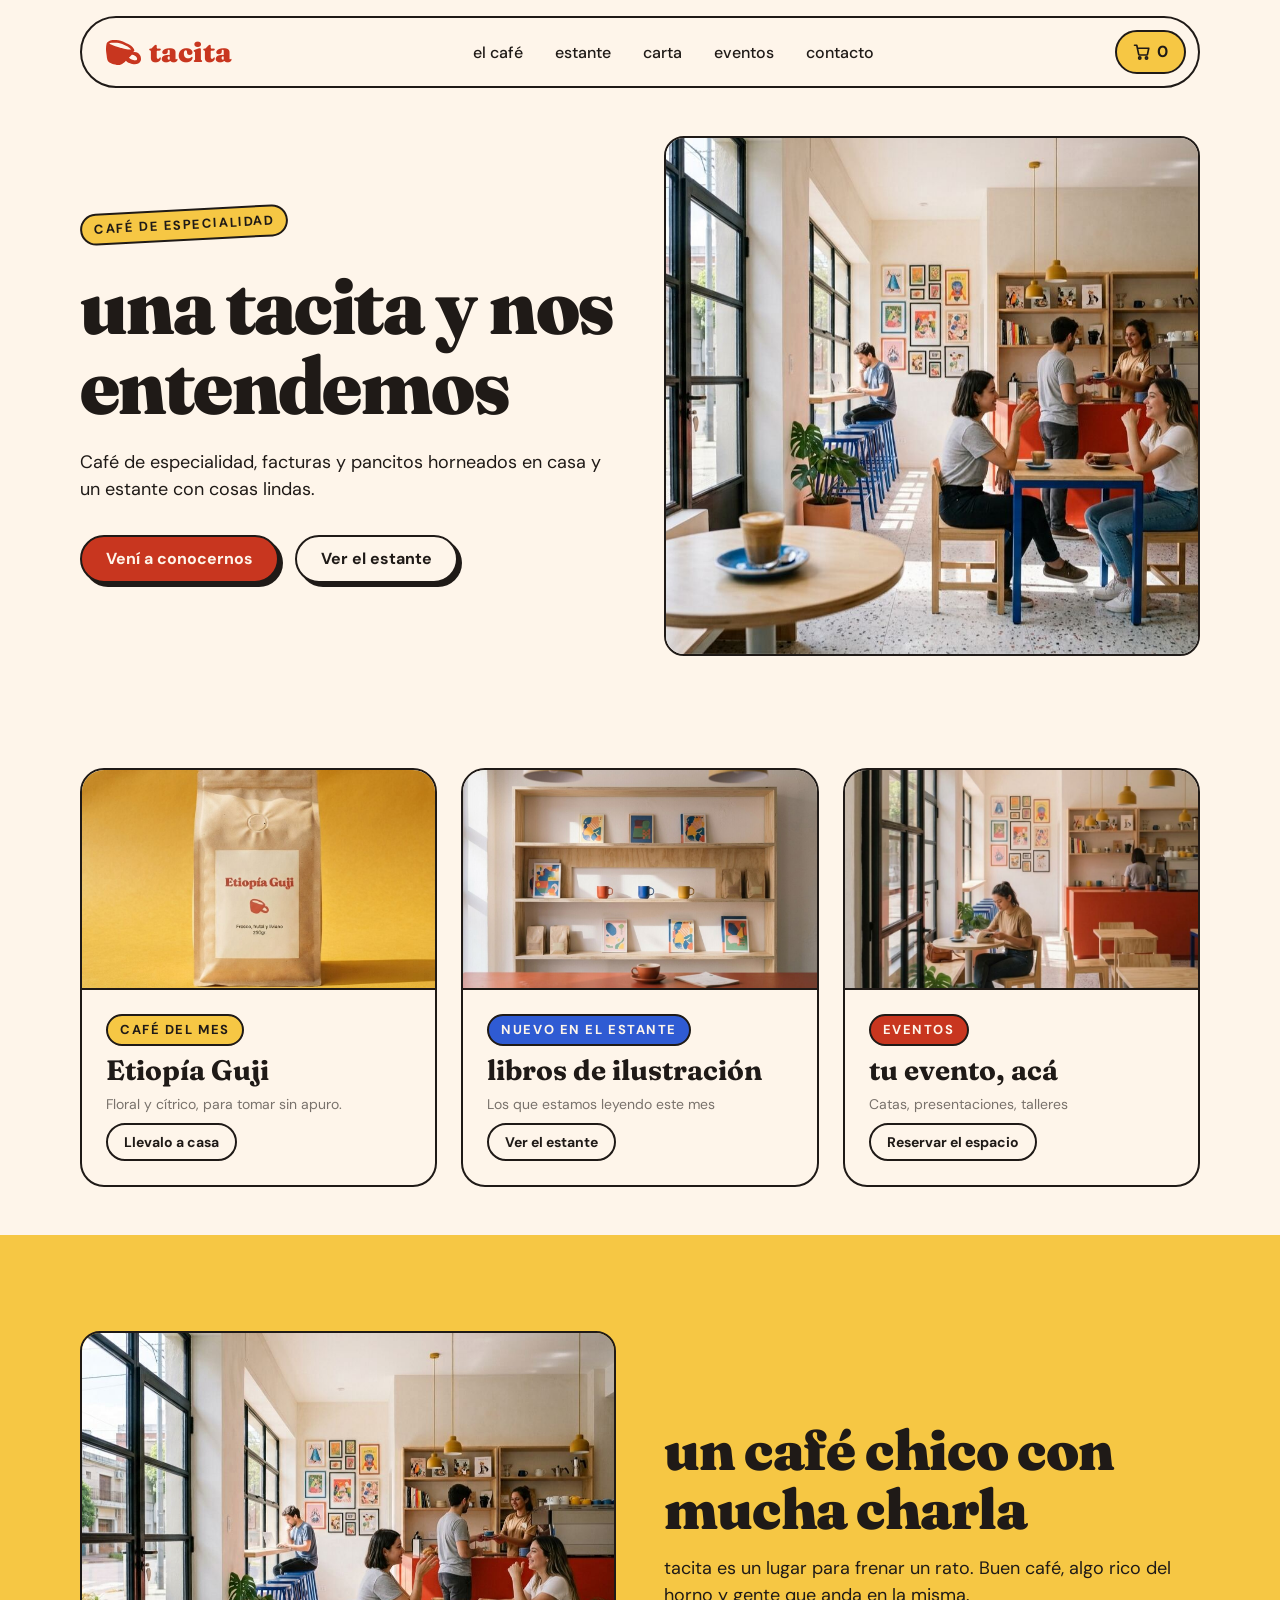
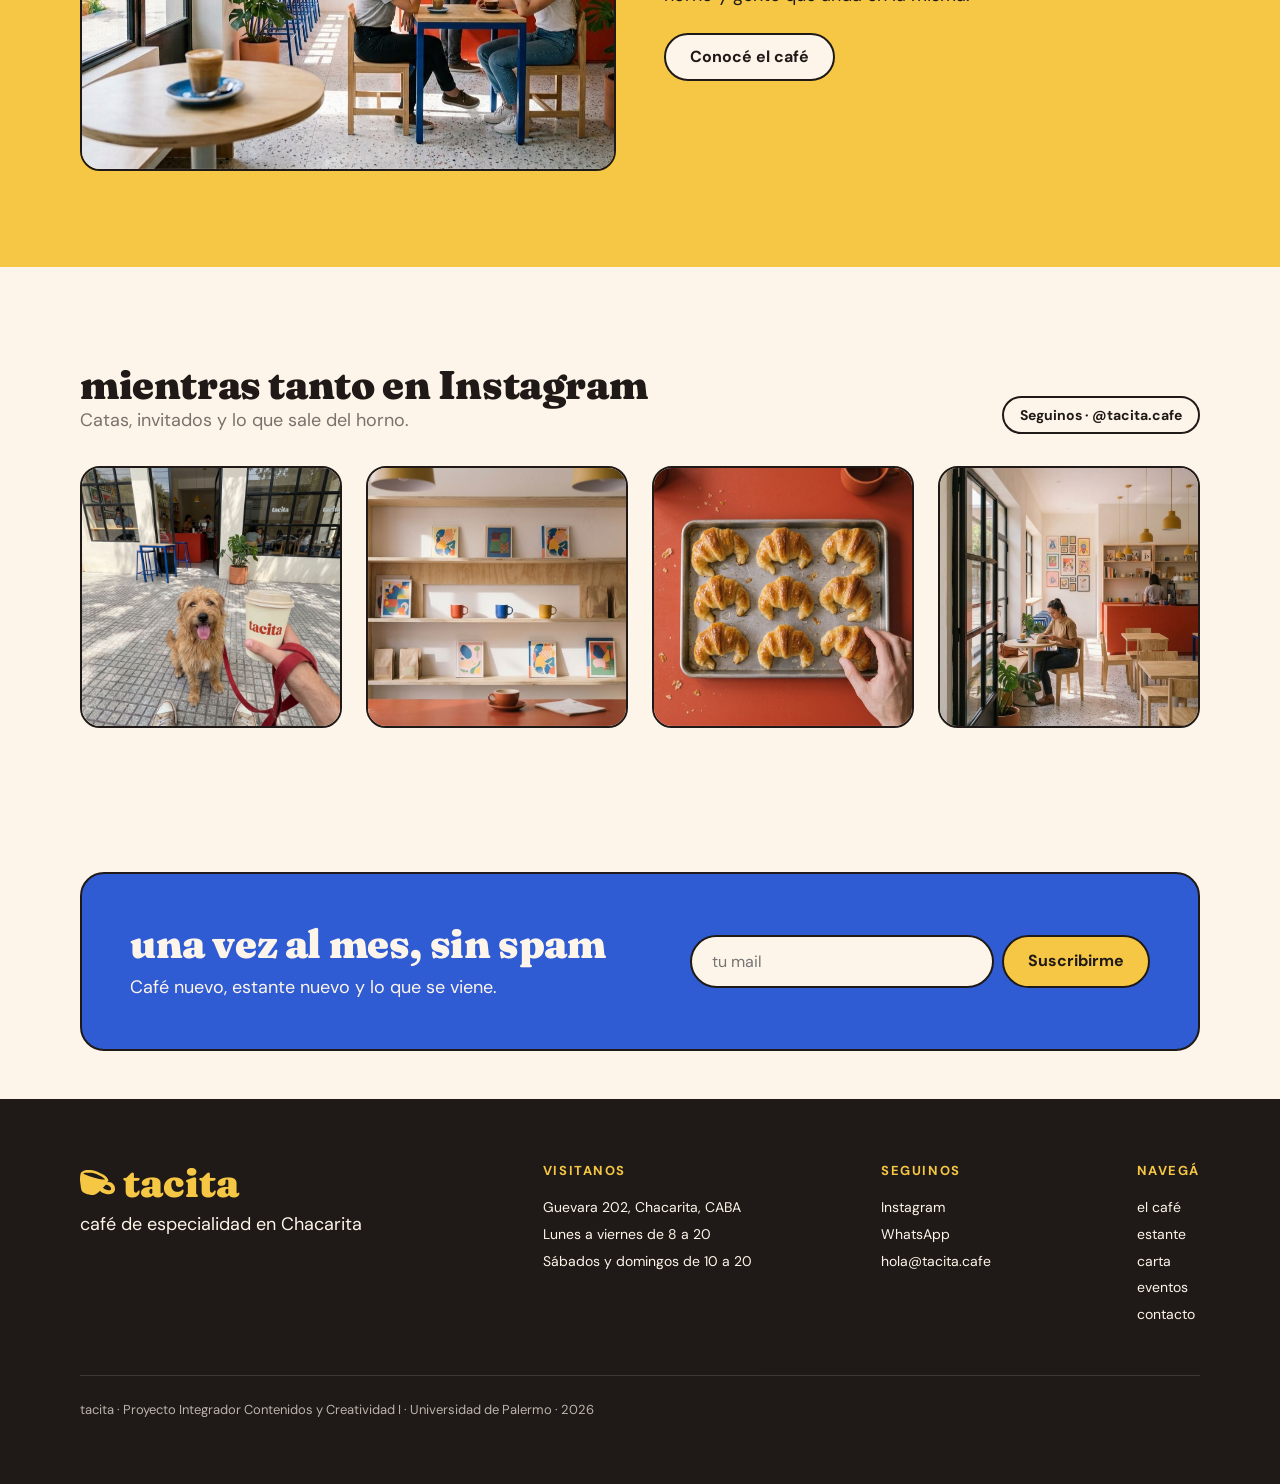
<file: index.html>
<!DOCTYPE html>
<html lang="es">
<head>
  <meta charset="UTF-8">
  <meta name="viewport" content="width=device-width, initial-scale=1">
  <title>tacita · café de especialidad en Chacarita</title>
  <meta name="description" content="Café de especialidad, facturas y pancitos horneados en casa y un estante con cosas lindas. En Chacarita.">
  <link rel="icon" href="img/favicon.svg" type="image/svg+xml">
  <!-- Tipografías de Google Fonts: Fraunces (títulos) y DM Sans (texto) -->
  <link rel="preconnect" href="https://fonts.googleapis.com">
  <link rel="preconnect" href="https://fonts.gstatic.com" crossorigin>
  <link rel="stylesheet" href="https://fonts.googleapis.com/css2?family=DM+Sans:opsz,wght@9..40,400;9..40,500;9..40,700&family=Fraunces:opsz,wght,SOFT,WONK@9..144,100..900,0..100,0..1&display=swap">
  <link rel="stylesheet" href="css/estilos.css">
  <script src="js/main.js" defer></script>
</head>
<body>

  <!-- ===== Header ===== -->
  <header class="header">
    <div class="contenedor">
      <nav class="header__barra" aria-label="Menú principal">
        <a class="logo" href="index.html" aria-label="tacita, ir al inicio">
          <svg viewBox="0 0 35 25" aria-hidden="true"><path fill="currentColor" d="M8.92857 0.00063744C9.40076 -0.00730842 9.76305 0.0595044 10.2169 0.0913501C13.214 0.301594 16.2608 1.18439 18.9986 2.41431C19.9043 2.82958 20.8001 3.26615 21.6852 3.72366C22.8855 4.3319 24.3625 5.09098 25.4076 5.92588C26.262 6.60844 27.6579 8.14975 28.0282 9.19382C28.2357 9.77879 28.6071 10.8828 28.0522 11.3637C27.5719 11.78 27.59 11.5812 27.3223 12.17C27.6931 12.1524 28.0653 12.0654 28.4417 12.0637C30.9757 12.0519 33.6218 13.6663 34.4906 16.0947C35.0092 17.544 35.2569 19.6429 34.6208 21.0901C32.8702 25.0743 27.3327 24.6718 24.0343 23.2404C23.0553 23.0719 21.7762 22.2515 20.9379 21.694C20.633 21.4912 20.2369 21.0804 19.9065 20.834C19.7683 21.0016 19.6251 21.1651 19.477 21.3242C18.6524 22.2038 17.2663 23.3209 16.2007 23.9078C15.8654 24.0924 15.3084 24.2964 14.9441 24.4469C14.1897 24.7529 13.5173 24.9859 12.6888 24.9988C10.3888 25.0346 8.15581 24.2558 5.94913 23.6983C5.64614 23.5861 5.3362 23.4508 5.03801 23.3319C3.9349 22.8919 2.8333 22.2747 2.05559 21.3599C1.4545 20.6528 1.31479 19.6431 1.14722 18.7619C1.07762 18.396 0.970998 18.036 0.907618 17.6687C0.845476 17.2288 0.809534 16.7792 0.755585 16.3395L0.414806 13.7301C0.280936 12.6991 0.0507998 11.3903 0.0196513 10.3708C-0.0499886 8.09062 0.0466647 5.69713 0.616653 3.48033C0.964079 2.12901 3.05834 0.890895 4.32874 0.471914C5.62609 0.0440453 7.56259 0.0236715 8.92857 0.00063744ZM3.24627 3.23828C3.67184 3.74619 4.32341 4.29955 4.91717 4.61032C5.47788 4.90381 6.2113 5.00595 6.79767 5.24735C8.46598 5.93404 10.2184 6.4011 11.9363 6.94425C12.9315 7.28884 13.9111 7.67809 14.9359 7.93189C15.1385 7.98206 15.3519 8.02809 15.5489 8.09178C17.1979 8.62489 18.9066 8.96336 20.6069 9.28611C20.9521 9.35162 21.2342 9.3864 21.5859 9.41736L21.9807 9.45025C23.2498 9.61852 24.0309 9.53454 25.2678 9.52615C23.4249 7.16242 19.9653 5.81809 17.3119 4.52888C17.0495 4.40138 16.5485 4.20702 16.25 4.10769C13.2413 2.63662 10.1754 2.51804 6.79416 2.75078C5.37871 2.84659 4.60734 2.77389 3.24627 3.23828ZM22.804 17.8455C23.3914 18.1534 23.9098 18.5729 24.475 18.8898C25.6895 19.5709 26.8477 20.003 28.2041 20.2931C28.5723 20.4163 29.1188 20.3727 29.5022 20.3678C30.9251 20.3497 31.4754 18.758 30.8242 17.6558C29.9203 16.1259 27.8119 14.6359 25.9923 14.8003C25.9015 14.8151 25.685 14.8434 25.617 14.9043C25.0697 15.3939 24.6373 15.989 24.1486 16.5276C23.733 16.9856 23.2259 17.3767 22.804 17.8455Z"/></svg>
          <span>tacita</span>
        </a>
        <ul class="header__menu" id="menu">
          <li><a href="el-cafe.html">el café</a></li>
          <li><a href="estante.html">estante</a></li>
          <li><a href="carta.html">carta</a></li>
          <li><a href="eventos.html">eventos</a></li>
          <li><a href="contacto.html">contacto</a></li>
        </ul>
        <div class="header__acciones">
          <a class="btn-carrito" href="carrito.html">
            <svg width="18" height="18" viewBox="0 0 24 24" fill="none" stroke="currentColor" stroke-width="2.2" stroke-linecap="round" stroke-linejoin="round" aria-hidden="true"><circle cx="9" cy="20" r="1.5"/><circle cx="18" cy="20" r="1.5"/><path d="M2 3h3l2.6 12.2a1 1 0 0 0 1 .8h9.7a1 1 0 0 0 1-.8L21 7H6"/></svg>
            <span class="solo-lector">Productos en el carrito:</span>
            <span class="carrito-contador" aria-live="polite">0</span>
          </a>
          <button class="btn-menu" type="button" aria-expanded="false" aria-controls="menu" aria-label="Abrir menú">
            <svg width="26" height="26" viewBox="0 0 24 24" fill="none" stroke="currentColor" stroke-width="2.4" stroke-linecap="round" aria-hidden="true"><path d="M4 7h16M4 12h16M4 17h16"/></svg>
          </button>
        </div>
      </nav>
    </div>
  </header>

  <main>

    <!-- ===== Hero ===== -->
    <section class="hero">
      <div class="contenedor dos-columnas">
        <div>
          <span class="sticker etiqueta">café de especialidad</span>
          <h1 class="display">una tacita y nos entendemos</h1>
          <p>Café de especialidad, facturas y pancitos horneados en casa y un estante con cosas lindas.</p>
          <div class="grupo-botones">
            <a class="btn btn--principal" href="el-cafe.html">Vení a conocernos</a>
            <a class="btn" href="estante.html">Ver el estante</a>
          </div>
        </div>
        <!-- Video en loop y sin sonido. Mientras carga (o si no hay video) se ve la foto del poster. -->
        <div class="foto foto--video">
          <video id="video-hero" autoplay muted loop playsinline poster="img/salon.jpg" aria-label="Un rato en tacita: gente charlando en el salón, una clienta leyendo y un perro en la vereda">
            <source src="video/hero.mp4" type="video/mp4">
          </video>
          <button class="btn-video" type="button" id="btn-video" aria-label="Pausar video">Pausa</button>
        </div>
      </div>
    </section>

    <!-- ===== Destacados ===== -->
    <section class="seccion--chica">
      <div class="contenedor grilla-3">
        <article class="card">
          <div class="card__foto"><img src="img/cafe-etiopia.jpg" alt="Bolsa de café Etiopía Guji" loading="lazy"></div>
          <div class="card__cuerpo">
            <span class="sticker etiqueta">café del mes</span>
            <h2 class="titulo-3">Etiopía Guji</h2>
            <p class="texto-chico suave">Floral y cítrico, para tomar sin apuro.</p>
            <a class="btn btn--chico" href="producto.html?id=etiopia">Llevalo a casa</a>
          </div>
        </article>
        <article class="card">
          <div class="card__foto"><img src="img/estante.jpg" alt="Libros ilustrados en el estante" loading="lazy"></div>
          <div class="card__cuerpo">
            <span class="sticker sticker--azul etiqueta">nuevo en el estante</span>
            <h2 class="titulo-3">libros de ilustración</h2>
            <p class="texto-chico suave">Los que estamos leyendo este mes</p>
            <a class="btn btn--chico" href="estante.html">Ver el estante</a>
          </div>
        </article>
        <article class="card">
          <div class="card__foto"><img src="img/salon-puerta.jpg" alt="El salón de tacita" loading="lazy"></div>
          <div class="card__cuerpo">
            <span class="sticker sticker--rojo etiqueta">eventos</span>
            <h2 class="titulo-3">tu evento, acá</h2>
            <p class="texto-chico suave">Catas, presentaciones, talleres</p>
            <a class="btn btn--chico" href="eventos.html">Reservar el espacio</a>
          </div>
        </article>
      </div>
    </section>

    <!-- ===== Sobre nosotros ===== -->
    <section class="seccion banda--amarillo">
      <div class="contenedor dos-columnas bloque-foto">
        <div class="foto">
          <img src="img/salon.jpg" alt="Gente charlando en el salón de tacita" loading="lazy">
        </div>
        <div>
          <h2 class="titulo-1">un café chico con mucha charla</h2>
          <p>tacita es un lugar para frenar un rato. Buen café, algo rico del horno y gente que anda en la misma.</p>
          <a class="btn" href="el-cafe.html">Conocé el café</a>
        </div>
      </div>
    </section>

    <!-- ===== Instagram ===== -->
    <section class="seccion">
      <div class="contenedor">
        <div class="fila-titulo">
          <div>
            <h2 class="titulo-2">mientras tanto en Instagram</h2>
            <p class="suave">Catas, invitados y lo que sale del horno.</p>
          </div>
          <a class="btn btn--chico" href="https://www.instagram.com/" target="_blank" rel="noopener">Seguinos · @tacita.cafe</a>
        </div>
        <div class="instagram">
          <div class="foto"><img src="img/perrito.jpg" alt="Un perro en la vereda de tacita mientras su dueño sostiene un café" loading="lazy"></div>
          <div class="foto"><img src="img/estante.jpg" alt="El estante con libros ilustrados y tazas" loading="lazy"></div>
          <div class="foto"><img src="img/croissants.jpg" alt="Una bandeja de croissants recién horneados" loading="lazy"></div>
          <div class="foto"><img src="img/salon-puerta.jpg" alt="Una clienta leyendo en el salón" loading="lazy"></div>
        </div>
      </div>
    </section>

    <!-- ===== Newsletter ===== -->
    <section class="seccion--chica">
      <div class="contenedor">
        <div class="newsletter">
          <div>
            <h2 class="titulo-2">una vez al mes, sin spam</h2>
            <p>Café nuevo, estante nuevo y lo que se viene.</p>
          </div>
          <div class="newsletter__accion">
            <form data-formulario>
              <label class="solo-lector" for="mail-newsletter">Tu mail</label>
              <input id="mail-newsletter" type="email" placeholder="tu mail" required>
              <button class="btn btn--amarillo" type="submit">Suscribirme</button>
            </form>
            <p class="mensaje-ok" hidden>¡Listo! Te sumamos a la lista.</p>
          </div>
        </div>
      </div>
    </section>

  </main>

  <!-- ===== Footer ===== -->
  <footer class="footer">
    <div class="contenedor">
      <div class="footer__grilla">
        <div class="footer__marca">
          <a class="logo" href="index.html"><svg viewBox="0 0 35 25" aria-hidden="true"><path fill="currentColor" d="M8.92857 0.00063744C9.40076 -0.00730842 9.76305 0.0595044 10.2169 0.0913501C13.214 0.301594 16.2608 1.18439 18.9986 2.41431C19.9043 2.82958 20.8001 3.26615 21.6852 3.72366C22.8855 4.3319 24.3625 5.09098 25.4076 5.92588C26.262 6.60844 27.6579 8.14975 28.0282 9.19382C28.2357 9.77879 28.6071 10.8828 28.0522 11.3637C27.5719 11.78 27.59 11.5812 27.3223 12.17C27.6931 12.1524 28.0653 12.0654 28.4417 12.0637C30.9757 12.0519 33.6218 13.6663 34.4906 16.0947C35.0092 17.544 35.2569 19.6429 34.6208 21.0901C32.8702 25.0743 27.3327 24.6718 24.0343 23.2404C23.0553 23.0719 21.7762 22.2515 20.9379 21.694C20.633 21.4912 20.2369 21.0804 19.9065 20.834C19.7683 21.0016 19.6251 21.1651 19.477 21.3242C18.6524 22.2038 17.2663 23.3209 16.2007 23.9078C15.8654 24.0924 15.3084 24.2964 14.9441 24.4469C14.1897 24.7529 13.5173 24.9859 12.6888 24.9988C10.3888 25.0346 8.15581 24.2558 5.94913 23.6983C5.64614 23.5861 5.3362 23.4508 5.03801 23.3319C3.9349 22.8919 2.8333 22.2747 2.05559 21.3599C1.4545 20.6528 1.31479 19.6431 1.14722 18.7619C1.07762 18.396 0.970998 18.036 0.907618 17.6687C0.845476 17.2288 0.809534 16.7792 0.755585 16.3395L0.414806 13.7301C0.280936 12.6991 0.0507998 11.3903 0.0196513 10.3708C-0.0499886 8.09062 0.0466647 5.69713 0.616653 3.48033C0.964079 2.12901 3.05834 0.890895 4.32874 0.471914C5.62609 0.0440453 7.56259 0.0236715 8.92857 0.00063744ZM3.24627 3.23828C3.67184 3.74619 4.32341 4.29955 4.91717 4.61032C5.47788 4.90381 6.2113 5.00595 6.79767 5.24735C8.46598 5.93404 10.2184 6.4011 11.9363 6.94425C12.9315 7.28884 13.9111 7.67809 14.9359 7.93189C15.1385 7.98206 15.3519 8.02809 15.5489 8.09178C17.1979 8.62489 18.9066 8.96336 20.6069 9.28611C20.9521 9.35162 21.2342 9.3864 21.5859 9.41736L21.9807 9.45025C23.2498 9.61852 24.0309 9.53454 25.2678 9.52615C23.4249 7.16242 19.9653 5.81809 17.3119 4.52888C17.0495 4.40138 16.5485 4.20702 16.25 4.10769C13.2413 2.63662 10.1754 2.51804 6.79416 2.75078C5.37871 2.84659 4.60734 2.77389 3.24627 3.23828ZM22.804 17.8455C23.3914 18.1534 23.9098 18.5729 24.475 18.8898C25.6895 19.5709 26.8477 20.003 28.2041 20.2931C28.5723 20.4163 29.1188 20.3727 29.5022 20.3678C30.9251 20.3497 31.4754 18.758 30.8242 17.6558C29.9203 16.1259 27.8119 14.6359 25.9923 14.8003C25.9015 14.8151 25.685 14.8434 25.617 14.9043C25.0697 15.3939 24.6373 15.989 24.1486 16.5276C23.733 16.9856 23.2259 17.3767 22.804 17.8455Z"/></svg><span>tacita</span></a>
          <p>café de especialidad en Chacarita</p>
        </div>
        <div>
          <span class="etiqueta">visitanos</span>
          <ul>
            <li>Guevara 202, Chacarita, CABA</li>
            <li>Lunes a viernes de 8 a 20</li>
            <li>Sábados y domingos de 10 a 20</li>
          </ul>
        </div>
        <div>
          <span class="etiqueta">seguinos</span>
          <ul>
            <li><a href="https://www.instagram.com/" target="_blank" rel="noopener">Instagram</a></li>
            <li><a href="https://wa.me/?text=Hola%20tacita!" target="_blank" rel="noopener">WhatsApp</a></li>
            <li><a href="mailto:hola@tacita.cafe">hola@tacita.cafe</a></li>
          </ul>
        </div>
        <div>
          <span class="etiqueta">navegá</span>
          <ul>
            <li><a href="el-cafe.html">el café</a></li>
            <li><a href="estante.html">estante</a></li>
            <li><a href="carta.html">carta</a></li>
            <li><a href="eventos.html">eventos</a></li>
            <li><a href="contacto.html">contacto</a></li>
          </ul>
        </div>
      </div>
      <p class="footer__nota">tacita · Proyecto Integrador Contenidos y Creatividad I · Universidad de Palermo · 2026</p>
    </div>
  </footer>

</body>
</html>
</file>
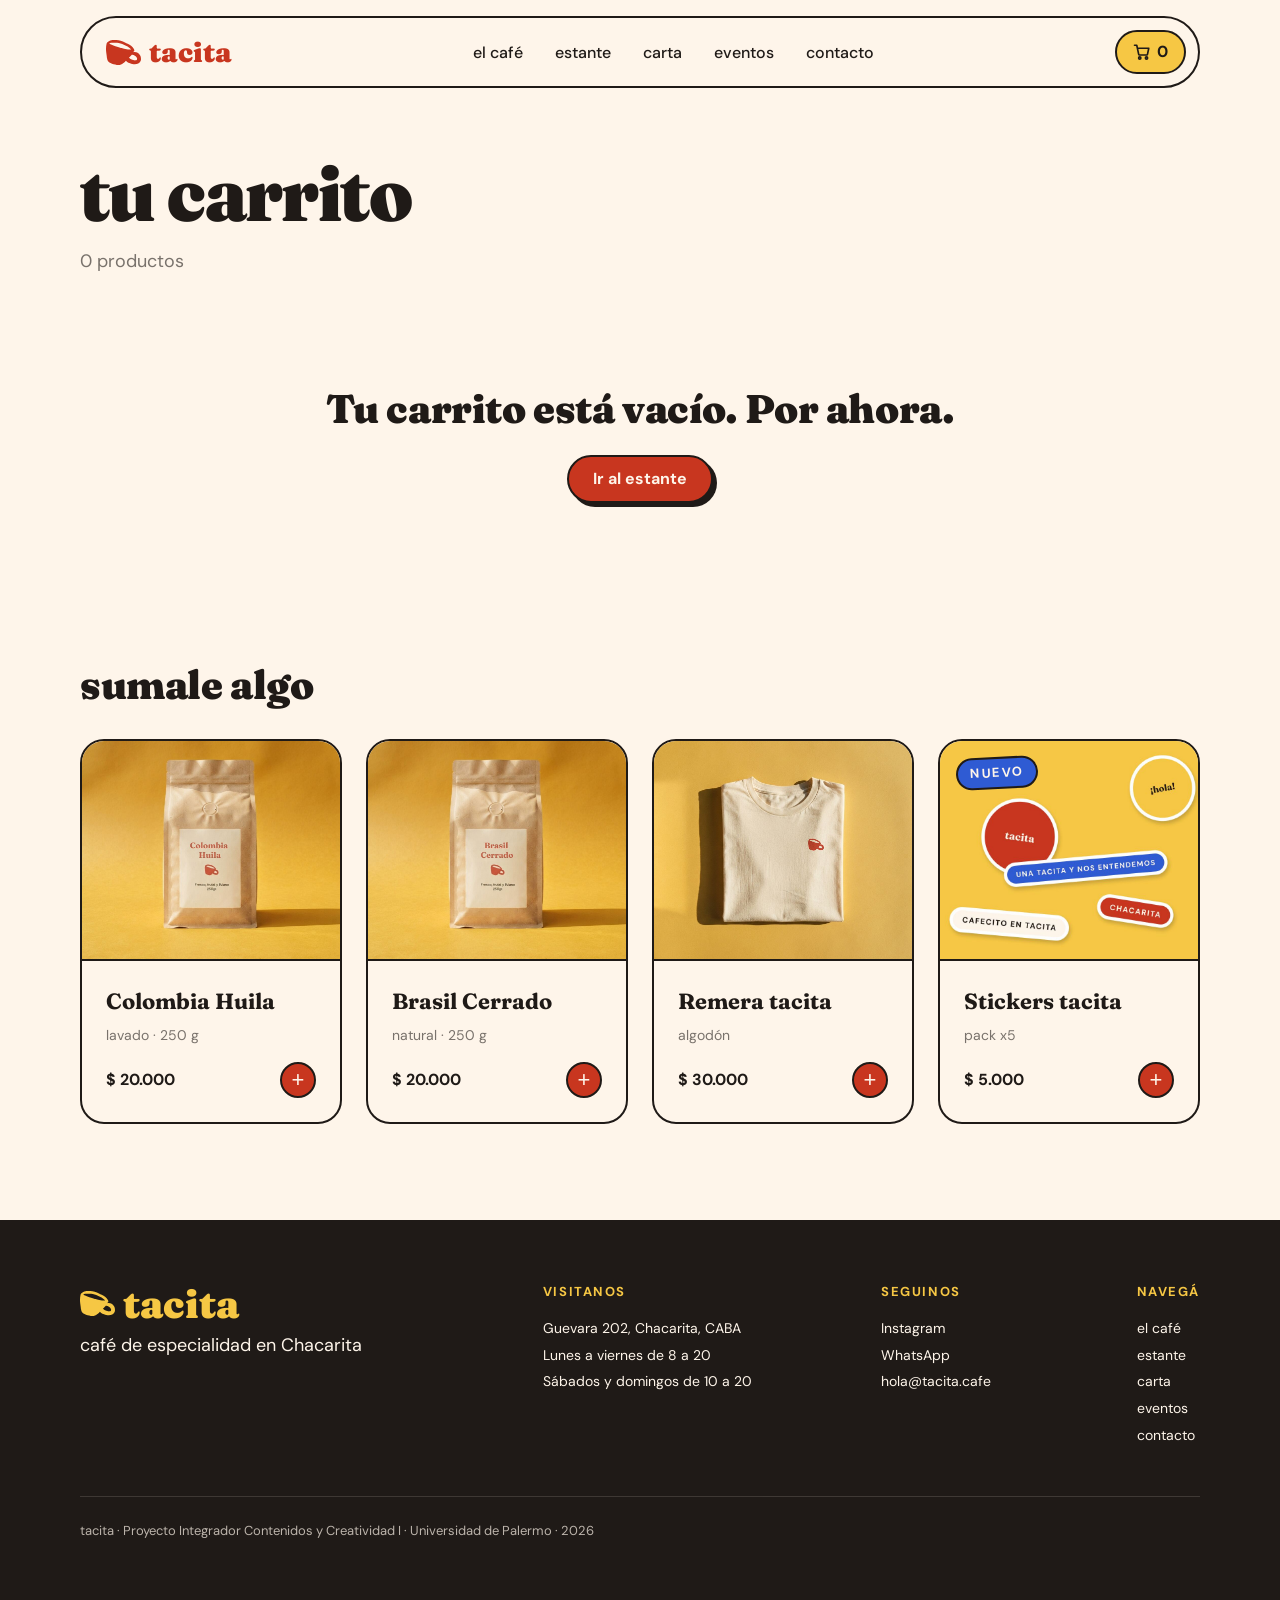
<file: carrito.html>
<!DOCTYPE html>
<html lang="es">
<head>
  <meta charset="UTF-8">
  <meta name="viewport" content="width=device-width, initial-scale=1">
  <title>tu carrito · tacita</title>
  <meta name="description" content="Los productos que elegiste del estante.">
  <link rel="icon" href="img/favicon.svg" type="image/svg+xml">
  <!-- Tipografías de Google Fonts: Fraunces (títulos) y DM Sans (texto) -->
  <link rel="preconnect" href="https://fonts.googleapis.com">
  <link rel="preconnect" href="https://fonts.gstatic.com" crossorigin>
  <link rel="stylesheet" href="https://fonts.googleapis.com/css2?family=DM+Sans:opsz,wght@9..40,400;9..40,500;9..40,700&family=Fraunces:opsz,wght,SOFT,WONK@9..144,100..900,0..100,0..1&display=swap">
  <link rel="stylesheet" href="css/estilos.css">
  <script src="js/main.js" defer></script>
</head>
<body>

  <!-- ===== Header ===== -->
  <header class="header">
    <div class="contenedor">
      <nav class="header__barra" aria-label="Menú principal">
        <a class="logo" href="index.html" aria-label="tacita, ir al inicio">
          <svg viewBox="0 0 35 25" aria-hidden="true"><path fill="currentColor" d="M8.92857 0.00063744C9.40076 -0.00730842 9.76305 0.0595044 10.2169 0.0913501C13.214 0.301594 16.2608 1.18439 18.9986 2.41431C19.9043 2.82958 20.8001 3.26615 21.6852 3.72366C22.8855 4.3319 24.3625 5.09098 25.4076 5.92588C26.262 6.60844 27.6579 8.14975 28.0282 9.19382C28.2357 9.77879 28.6071 10.8828 28.0522 11.3637C27.5719 11.78 27.59 11.5812 27.3223 12.17C27.6931 12.1524 28.0653 12.0654 28.4417 12.0637C30.9757 12.0519 33.6218 13.6663 34.4906 16.0947C35.0092 17.544 35.2569 19.6429 34.6208 21.0901C32.8702 25.0743 27.3327 24.6718 24.0343 23.2404C23.0553 23.0719 21.7762 22.2515 20.9379 21.694C20.633 21.4912 20.2369 21.0804 19.9065 20.834C19.7683 21.0016 19.6251 21.1651 19.477 21.3242C18.6524 22.2038 17.2663 23.3209 16.2007 23.9078C15.8654 24.0924 15.3084 24.2964 14.9441 24.4469C14.1897 24.7529 13.5173 24.9859 12.6888 24.9988C10.3888 25.0346 8.15581 24.2558 5.94913 23.6983C5.64614 23.5861 5.3362 23.4508 5.03801 23.3319C3.9349 22.8919 2.8333 22.2747 2.05559 21.3599C1.4545 20.6528 1.31479 19.6431 1.14722 18.7619C1.07762 18.396 0.970998 18.036 0.907618 17.6687C0.845476 17.2288 0.809534 16.7792 0.755585 16.3395L0.414806 13.7301C0.280936 12.6991 0.0507998 11.3903 0.0196513 10.3708C-0.0499886 8.09062 0.0466647 5.69713 0.616653 3.48033C0.964079 2.12901 3.05834 0.890895 4.32874 0.471914C5.62609 0.0440453 7.56259 0.0236715 8.92857 0.00063744ZM3.24627 3.23828C3.67184 3.74619 4.32341 4.29955 4.91717 4.61032C5.47788 4.90381 6.2113 5.00595 6.79767 5.24735C8.46598 5.93404 10.2184 6.4011 11.9363 6.94425C12.9315 7.28884 13.9111 7.67809 14.9359 7.93189C15.1385 7.98206 15.3519 8.02809 15.5489 8.09178C17.1979 8.62489 18.9066 8.96336 20.6069 9.28611C20.9521 9.35162 21.2342 9.3864 21.5859 9.41736L21.9807 9.45025C23.2498 9.61852 24.0309 9.53454 25.2678 9.52615C23.4249 7.16242 19.9653 5.81809 17.3119 4.52888C17.0495 4.40138 16.5485 4.20702 16.25 4.10769C13.2413 2.63662 10.1754 2.51804 6.79416 2.75078C5.37871 2.84659 4.60734 2.77389 3.24627 3.23828ZM22.804 17.8455C23.3914 18.1534 23.9098 18.5729 24.475 18.8898C25.6895 19.5709 26.8477 20.003 28.2041 20.2931C28.5723 20.4163 29.1188 20.3727 29.5022 20.3678C30.9251 20.3497 31.4754 18.758 30.8242 17.6558C29.9203 16.1259 27.8119 14.6359 25.9923 14.8003C25.9015 14.8151 25.685 14.8434 25.617 14.9043C25.0697 15.3939 24.6373 15.989 24.1486 16.5276C23.733 16.9856 23.2259 17.3767 22.804 17.8455Z"/></svg>
          <span>tacita</span>
        </a>
        <ul class="header__menu" id="menu">
          <li><a href="el-cafe.html">el café</a></li>
          <li><a href="estante.html">estante</a></li>
          <li><a href="carta.html">carta</a></li>
          <li><a href="eventos.html">eventos</a></li>
          <li><a href="contacto.html">contacto</a></li>
        </ul>
        <div class="header__acciones">
          <a class="btn-carrito" href="carrito.html">
            <svg width="18" height="18" viewBox="0 0 24 24" fill="none" stroke="currentColor" stroke-width="2.2" stroke-linecap="round" stroke-linejoin="round" aria-hidden="true"><circle cx="9" cy="20" r="1.5"/><circle cx="18" cy="20" r="1.5"/><path d="M2 3h3l2.6 12.2a1 1 0 0 0 1 .8h9.7a1 1 0 0 0 1-.8L21 7H6"/></svg>
            <span class="solo-lector">Productos en el carrito:</span>
            <span class="carrito-contador" aria-live="polite">0</span>
          </a>
          <button class="btn-menu" type="button" aria-expanded="false" aria-controls="menu" aria-label="Abrir menú">
            <svg width="26" height="26" viewBox="0 0 24 24" fill="none" stroke="currentColor" stroke-width="2.4" stroke-linecap="round" aria-hidden="true"><path d="M4 7h16M4 12h16M4 17h16"/></svg>
          </button>
        </div>
      </nav>
    </div>
  </header>

  <main>

    <section class="encabezado-pagina">
      <div class="contenedor">
        <h1 class="display">tu carrito</h1>
        <p class="suave" id="carrito-cantidad">0 productos</p>
      </div>
    </section>

    <section class="contenedor">
      <!-- La lista la arma JavaScript con lo que hay guardado en el carrito -->
      <div class="compra" id="carrito-contenido" hidden>
        <ul id="lista-carrito"></ul>
        <aside class="resumen">
          <h2 class="titulo-3">resumen</h2>
          <div class="resumen__fila"><span>Subtotal</span><span id="carrito-subtotal">$ 0</span></div>
          <div class="resumen__fila"><span>Envío</span><span class="suave">en el paso siguiente</span></div>
          <div class="resumen__fila resumen__total"><span>Total</span><span id="carrito-total">$ 0</span></div>
          <a class="btn btn--principal btn--ancho" href="checkout.html">Ir a pagar</a>
          <a class="resumen__link" href="estante.html">Seguir mirando el estante</a>
        </aside>
      </div>

      <div class="vacio" id="carrito-vacio">
        <p class="titulo-2 serif">Tu carrito está vacío. Por ahora.</p>
        <a class="btn btn--principal" href="estante.html">Ir al estante</a>
      </div>
    </section>

    <section class="seccion">
      <div class="contenedor">
        <h2 class="titulo-2 subtitulo-seccion">sumale algo</h2>
        <div class="grilla-4">
          <article class="card" data-categoria="café">
            <div class="card__foto">
              <img src="img/cafe-colombia.jpg" alt="Colombia Huila" loading="lazy">
            </div>
            <div class="card__cuerpo">
              <h3 class="producto__nombre serif"><a href="producto.html?id=colombia">Colombia Huila</a></h3>
              <p class="texto-chico suave">lavado · 250 g</p>
              <div class="producto__pie">
                <span class="precio">$ 20.000</span>
                <button class="btn-mas" type="button" data-agregar="colombia" aria-label="Agregar Colombia Huila al carrito">+</button>
              </div>
            </div>
          </article>
          <article class="card" data-categoria="café">
            <div class="card__foto">
              <img src="img/cafe-brasil.jpg" alt="Brasil Cerrado" loading="lazy">
            </div>
            <div class="card__cuerpo">
              <h3 class="producto__nombre serif"><a href="producto.html?id=brasil">Brasil Cerrado</a></h3>
              <p class="texto-chico suave">natural · 250 g</p>
              <div class="producto__pie">
                <span class="precio">$ 20.000</span>
                <button class="btn-mas" type="button" data-agregar="brasil" aria-label="Agregar Brasil Cerrado al carrito">+</button>
              </div>
            </div>
          </article>
          <article class="card" data-categoria="merch">
            <div class="card__foto">
              <img src="img/remera.jpg" alt="Remera tacita" loading="lazy">
            </div>
            <div class="card__cuerpo">
              <h3 class="producto__nombre serif"><a href="producto.html?id=remera">Remera tacita</a></h3>
              <p class="texto-chico suave">algodón</p>
              <div class="producto__pie">
                <span class="precio">$ 30.000</span>
                <button class="btn-mas" type="button" data-agregar="remera" aria-label="Agregar Remera tacita al carrito">+</button>
              </div>
            </div>
          </article>
          <article class="card" data-categoria="merch">
            <div class="card__foto">
              <img src="img/stickers.jpg" alt="Stickers tacita" loading="lazy">
            <span class="sticker etiqueta sticker--azul">nuevo</span>
            </div>
            <div class="card__cuerpo">
              <h3 class="producto__nombre serif"><a href="producto.html?id=stickers">Stickers tacita</a></h3>
              <p class="texto-chico suave">pack x5</p>
              <div class="producto__pie">
                <span class="precio">$ 5.000</span>
                <button class="btn-mas" type="button" data-agregar="stickers" aria-label="Agregar Stickers tacita al carrito">+</button>
              </div>
            </div>
          </article>
        </div>
      </div>
    </section>

  </main>

  <!-- ===== Footer ===== -->
  <footer class="footer">
    <div class="contenedor">
      <div class="footer__grilla">
        <div class="footer__marca">
          <a class="logo" href="index.html"><svg viewBox="0 0 35 25" aria-hidden="true"><path fill="currentColor" d="M8.92857 0.00063744C9.40076 -0.00730842 9.76305 0.0595044 10.2169 0.0913501C13.214 0.301594 16.2608 1.18439 18.9986 2.41431C19.9043 2.82958 20.8001 3.26615 21.6852 3.72366C22.8855 4.3319 24.3625 5.09098 25.4076 5.92588C26.262 6.60844 27.6579 8.14975 28.0282 9.19382C28.2357 9.77879 28.6071 10.8828 28.0522 11.3637C27.5719 11.78 27.59 11.5812 27.3223 12.17C27.6931 12.1524 28.0653 12.0654 28.4417 12.0637C30.9757 12.0519 33.6218 13.6663 34.4906 16.0947C35.0092 17.544 35.2569 19.6429 34.6208 21.0901C32.8702 25.0743 27.3327 24.6718 24.0343 23.2404C23.0553 23.0719 21.7762 22.2515 20.9379 21.694C20.633 21.4912 20.2369 21.0804 19.9065 20.834C19.7683 21.0016 19.6251 21.1651 19.477 21.3242C18.6524 22.2038 17.2663 23.3209 16.2007 23.9078C15.8654 24.0924 15.3084 24.2964 14.9441 24.4469C14.1897 24.7529 13.5173 24.9859 12.6888 24.9988C10.3888 25.0346 8.15581 24.2558 5.94913 23.6983C5.64614 23.5861 5.3362 23.4508 5.03801 23.3319C3.9349 22.8919 2.8333 22.2747 2.05559 21.3599C1.4545 20.6528 1.31479 19.6431 1.14722 18.7619C1.07762 18.396 0.970998 18.036 0.907618 17.6687C0.845476 17.2288 0.809534 16.7792 0.755585 16.3395L0.414806 13.7301C0.280936 12.6991 0.0507998 11.3903 0.0196513 10.3708C-0.0499886 8.09062 0.0466647 5.69713 0.616653 3.48033C0.964079 2.12901 3.05834 0.890895 4.32874 0.471914C5.62609 0.0440453 7.56259 0.0236715 8.92857 0.00063744ZM3.24627 3.23828C3.67184 3.74619 4.32341 4.29955 4.91717 4.61032C5.47788 4.90381 6.2113 5.00595 6.79767 5.24735C8.46598 5.93404 10.2184 6.4011 11.9363 6.94425C12.9315 7.28884 13.9111 7.67809 14.9359 7.93189C15.1385 7.98206 15.3519 8.02809 15.5489 8.09178C17.1979 8.62489 18.9066 8.96336 20.6069 9.28611C20.9521 9.35162 21.2342 9.3864 21.5859 9.41736L21.9807 9.45025C23.2498 9.61852 24.0309 9.53454 25.2678 9.52615C23.4249 7.16242 19.9653 5.81809 17.3119 4.52888C17.0495 4.40138 16.5485 4.20702 16.25 4.10769C13.2413 2.63662 10.1754 2.51804 6.79416 2.75078C5.37871 2.84659 4.60734 2.77389 3.24627 3.23828ZM22.804 17.8455C23.3914 18.1534 23.9098 18.5729 24.475 18.8898C25.6895 19.5709 26.8477 20.003 28.2041 20.2931C28.5723 20.4163 29.1188 20.3727 29.5022 20.3678C30.9251 20.3497 31.4754 18.758 30.8242 17.6558C29.9203 16.1259 27.8119 14.6359 25.9923 14.8003C25.9015 14.8151 25.685 14.8434 25.617 14.9043C25.0697 15.3939 24.6373 15.989 24.1486 16.5276C23.733 16.9856 23.2259 17.3767 22.804 17.8455Z"/></svg><span>tacita</span></a>
          <p>café de especialidad en Chacarita</p>
        </div>
        <div>
          <span class="etiqueta">visitanos</span>
          <ul>
            <li>Guevara 202, Chacarita, CABA</li>
            <li>Lunes a viernes de 8 a 20</li>
            <li>Sábados y domingos de 10 a 20</li>
          </ul>
        </div>
        <div>
          <span class="etiqueta">seguinos</span>
          <ul>
            <li><a href="https://www.instagram.com/" target="_blank" rel="noopener">Instagram</a></li>
            <li><a href="https://wa.me/?text=Hola%20tacita!" target="_blank" rel="noopener">WhatsApp</a></li>
            <li><a href="mailto:hola@tacita.cafe">hola@tacita.cafe</a></li>
          </ul>
        </div>
        <div>
          <span class="etiqueta">navegá</span>
          <ul>
            <li><a href="el-cafe.html">el café</a></li>
            <li><a href="estante.html">estante</a></li>
            <li><a href="carta.html">carta</a></li>
            <li><a href="eventos.html">eventos</a></li>
            <li><a href="contacto.html">contacto</a></li>
          </ul>
        </div>
      </div>
      <p class="footer__nota">tacita · Proyecto Integrador Contenidos y Creatividad I · Universidad de Palermo · 2026</p>
    </div>
  </footer>

</body>
</html>
</file>
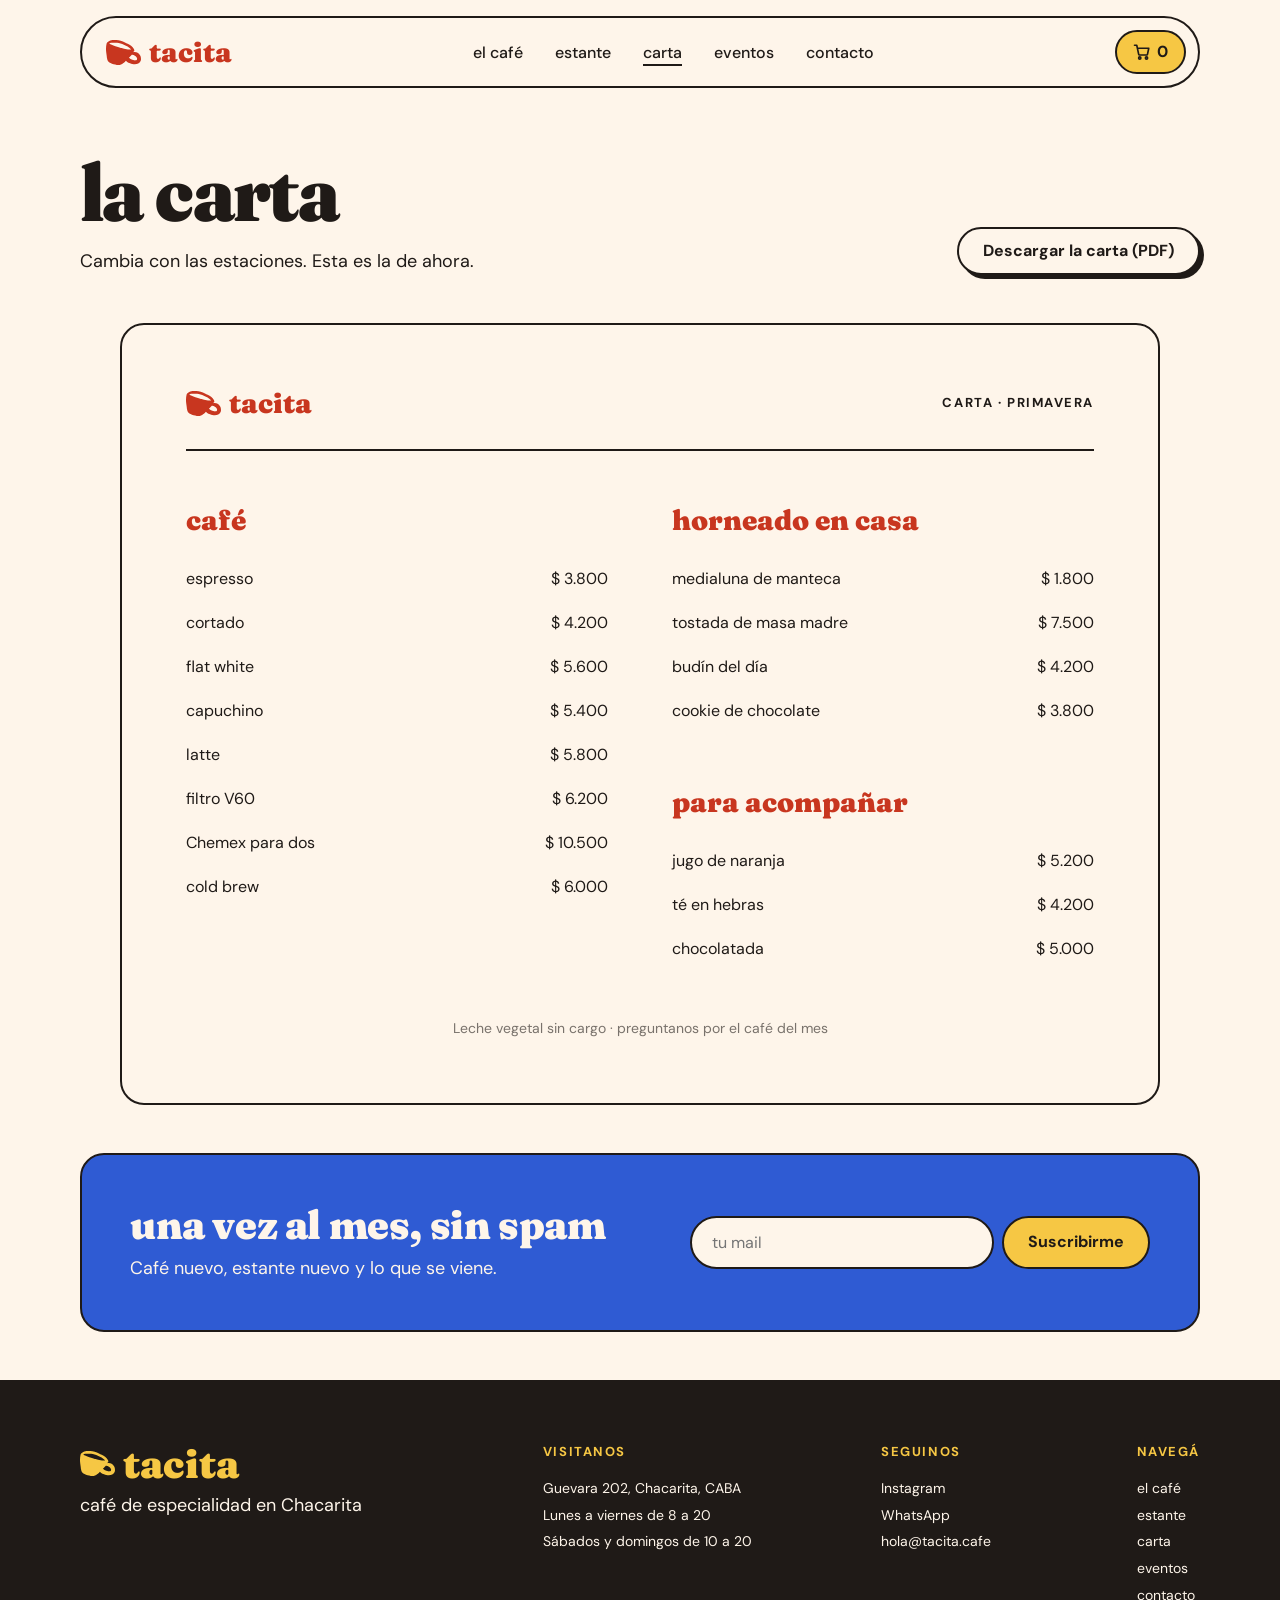
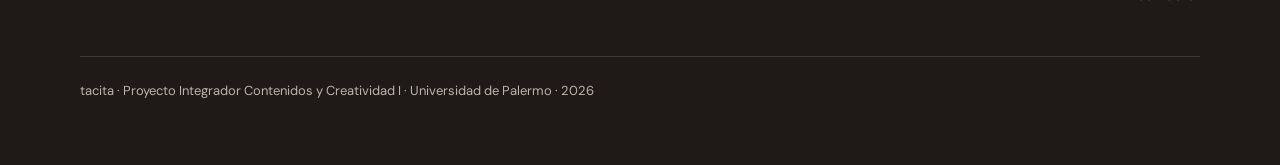
<file: carta.html>
<!DOCTYPE html>
<html lang="es">
<head>
  <meta charset="UTF-8">
  <meta name="viewport" content="width=device-width, initial-scale=1">
  <title>la carta · tacita</title>
  <meta name="description" content="La carta de tacita: café, cosas del horno y para acompañar.">
  <link rel="icon" href="img/favicon.svg" type="image/svg+xml">
  <!-- Tipografías de Google Fonts: Fraunces (títulos) y DM Sans (texto) -->
  <link rel="preconnect" href="https://fonts.googleapis.com">
  <link rel="preconnect" href="https://fonts.gstatic.com" crossorigin>
  <link rel="stylesheet" href="https://fonts.googleapis.com/css2?family=DM+Sans:opsz,wght@9..40,400;9..40,500;9..40,700&family=Fraunces:opsz,wght,SOFT,WONK@9..144,100..900,0..100,0..1&display=swap">
  <link rel="stylesheet" href="css/estilos.css">
  <script src="js/main.js" defer></script>
</head>
<body>

  <!-- ===== Header ===== -->
  <header class="header">
    <div class="contenedor">
      <nav class="header__barra" aria-label="Menú principal">
        <a class="logo" href="index.html" aria-label="tacita, ir al inicio">
          <svg viewBox="0 0 35 25" aria-hidden="true"><path fill="currentColor" d="M8.92857 0.00063744C9.40076 -0.00730842 9.76305 0.0595044 10.2169 0.0913501C13.214 0.301594 16.2608 1.18439 18.9986 2.41431C19.9043 2.82958 20.8001 3.26615 21.6852 3.72366C22.8855 4.3319 24.3625 5.09098 25.4076 5.92588C26.262 6.60844 27.6579 8.14975 28.0282 9.19382C28.2357 9.77879 28.6071 10.8828 28.0522 11.3637C27.5719 11.78 27.59 11.5812 27.3223 12.17C27.6931 12.1524 28.0653 12.0654 28.4417 12.0637C30.9757 12.0519 33.6218 13.6663 34.4906 16.0947C35.0092 17.544 35.2569 19.6429 34.6208 21.0901C32.8702 25.0743 27.3327 24.6718 24.0343 23.2404C23.0553 23.0719 21.7762 22.2515 20.9379 21.694C20.633 21.4912 20.2369 21.0804 19.9065 20.834C19.7683 21.0016 19.6251 21.1651 19.477 21.3242C18.6524 22.2038 17.2663 23.3209 16.2007 23.9078C15.8654 24.0924 15.3084 24.2964 14.9441 24.4469C14.1897 24.7529 13.5173 24.9859 12.6888 24.9988C10.3888 25.0346 8.15581 24.2558 5.94913 23.6983C5.64614 23.5861 5.3362 23.4508 5.03801 23.3319C3.9349 22.8919 2.8333 22.2747 2.05559 21.3599C1.4545 20.6528 1.31479 19.6431 1.14722 18.7619C1.07762 18.396 0.970998 18.036 0.907618 17.6687C0.845476 17.2288 0.809534 16.7792 0.755585 16.3395L0.414806 13.7301C0.280936 12.6991 0.0507998 11.3903 0.0196513 10.3708C-0.0499886 8.09062 0.0466647 5.69713 0.616653 3.48033C0.964079 2.12901 3.05834 0.890895 4.32874 0.471914C5.62609 0.0440453 7.56259 0.0236715 8.92857 0.00063744ZM3.24627 3.23828C3.67184 3.74619 4.32341 4.29955 4.91717 4.61032C5.47788 4.90381 6.2113 5.00595 6.79767 5.24735C8.46598 5.93404 10.2184 6.4011 11.9363 6.94425C12.9315 7.28884 13.9111 7.67809 14.9359 7.93189C15.1385 7.98206 15.3519 8.02809 15.5489 8.09178C17.1979 8.62489 18.9066 8.96336 20.6069 9.28611C20.9521 9.35162 21.2342 9.3864 21.5859 9.41736L21.9807 9.45025C23.2498 9.61852 24.0309 9.53454 25.2678 9.52615C23.4249 7.16242 19.9653 5.81809 17.3119 4.52888C17.0495 4.40138 16.5485 4.20702 16.25 4.10769C13.2413 2.63662 10.1754 2.51804 6.79416 2.75078C5.37871 2.84659 4.60734 2.77389 3.24627 3.23828ZM22.804 17.8455C23.3914 18.1534 23.9098 18.5729 24.475 18.8898C25.6895 19.5709 26.8477 20.003 28.2041 20.2931C28.5723 20.4163 29.1188 20.3727 29.5022 20.3678C30.9251 20.3497 31.4754 18.758 30.8242 17.6558C29.9203 16.1259 27.8119 14.6359 25.9923 14.8003C25.9015 14.8151 25.685 14.8434 25.617 14.9043C25.0697 15.3939 24.6373 15.989 24.1486 16.5276C23.733 16.9856 23.2259 17.3767 22.804 17.8455Z"/></svg>
          <span>tacita</span>
        </a>
        <ul class="header__menu" id="menu">
          <li><a href="el-cafe.html">el café</a></li>
          <li><a href="estante.html">estante</a></li>
          <li><a href="carta.html" aria-current="page">carta</a></li>
          <li><a href="eventos.html">eventos</a></li>
          <li><a href="contacto.html">contacto</a></li>
        </ul>
        <div class="header__acciones">
          <a class="btn-carrito" href="carrito.html">
            <svg width="18" height="18" viewBox="0 0 24 24" fill="none" stroke="currentColor" stroke-width="2.2" stroke-linecap="round" stroke-linejoin="round" aria-hidden="true"><circle cx="9" cy="20" r="1.5"/><circle cx="18" cy="20" r="1.5"/><path d="M2 3h3l2.6 12.2a1 1 0 0 0 1 .8h9.7a1 1 0 0 0 1-.8L21 7H6"/></svg>
            <span class="solo-lector">Productos en el carrito:</span>
            <span class="carrito-contador" aria-live="polite">0</span>
          </a>
          <button class="btn-menu" type="button" aria-expanded="false" aria-controls="menu" aria-label="Abrir menú">
            <svg width="26" height="26" viewBox="0 0 24 24" fill="none" stroke="currentColor" stroke-width="2.4" stroke-linecap="round" aria-hidden="true"><path d="M4 7h16M4 12h16M4 17h16"/></svg>
          </button>
        </div>
      </nav>
    </div>
  </header>

  <main>

    <section class="encabezado-pagina">
      <div class="contenedor fila-titulo">
        <div>
          <h1 class="display">la carta</h1>
          <p>Cambia con las estaciones. Esta es la de ahora.</p>
        </div>
        <!-- Abre la ventana de impresión: desde ahí se guarda como PDF -->
        <button class="btn" type="button" onclick="window.print()">Descargar la carta (PDF)</button>
      </div>
    </section>

    <section class="contenedor">
      <article class="carta">
        <div class="carta__cabecera">
          <span class="logo"><svg viewBox="0 0 35 25" aria-hidden="true"><path fill="currentColor" d="M8.92857 0.00063744C9.40076 -0.00730842 9.76305 0.0595044 10.2169 0.0913501C13.214 0.301594 16.2608 1.18439 18.9986 2.41431C19.9043 2.82958 20.8001 3.26615 21.6852 3.72366C22.8855 4.3319 24.3625 5.09098 25.4076 5.92588C26.262 6.60844 27.6579 8.14975 28.0282 9.19382C28.2357 9.77879 28.6071 10.8828 28.0522 11.3637C27.5719 11.78 27.59 11.5812 27.3223 12.17C27.6931 12.1524 28.0653 12.0654 28.4417 12.0637C30.9757 12.0519 33.6218 13.6663 34.4906 16.0947C35.0092 17.544 35.2569 19.6429 34.6208 21.0901C32.8702 25.0743 27.3327 24.6718 24.0343 23.2404C23.0553 23.0719 21.7762 22.2515 20.9379 21.694C20.633 21.4912 20.2369 21.0804 19.9065 20.834C19.7683 21.0016 19.6251 21.1651 19.477 21.3242C18.6524 22.2038 17.2663 23.3209 16.2007 23.9078C15.8654 24.0924 15.3084 24.2964 14.9441 24.4469C14.1897 24.7529 13.5173 24.9859 12.6888 24.9988C10.3888 25.0346 8.15581 24.2558 5.94913 23.6983C5.64614 23.5861 5.3362 23.4508 5.03801 23.3319C3.9349 22.8919 2.8333 22.2747 2.05559 21.3599C1.4545 20.6528 1.31479 19.6431 1.14722 18.7619C1.07762 18.396 0.970998 18.036 0.907618 17.6687C0.845476 17.2288 0.809534 16.7792 0.755585 16.3395L0.414806 13.7301C0.280936 12.6991 0.0507998 11.3903 0.0196513 10.3708C-0.0499886 8.09062 0.0466647 5.69713 0.616653 3.48033C0.964079 2.12901 3.05834 0.890895 4.32874 0.471914C5.62609 0.0440453 7.56259 0.0236715 8.92857 0.00063744ZM3.24627 3.23828C3.67184 3.74619 4.32341 4.29955 4.91717 4.61032C5.47788 4.90381 6.2113 5.00595 6.79767 5.24735C8.46598 5.93404 10.2184 6.4011 11.9363 6.94425C12.9315 7.28884 13.9111 7.67809 14.9359 7.93189C15.1385 7.98206 15.3519 8.02809 15.5489 8.09178C17.1979 8.62489 18.9066 8.96336 20.6069 9.28611C20.9521 9.35162 21.2342 9.3864 21.5859 9.41736L21.9807 9.45025C23.2498 9.61852 24.0309 9.53454 25.2678 9.52615C23.4249 7.16242 19.9653 5.81809 17.3119 4.52888C17.0495 4.40138 16.5485 4.20702 16.25 4.10769C13.2413 2.63662 10.1754 2.51804 6.79416 2.75078C5.37871 2.84659 4.60734 2.77389 3.24627 3.23828ZM22.804 17.8455C23.3914 18.1534 23.9098 18.5729 24.475 18.8898C25.6895 19.5709 26.8477 20.003 28.2041 20.2931C28.5723 20.4163 29.1188 20.3727 29.5022 20.3678C30.9251 20.3497 31.4754 18.758 30.8242 17.6558C29.9203 16.1259 27.8119 14.6359 25.9923 14.8003C25.9015 14.8151 25.685 14.8434 25.617 14.9043C25.0697 15.3939 24.6373 15.989 24.1486 16.5276C23.733 16.9856 23.2259 17.3767 22.804 17.8455Z"/></svg><span>tacita</span></span>
          <span class="etiqueta">carta · primavera</span>
        </div>
        <div class="carta__columnas">
          <div>
            <h2>café</h2>
            <ul class="carta__lista">
              <li><span>espresso</span><span>$ 3.800</span></li>
              <li><span>cortado</span><span>$ 4.200</span></li>
              <li><span>flat white</span><span>$ 5.600</span></li>
              <li><span>capuchino</span><span>$ 5.400</span></li>
              <li><span>latte</span><span>$ 5.800</span></li>
              <li><span>filtro V60</span><span>$ 6.200</span></li>
              <li><span>Chemex para dos</span><span>$ 10.500</span></li>
              <li><span>cold brew</span><span>$ 6.000</span></li>
            </ul>
          </div>
          <div>
            <h2>horneado en casa</h2>
            <ul class="carta__lista">
              <li><span>medialuna de manteca</span><span>$ 1.800</span></li>
              <li><span>tostada de masa madre</span><span>$ 7.500</span></li>
              <li><span>budín del día</span><span>$ 4.200</span></li>
              <li><span>cookie de chocolate</span><span>$ 3.800</span></li>
            </ul>
            <h2>para acompañar</h2>
            <ul class="carta__lista">
              <li><span>jugo de naranja</span><span>$ 5.200</span></li>
              <li><span>té en hebras</span><span>$ 4.200</span></li>
              <li><span>chocolatada</span><span>$ 5.000</span></li>
            </ul>
          </div>
        </div>
        <p class="carta__nota texto-chico suave">Leche vegetal sin cargo · preguntanos por el café del mes</p>
      </article>
    </section>

    <!-- ===== Newsletter ===== -->
    <section class="seccion--chica">
      <div class="contenedor">
        <div class="newsletter">
          <div>
            <h2 class="titulo-2">una vez al mes, sin spam</h2>
            <p>Café nuevo, estante nuevo y lo que se viene.</p>
          </div>
          <div class="newsletter__accion">
            <form data-formulario>
              <label class="solo-lector" for="mail-newsletter">Tu mail</label>
              <input id="mail-newsletter" type="email" placeholder="tu mail" required>
              <button class="btn btn--amarillo" type="submit">Suscribirme</button>
            </form>
            <p class="mensaje-ok" hidden>¡Listo! Te sumamos a la lista.</p>
          </div>
        </div>
      </div>
    </section>

  </main>

  <!-- ===== Footer ===== -->
  <footer class="footer">
    <div class="contenedor">
      <div class="footer__grilla">
        <div class="footer__marca">
          <a class="logo" href="index.html"><svg viewBox="0 0 35 25" aria-hidden="true"><path fill="currentColor" d="M8.92857 0.00063744C9.40076 -0.00730842 9.76305 0.0595044 10.2169 0.0913501C13.214 0.301594 16.2608 1.18439 18.9986 2.41431C19.9043 2.82958 20.8001 3.26615 21.6852 3.72366C22.8855 4.3319 24.3625 5.09098 25.4076 5.92588C26.262 6.60844 27.6579 8.14975 28.0282 9.19382C28.2357 9.77879 28.6071 10.8828 28.0522 11.3637C27.5719 11.78 27.59 11.5812 27.3223 12.17C27.6931 12.1524 28.0653 12.0654 28.4417 12.0637C30.9757 12.0519 33.6218 13.6663 34.4906 16.0947C35.0092 17.544 35.2569 19.6429 34.6208 21.0901C32.8702 25.0743 27.3327 24.6718 24.0343 23.2404C23.0553 23.0719 21.7762 22.2515 20.9379 21.694C20.633 21.4912 20.2369 21.0804 19.9065 20.834C19.7683 21.0016 19.6251 21.1651 19.477 21.3242C18.6524 22.2038 17.2663 23.3209 16.2007 23.9078C15.8654 24.0924 15.3084 24.2964 14.9441 24.4469C14.1897 24.7529 13.5173 24.9859 12.6888 24.9988C10.3888 25.0346 8.15581 24.2558 5.94913 23.6983C5.64614 23.5861 5.3362 23.4508 5.03801 23.3319C3.9349 22.8919 2.8333 22.2747 2.05559 21.3599C1.4545 20.6528 1.31479 19.6431 1.14722 18.7619C1.07762 18.396 0.970998 18.036 0.907618 17.6687C0.845476 17.2288 0.809534 16.7792 0.755585 16.3395L0.414806 13.7301C0.280936 12.6991 0.0507998 11.3903 0.0196513 10.3708C-0.0499886 8.09062 0.0466647 5.69713 0.616653 3.48033C0.964079 2.12901 3.05834 0.890895 4.32874 0.471914C5.62609 0.0440453 7.56259 0.0236715 8.92857 0.00063744ZM3.24627 3.23828C3.67184 3.74619 4.32341 4.29955 4.91717 4.61032C5.47788 4.90381 6.2113 5.00595 6.79767 5.24735C8.46598 5.93404 10.2184 6.4011 11.9363 6.94425C12.9315 7.28884 13.9111 7.67809 14.9359 7.93189C15.1385 7.98206 15.3519 8.02809 15.5489 8.09178C17.1979 8.62489 18.9066 8.96336 20.6069 9.28611C20.9521 9.35162 21.2342 9.3864 21.5859 9.41736L21.9807 9.45025C23.2498 9.61852 24.0309 9.53454 25.2678 9.52615C23.4249 7.16242 19.9653 5.81809 17.3119 4.52888C17.0495 4.40138 16.5485 4.20702 16.25 4.10769C13.2413 2.63662 10.1754 2.51804 6.79416 2.75078C5.37871 2.84659 4.60734 2.77389 3.24627 3.23828ZM22.804 17.8455C23.3914 18.1534 23.9098 18.5729 24.475 18.8898C25.6895 19.5709 26.8477 20.003 28.2041 20.2931C28.5723 20.4163 29.1188 20.3727 29.5022 20.3678C30.9251 20.3497 31.4754 18.758 30.8242 17.6558C29.9203 16.1259 27.8119 14.6359 25.9923 14.8003C25.9015 14.8151 25.685 14.8434 25.617 14.9043C25.0697 15.3939 24.6373 15.989 24.1486 16.5276C23.733 16.9856 23.2259 17.3767 22.804 17.8455Z"/></svg><span>tacita</span></a>
          <p>café de especialidad en Chacarita</p>
        </div>
        <div>
          <span class="etiqueta">visitanos</span>
          <ul>
            <li>Guevara 202, Chacarita, CABA</li>
            <li>Lunes a viernes de 8 a 20</li>
            <li>Sábados y domingos de 10 a 20</li>
          </ul>
        </div>
        <div>
          <span class="etiqueta">seguinos</span>
          <ul>
            <li><a href="https://www.instagram.com/" target="_blank" rel="noopener">Instagram</a></li>
            <li><a href="https://wa.me/?text=Hola%20tacita!" target="_blank" rel="noopener">WhatsApp</a></li>
            <li><a href="mailto:hola@tacita.cafe">hola@tacita.cafe</a></li>
          </ul>
        </div>
        <div>
          <span class="etiqueta">navegá</span>
          <ul>
            <li><a href="el-cafe.html">el café</a></li>
            <li><a href="estante.html">estante</a></li>
            <li><a href="carta.html">carta</a></li>
            <li><a href="eventos.html">eventos</a></li>
            <li><a href="contacto.html">contacto</a></li>
          </ul>
        </div>
      </div>
      <p class="footer__nota">tacita · Proyecto Integrador Contenidos y Creatividad I · Universidad de Palermo · 2026</p>
    </div>
  </footer>

</body>
</html>
</file>
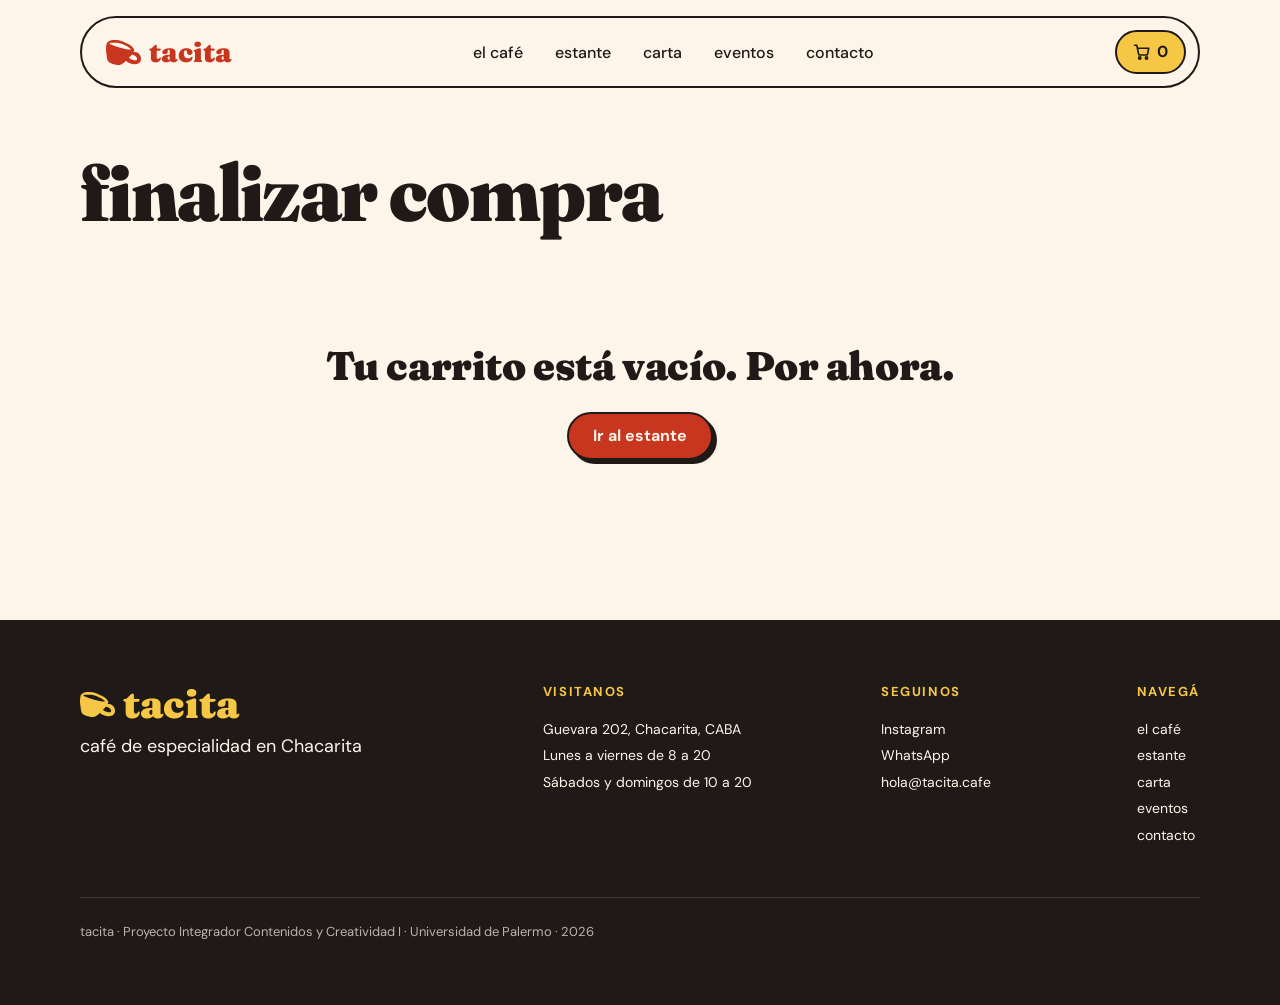
<file: checkout.html>
<!DOCTYPE html>
<html lang="es">
<head>
  <meta charset="UTF-8">
  <meta name="viewport" content="width=device-width, initial-scale=1">
  <title>finalizar compra · tacita</title>
  <meta name="description" content="Datos de entrega y pago.">
  <link rel="icon" href="img/favicon.svg" type="image/svg+xml">
  <!-- Tipografías de Google Fonts: Fraunces (títulos) y DM Sans (texto) -->
  <link rel="preconnect" href="https://fonts.googleapis.com">
  <link rel="preconnect" href="https://fonts.gstatic.com" crossorigin>
  <link rel="stylesheet" href="https://fonts.googleapis.com/css2?family=DM+Sans:opsz,wght@9..40,400;9..40,500;9..40,700&family=Fraunces:opsz,wght,SOFT,WONK@9..144,100..900,0..100,0..1&display=swap">
  <link rel="stylesheet" href="css/estilos.css">
  <script src="js/main.js" defer></script>
</head>
<body>

  <!-- ===== Header ===== -->
  <header class="header">
    <div class="contenedor">
      <nav class="header__barra" aria-label="Menú principal">
        <a class="logo" href="index.html" aria-label="tacita, ir al inicio">
          <svg viewBox="0 0 35 25" aria-hidden="true"><path fill="currentColor" d="M8.92857 0.00063744C9.40076 -0.00730842 9.76305 0.0595044 10.2169 0.0913501C13.214 0.301594 16.2608 1.18439 18.9986 2.41431C19.9043 2.82958 20.8001 3.26615 21.6852 3.72366C22.8855 4.3319 24.3625 5.09098 25.4076 5.92588C26.262 6.60844 27.6579 8.14975 28.0282 9.19382C28.2357 9.77879 28.6071 10.8828 28.0522 11.3637C27.5719 11.78 27.59 11.5812 27.3223 12.17C27.6931 12.1524 28.0653 12.0654 28.4417 12.0637C30.9757 12.0519 33.6218 13.6663 34.4906 16.0947C35.0092 17.544 35.2569 19.6429 34.6208 21.0901C32.8702 25.0743 27.3327 24.6718 24.0343 23.2404C23.0553 23.0719 21.7762 22.2515 20.9379 21.694C20.633 21.4912 20.2369 21.0804 19.9065 20.834C19.7683 21.0016 19.6251 21.1651 19.477 21.3242C18.6524 22.2038 17.2663 23.3209 16.2007 23.9078C15.8654 24.0924 15.3084 24.2964 14.9441 24.4469C14.1897 24.7529 13.5173 24.9859 12.6888 24.9988C10.3888 25.0346 8.15581 24.2558 5.94913 23.6983C5.64614 23.5861 5.3362 23.4508 5.03801 23.3319C3.9349 22.8919 2.8333 22.2747 2.05559 21.3599C1.4545 20.6528 1.31479 19.6431 1.14722 18.7619C1.07762 18.396 0.970998 18.036 0.907618 17.6687C0.845476 17.2288 0.809534 16.7792 0.755585 16.3395L0.414806 13.7301C0.280936 12.6991 0.0507998 11.3903 0.0196513 10.3708C-0.0499886 8.09062 0.0466647 5.69713 0.616653 3.48033C0.964079 2.12901 3.05834 0.890895 4.32874 0.471914C5.62609 0.0440453 7.56259 0.0236715 8.92857 0.00063744ZM3.24627 3.23828C3.67184 3.74619 4.32341 4.29955 4.91717 4.61032C5.47788 4.90381 6.2113 5.00595 6.79767 5.24735C8.46598 5.93404 10.2184 6.4011 11.9363 6.94425C12.9315 7.28884 13.9111 7.67809 14.9359 7.93189C15.1385 7.98206 15.3519 8.02809 15.5489 8.09178C17.1979 8.62489 18.9066 8.96336 20.6069 9.28611C20.9521 9.35162 21.2342 9.3864 21.5859 9.41736L21.9807 9.45025C23.2498 9.61852 24.0309 9.53454 25.2678 9.52615C23.4249 7.16242 19.9653 5.81809 17.3119 4.52888C17.0495 4.40138 16.5485 4.20702 16.25 4.10769C13.2413 2.63662 10.1754 2.51804 6.79416 2.75078C5.37871 2.84659 4.60734 2.77389 3.24627 3.23828ZM22.804 17.8455C23.3914 18.1534 23.9098 18.5729 24.475 18.8898C25.6895 19.5709 26.8477 20.003 28.2041 20.2931C28.5723 20.4163 29.1188 20.3727 29.5022 20.3678C30.9251 20.3497 31.4754 18.758 30.8242 17.6558C29.9203 16.1259 27.8119 14.6359 25.9923 14.8003C25.9015 14.8151 25.685 14.8434 25.617 14.9043C25.0697 15.3939 24.6373 15.989 24.1486 16.5276C23.733 16.9856 23.2259 17.3767 22.804 17.8455Z"/></svg>
          <span>tacita</span>
        </a>
        <ul class="header__menu" id="menu">
          <li><a href="el-cafe.html">el café</a></li>
          <li><a href="estante.html">estante</a></li>
          <li><a href="carta.html">carta</a></li>
          <li><a href="eventos.html">eventos</a></li>
          <li><a href="contacto.html">contacto</a></li>
        </ul>
        <div class="header__acciones">
          <a class="btn-carrito" href="carrito.html">
            <svg width="18" height="18" viewBox="0 0 24 24" fill="none" stroke="currentColor" stroke-width="2.2" stroke-linecap="round" stroke-linejoin="round" aria-hidden="true"><circle cx="9" cy="20" r="1.5"/><circle cx="18" cy="20" r="1.5"/><path d="M2 3h3l2.6 12.2a1 1 0 0 0 1 .8h9.7a1 1 0 0 0 1-.8L21 7H6"/></svg>
            <span class="solo-lector">Productos en el carrito:</span>
            <span class="carrito-contador" aria-live="polite">0</span>
          </a>
          <button class="btn-menu" type="button" aria-expanded="false" aria-controls="menu" aria-label="Abrir menú">
            <svg width="26" height="26" viewBox="0 0 24 24" fill="none" stroke="currentColor" stroke-width="2.4" stroke-linecap="round" aria-hidden="true"><path d="M4 7h16M4 12h16M4 17h16"/></svg>
          </button>
        </div>
      </nav>
    </div>
  </header>

  <main>

    <section class="encabezado-pagina">
      <div class="contenedor">
        <h1 class="display">finalizar compra</h1>
      </div>
    </section>

    <section class="contenedor">
      <div class="compra" id="checkout-contenido">
        <form id="form-checkout">
          <div class="paso">
            <h2 class="titulo-3">¿cómo lo recibís?</h2>
            <div class="selector">
              <button type="button" data-entrega="retiro" aria-pressed="false">Retiro en el local</button>
              <button type="button" data-entrega="envio" class="activo" aria-pressed="true">Envío a domicilio</button>
            </div>
          </div>

          <div class="paso">
            <h2 class="titulo-3">tus datos</h2>
            <div class="campos">
              <div class="campo">
                <label for="c-nombre">Nombre y apellido</label>
                <input id="c-nombre" type="text" placeholder="Ej: Juana Pérez" autocomplete="name" required>
              </div>
              <div class="campos campos--dos">
                <div class="campo">
                  <label for="c-mail">Mail</label>
                  <input id="c-mail" type="email" placeholder="tu@mail.com" autocomplete="email" required>
                </div>
                <div class="campo">
                  <label for="c-tel">Teléfono</label>
                  <input id="c-tel" type="tel" placeholder="11 1234 5678" autocomplete="tel" required>
                </div>
              </div>
            </div>
          </div>

          <div class="paso" id="direccion">
            <h2 class="titulo-3">dirección de envío</h2>
            <div class="campos">
              <div class="campo">
                <label for="c-calle">Calle y número</label>
                <input id="c-calle" type="text" placeholder="Ej: Av. Corrientes 1234" autocomplete="address-line1" required data-obligatorio>
              </div>
              <div class="campos campos--dos">
                <div class="campo">
                  <label for="c-piso">Piso / depto</label>
                  <input id="c-piso" type="text" placeholder="Opcional">
                </div>
                <div class="campo">
                  <label for="c-cp">Código postal</label>
                  <input id="c-cp" type="text" placeholder="Ej: C1427" autocomplete="postal-code" required data-obligatorio>
                </div>
              </div>
              <div class="campo">
                <label for="c-localidad">Localidad</label>
                <input id="c-localidad" type="text" placeholder="CABA" required data-obligatorio>
              </div>
            </div>
          </div>

          <fieldset class="paso paso--pago">
            <legend class="titulo-3 serif">pago</legend>
            <label class="opcion-pago">
              <input type="radio" name="pago" value="mercadopago" checked>
              <span><strong>Mercado Pago</strong><br><span class="texto-chico">Tarjeta, débito o dinero en cuenta</span></span>
            </label>
            <label class="opcion-pago">
              <input type="radio" name="pago" value="transferencia">
              <span><strong>Transferencia bancaria</strong><br><span class="texto-chico">Te mandamos los datos por mail</span></span>
            </label>
          </fieldset>
        </form>

        <aside class="resumen">
          <h2 class="titulo-3">tu pedido</h2>
          <ul id="pedido-lista"></ul>
          <div class="resumen__fila"><span>Subtotal</span><span id="pedido-subtotal">$ 0</span></div>
          <div class="resumen__fila"><span>Envío</span><span id="pedido-envio">$ 0</span></div>
          <div class="resumen__fila resumen__total"><span>Total</span><span id="pedido-total">$ 0</span></div>
          <!-- El botón está fuera del formulario: form="form-checkout" lo conecta -->
          <button class="btn btn--principal btn--ancho" type="submit" form="form-checkout">Confirmar pedido</button>
          <p class="resumen__link suave">Pago seguro con Mercado Pago.</p>
        </aside>
      </div>

      <div class="vacio" id="checkout-vacio" hidden>
        <p class="titulo-2 serif">Tu carrito está vacío. Por ahora.</p>
        <a class="btn btn--principal" href="estante.html">Ir al estante</a>
      </div>
    </section>
    <div class="seccion--chica"></div>

  </main>

  <!-- ===== Footer ===== -->
  <footer class="footer">
    <div class="contenedor">
      <div class="footer__grilla">
        <div class="footer__marca">
          <a class="logo" href="index.html"><svg viewBox="0 0 35 25" aria-hidden="true"><path fill="currentColor" d="M8.92857 0.00063744C9.40076 -0.00730842 9.76305 0.0595044 10.2169 0.0913501C13.214 0.301594 16.2608 1.18439 18.9986 2.41431C19.9043 2.82958 20.8001 3.26615 21.6852 3.72366C22.8855 4.3319 24.3625 5.09098 25.4076 5.92588C26.262 6.60844 27.6579 8.14975 28.0282 9.19382C28.2357 9.77879 28.6071 10.8828 28.0522 11.3637C27.5719 11.78 27.59 11.5812 27.3223 12.17C27.6931 12.1524 28.0653 12.0654 28.4417 12.0637C30.9757 12.0519 33.6218 13.6663 34.4906 16.0947C35.0092 17.544 35.2569 19.6429 34.6208 21.0901C32.8702 25.0743 27.3327 24.6718 24.0343 23.2404C23.0553 23.0719 21.7762 22.2515 20.9379 21.694C20.633 21.4912 20.2369 21.0804 19.9065 20.834C19.7683 21.0016 19.6251 21.1651 19.477 21.3242C18.6524 22.2038 17.2663 23.3209 16.2007 23.9078C15.8654 24.0924 15.3084 24.2964 14.9441 24.4469C14.1897 24.7529 13.5173 24.9859 12.6888 24.9988C10.3888 25.0346 8.15581 24.2558 5.94913 23.6983C5.64614 23.5861 5.3362 23.4508 5.03801 23.3319C3.9349 22.8919 2.8333 22.2747 2.05559 21.3599C1.4545 20.6528 1.31479 19.6431 1.14722 18.7619C1.07762 18.396 0.970998 18.036 0.907618 17.6687C0.845476 17.2288 0.809534 16.7792 0.755585 16.3395L0.414806 13.7301C0.280936 12.6991 0.0507998 11.3903 0.0196513 10.3708C-0.0499886 8.09062 0.0466647 5.69713 0.616653 3.48033C0.964079 2.12901 3.05834 0.890895 4.32874 0.471914C5.62609 0.0440453 7.56259 0.0236715 8.92857 0.00063744ZM3.24627 3.23828C3.67184 3.74619 4.32341 4.29955 4.91717 4.61032C5.47788 4.90381 6.2113 5.00595 6.79767 5.24735C8.46598 5.93404 10.2184 6.4011 11.9363 6.94425C12.9315 7.28884 13.9111 7.67809 14.9359 7.93189C15.1385 7.98206 15.3519 8.02809 15.5489 8.09178C17.1979 8.62489 18.9066 8.96336 20.6069 9.28611C20.9521 9.35162 21.2342 9.3864 21.5859 9.41736L21.9807 9.45025C23.2498 9.61852 24.0309 9.53454 25.2678 9.52615C23.4249 7.16242 19.9653 5.81809 17.3119 4.52888C17.0495 4.40138 16.5485 4.20702 16.25 4.10769C13.2413 2.63662 10.1754 2.51804 6.79416 2.75078C5.37871 2.84659 4.60734 2.77389 3.24627 3.23828ZM22.804 17.8455C23.3914 18.1534 23.9098 18.5729 24.475 18.8898C25.6895 19.5709 26.8477 20.003 28.2041 20.2931C28.5723 20.4163 29.1188 20.3727 29.5022 20.3678C30.9251 20.3497 31.4754 18.758 30.8242 17.6558C29.9203 16.1259 27.8119 14.6359 25.9923 14.8003C25.9015 14.8151 25.685 14.8434 25.617 14.9043C25.0697 15.3939 24.6373 15.989 24.1486 16.5276C23.733 16.9856 23.2259 17.3767 22.804 17.8455Z"/></svg><span>tacita</span></a>
          <p>café de especialidad en Chacarita</p>
        </div>
        <div>
          <span class="etiqueta">visitanos</span>
          <ul>
            <li>Guevara 202, Chacarita, CABA</li>
            <li>Lunes a viernes de 8 a 20</li>
            <li>Sábados y domingos de 10 a 20</li>
          </ul>
        </div>
        <div>
          <span class="etiqueta">seguinos</span>
          <ul>
            <li><a href="https://www.instagram.com/" target="_blank" rel="noopener">Instagram</a></li>
            <li><a href="https://wa.me/?text=Hola%20tacita!" target="_blank" rel="noopener">WhatsApp</a></li>
            <li><a href="mailto:hola@tacita.cafe">hola@tacita.cafe</a></li>
          </ul>
        </div>
        <div>
          <span class="etiqueta">navegá</span>
          <ul>
            <li><a href="el-cafe.html">el café</a></li>
            <li><a href="estante.html">estante</a></li>
            <li><a href="carta.html">carta</a></li>
            <li><a href="eventos.html">eventos</a></li>
            <li><a href="contacto.html">contacto</a></li>
          </ul>
        </div>
      </div>
      <p class="footer__nota">tacita · Proyecto Integrador Contenidos y Creatividad I · Universidad de Palermo · 2026</p>
    </div>
  </footer>

</body>
</html>
</file>
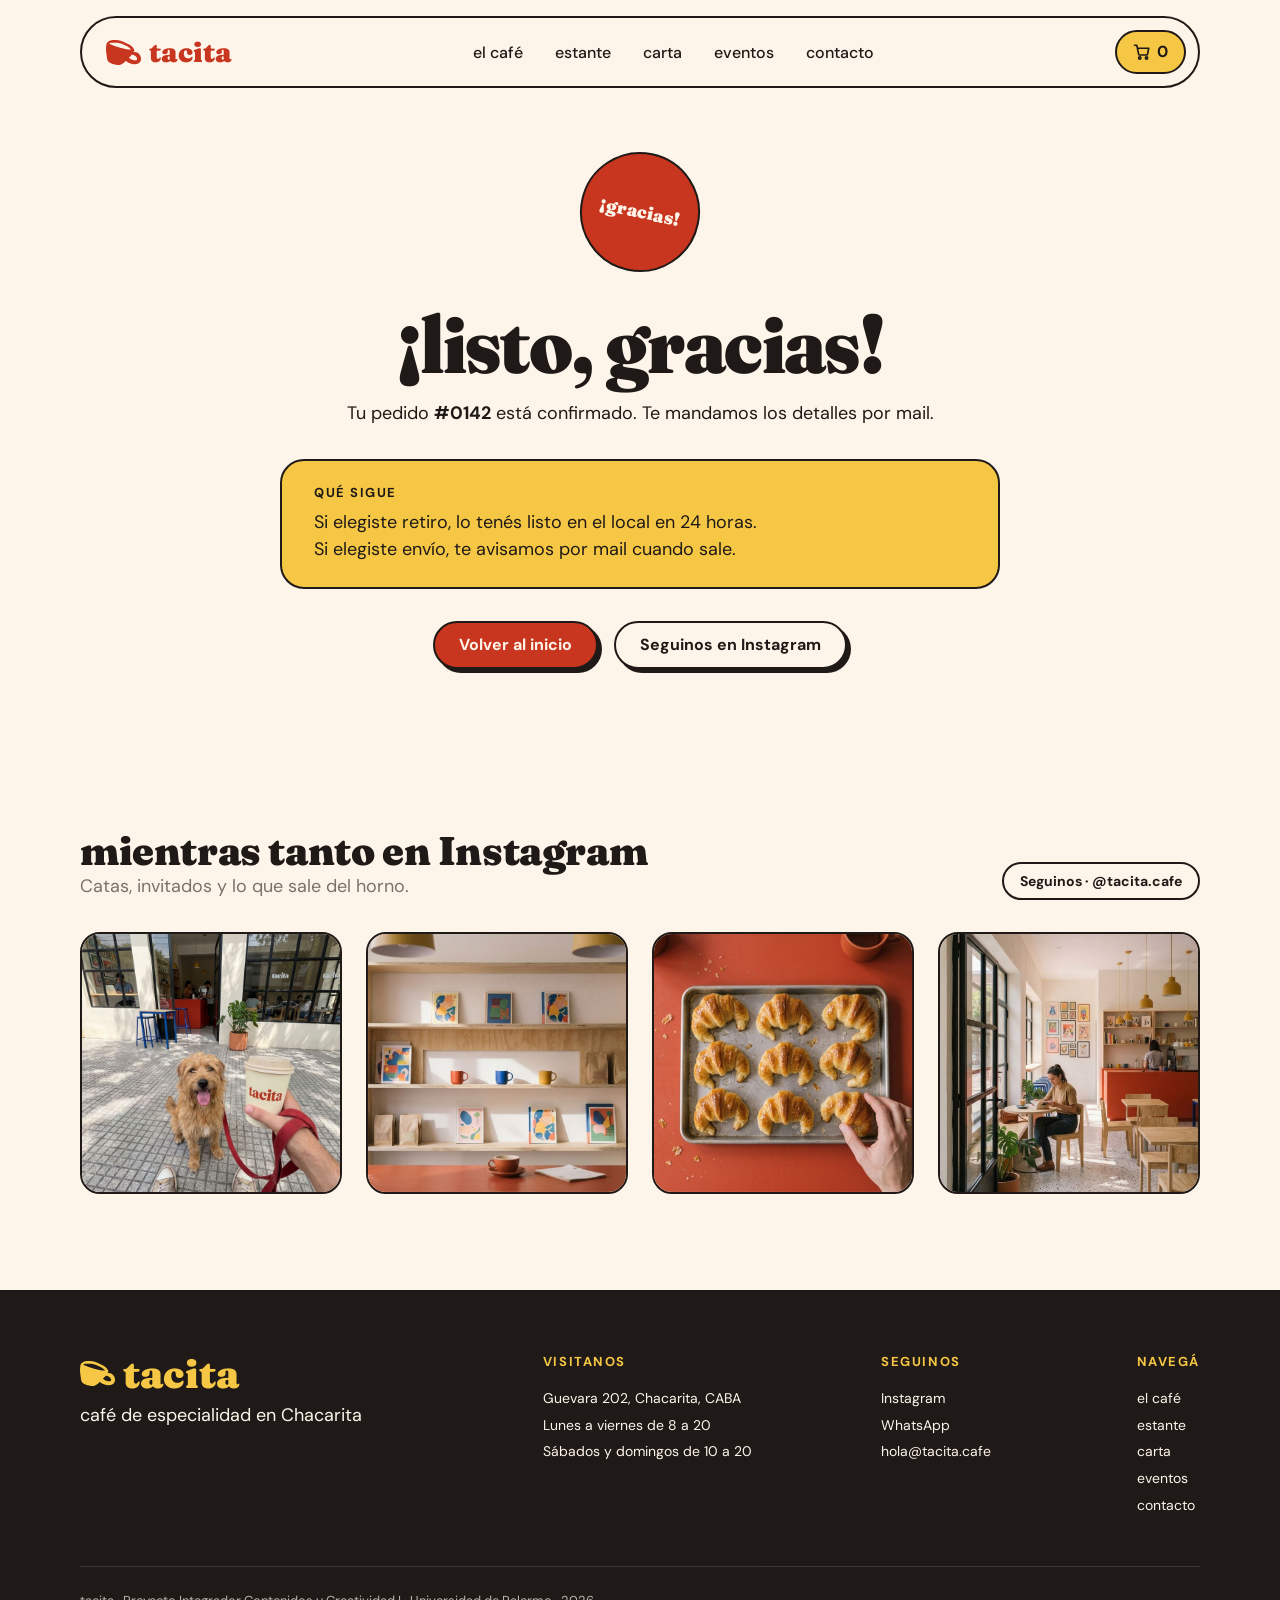
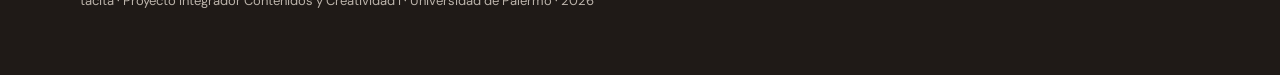
<file: confirmacion.html>
<!DOCTYPE html>
<html lang="es">
<head>
  <meta charset="UTF-8">
  <meta name="viewport" content="width=device-width, initial-scale=1">
  <title>¡listo, gracias! · tacita</title>
  <meta name="description" content="Tu pedido está confirmado.">
  <link rel="icon" href="img/favicon.svg" type="image/svg+xml">
  <!-- Tipografías de Google Fonts: Fraunces (títulos) y DM Sans (texto) -->
  <link rel="preconnect" href="https://fonts.googleapis.com">
  <link rel="preconnect" href="https://fonts.gstatic.com" crossorigin>
  <link rel="stylesheet" href="https://fonts.googleapis.com/css2?family=DM+Sans:opsz,wght@9..40,400;9..40,500;9..40,700&family=Fraunces:opsz,wght,SOFT,WONK@9..144,100..900,0..100,0..1&display=swap">
  <link rel="stylesheet" href="css/estilos.css">
  <script src="js/main.js" defer></script>
</head>
<body>

  <!-- ===== Header ===== -->
  <header class="header">
    <div class="contenedor">
      <nav class="header__barra" aria-label="Menú principal">
        <a class="logo" href="index.html" aria-label="tacita, ir al inicio">
          <svg viewBox="0 0 35 25" aria-hidden="true"><path fill="currentColor" d="M8.92857 0.00063744C9.40076 -0.00730842 9.76305 0.0595044 10.2169 0.0913501C13.214 0.301594 16.2608 1.18439 18.9986 2.41431C19.9043 2.82958 20.8001 3.26615 21.6852 3.72366C22.8855 4.3319 24.3625 5.09098 25.4076 5.92588C26.262 6.60844 27.6579 8.14975 28.0282 9.19382C28.2357 9.77879 28.6071 10.8828 28.0522 11.3637C27.5719 11.78 27.59 11.5812 27.3223 12.17C27.6931 12.1524 28.0653 12.0654 28.4417 12.0637C30.9757 12.0519 33.6218 13.6663 34.4906 16.0947C35.0092 17.544 35.2569 19.6429 34.6208 21.0901C32.8702 25.0743 27.3327 24.6718 24.0343 23.2404C23.0553 23.0719 21.7762 22.2515 20.9379 21.694C20.633 21.4912 20.2369 21.0804 19.9065 20.834C19.7683 21.0016 19.6251 21.1651 19.477 21.3242C18.6524 22.2038 17.2663 23.3209 16.2007 23.9078C15.8654 24.0924 15.3084 24.2964 14.9441 24.4469C14.1897 24.7529 13.5173 24.9859 12.6888 24.9988C10.3888 25.0346 8.15581 24.2558 5.94913 23.6983C5.64614 23.5861 5.3362 23.4508 5.03801 23.3319C3.9349 22.8919 2.8333 22.2747 2.05559 21.3599C1.4545 20.6528 1.31479 19.6431 1.14722 18.7619C1.07762 18.396 0.970998 18.036 0.907618 17.6687C0.845476 17.2288 0.809534 16.7792 0.755585 16.3395L0.414806 13.7301C0.280936 12.6991 0.0507998 11.3903 0.0196513 10.3708C-0.0499886 8.09062 0.0466647 5.69713 0.616653 3.48033C0.964079 2.12901 3.05834 0.890895 4.32874 0.471914C5.62609 0.0440453 7.56259 0.0236715 8.92857 0.00063744ZM3.24627 3.23828C3.67184 3.74619 4.32341 4.29955 4.91717 4.61032C5.47788 4.90381 6.2113 5.00595 6.79767 5.24735C8.46598 5.93404 10.2184 6.4011 11.9363 6.94425C12.9315 7.28884 13.9111 7.67809 14.9359 7.93189C15.1385 7.98206 15.3519 8.02809 15.5489 8.09178C17.1979 8.62489 18.9066 8.96336 20.6069 9.28611C20.9521 9.35162 21.2342 9.3864 21.5859 9.41736L21.9807 9.45025C23.2498 9.61852 24.0309 9.53454 25.2678 9.52615C23.4249 7.16242 19.9653 5.81809 17.3119 4.52888C17.0495 4.40138 16.5485 4.20702 16.25 4.10769C13.2413 2.63662 10.1754 2.51804 6.79416 2.75078C5.37871 2.84659 4.60734 2.77389 3.24627 3.23828ZM22.804 17.8455C23.3914 18.1534 23.9098 18.5729 24.475 18.8898C25.6895 19.5709 26.8477 20.003 28.2041 20.2931C28.5723 20.4163 29.1188 20.3727 29.5022 20.3678C30.9251 20.3497 31.4754 18.758 30.8242 17.6558C29.9203 16.1259 27.8119 14.6359 25.9923 14.8003C25.9015 14.8151 25.685 14.8434 25.617 14.9043C25.0697 15.3939 24.6373 15.989 24.1486 16.5276C23.733 16.9856 23.2259 17.3767 22.804 17.8455Z"/></svg>
          <span>tacita</span>
        </a>
        <ul class="header__menu" id="menu">
          <li><a href="el-cafe.html">el café</a></li>
          <li><a href="estante.html">estante</a></li>
          <li><a href="carta.html">carta</a></li>
          <li><a href="eventos.html">eventos</a></li>
          <li><a href="contacto.html">contacto</a></li>
        </ul>
        <div class="header__acciones">
          <a class="btn-carrito" href="carrito.html">
            <svg width="18" height="18" viewBox="0 0 24 24" fill="none" stroke="currentColor" stroke-width="2.2" stroke-linecap="round" stroke-linejoin="round" aria-hidden="true"><circle cx="9" cy="20" r="1.5"/><circle cx="18" cy="20" r="1.5"/><path d="M2 3h3l2.6 12.2a1 1 0 0 0 1 .8h9.7a1 1 0 0 0 1-.8L21 7H6"/></svg>
            <span class="solo-lector">Productos en el carrito:</span>
            <span class="carrito-contador" aria-live="polite">0</span>
          </a>
          <button class="btn-menu" type="button" aria-expanded="false" aria-controls="menu" aria-label="Abrir menú">
            <svg width="26" height="26" viewBox="0 0 24 24" fill="none" stroke="currentColor" stroke-width="2.4" stroke-linecap="round" aria-hidden="true"><path d="M4 7h16M4 12h16M4 17h16"/></svg>
          </button>
        </div>
      </nav>
    </div>
  </header>

  <main>

    <section class="contenedor">
      <div class="confirmacion">
        <div class="sticker-redondo sticker-redondo--rojo">¡gracias!</div>
        <h1 class="display">¡listo, gracias!</h1>
        <p>Tu pedido <strong id="numero-pedido">#0142</strong> está confirmado. Te mandamos los detalles por mail.</p>
        <div class="que-sigue">
          <span class="etiqueta">qué sigue</span>
          <p>Si elegiste retiro, lo tenés listo en el local en 24 horas.</p>
          <p>Si elegiste envío, te avisamos por mail cuando sale.</p>
        </div>
        <div class="grupo-botones">
          <a class="btn btn--principal" href="index.html">Volver al inicio</a>
          <a class="btn" href="https://www.instagram.com/" target="_blank" rel="noopener">Seguinos en Instagram</a>
        </div>
      </div>
    </section>

    <!-- ===== Instagram ===== -->
    <section class="seccion">
      <div class="contenedor">
        <div class="fila-titulo">
          <div>
            <h2 class="titulo-2">mientras tanto en Instagram</h2>
            <p class="suave">Catas, invitados y lo que sale del horno.</p>
          </div>
          <a class="btn btn--chico" href="https://www.instagram.com/" target="_blank" rel="noopener">Seguinos · @tacita.cafe</a>
        </div>
        <div class="instagram">
          <div class="foto"><img src="img/perrito.jpg" alt="Un perro en la vereda de tacita mientras su dueño sostiene un café" loading="lazy"></div>
          <div class="foto"><img src="img/estante.jpg" alt="El estante con libros ilustrados y tazas" loading="lazy"></div>
          <div class="foto"><img src="img/croissants.jpg" alt="Una bandeja de croissants recién horneados" loading="lazy"></div>
          <div class="foto"><img src="img/salon-puerta.jpg" alt="Una clienta leyendo en el salón" loading="lazy"></div>
        </div>
      </div>
    </section>

  </main>

  <!-- ===== Footer ===== -->
  <footer class="footer">
    <div class="contenedor">
      <div class="footer__grilla">
        <div class="footer__marca">
          <a class="logo" href="index.html"><svg viewBox="0 0 35 25" aria-hidden="true"><path fill="currentColor" d="M8.92857 0.00063744C9.40076 -0.00730842 9.76305 0.0595044 10.2169 0.0913501C13.214 0.301594 16.2608 1.18439 18.9986 2.41431C19.9043 2.82958 20.8001 3.26615 21.6852 3.72366C22.8855 4.3319 24.3625 5.09098 25.4076 5.92588C26.262 6.60844 27.6579 8.14975 28.0282 9.19382C28.2357 9.77879 28.6071 10.8828 28.0522 11.3637C27.5719 11.78 27.59 11.5812 27.3223 12.17C27.6931 12.1524 28.0653 12.0654 28.4417 12.0637C30.9757 12.0519 33.6218 13.6663 34.4906 16.0947C35.0092 17.544 35.2569 19.6429 34.6208 21.0901C32.8702 25.0743 27.3327 24.6718 24.0343 23.2404C23.0553 23.0719 21.7762 22.2515 20.9379 21.694C20.633 21.4912 20.2369 21.0804 19.9065 20.834C19.7683 21.0016 19.6251 21.1651 19.477 21.3242C18.6524 22.2038 17.2663 23.3209 16.2007 23.9078C15.8654 24.0924 15.3084 24.2964 14.9441 24.4469C14.1897 24.7529 13.5173 24.9859 12.6888 24.9988C10.3888 25.0346 8.15581 24.2558 5.94913 23.6983C5.64614 23.5861 5.3362 23.4508 5.03801 23.3319C3.9349 22.8919 2.8333 22.2747 2.05559 21.3599C1.4545 20.6528 1.31479 19.6431 1.14722 18.7619C1.07762 18.396 0.970998 18.036 0.907618 17.6687C0.845476 17.2288 0.809534 16.7792 0.755585 16.3395L0.414806 13.7301C0.280936 12.6991 0.0507998 11.3903 0.0196513 10.3708C-0.0499886 8.09062 0.0466647 5.69713 0.616653 3.48033C0.964079 2.12901 3.05834 0.890895 4.32874 0.471914C5.62609 0.0440453 7.56259 0.0236715 8.92857 0.00063744ZM3.24627 3.23828C3.67184 3.74619 4.32341 4.29955 4.91717 4.61032C5.47788 4.90381 6.2113 5.00595 6.79767 5.24735C8.46598 5.93404 10.2184 6.4011 11.9363 6.94425C12.9315 7.28884 13.9111 7.67809 14.9359 7.93189C15.1385 7.98206 15.3519 8.02809 15.5489 8.09178C17.1979 8.62489 18.9066 8.96336 20.6069 9.28611C20.9521 9.35162 21.2342 9.3864 21.5859 9.41736L21.9807 9.45025C23.2498 9.61852 24.0309 9.53454 25.2678 9.52615C23.4249 7.16242 19.9653 5.81809 17.3119 4.52888C17.0495 4.40138 16.5485 4.20702 16.25 4.10769C13.2413 2.63662 10.1754 2.51804 6.79416 2.75078C5.37871 2.84659 4.60734 2.77389 3.24627 3.23828ZM22.804 17.8455C23.3914 18.1534 23.9098 18.5729 24.475 18.8898C25.6895 19.5709 26.8477 20.003 28.2041 20.2931C28.5723 20.4163 29.1188 20.3727 29.5022 20.3678C30.9251 20.3497 31.4754 18.758 30.8242 17.6558C29.9203 16.1259 27.8119 14.6359 25.9923 14.8003C25.9015 14.8151 25.685 14.8434 25.617 14.9043C25.0697 15.3939 24.6373 15.989 24.1486 16.5276C23.733 16.9856 23.2259 17.3767 22.804 17.8455Z"/></svg><span>tacita</span></a>
          <p>café de especialidad en Chacarita</p>
        </div>
        <div>
          <span class="etiqueta">visitanos</span>
          <ul>
            <li>Guevara 202, Chacarita, CABA</li>
            <li>Lunes a viernes de 8 a 20</li>
            <li>Sábados y domingos de 10 a 20</li>
          </ul>
        </div>
        <div>
          <span class="etiqueta">seguinos</span>
          <ul>
            <li><a href="https://www.instagram.com/" target="_blank" rel="noopener">Instagram</a></li>
            <li><a href="https://wa.me/?text=Hola%20tacita!" target="_blank" rel="noopener">WhatsApp</a></li>
            <li><a href="mailto:hola@tacita.cafe">hola@tacita.cafe</a></li>
          </ul>
        </div>
        <div>
          <span class="etiqueta">navegá</span>
          <ul>
            <li><a href="el-cafe.html">el café</a></li>
            <li><a href="estante.html">estante</a></li>
            <li><a href="carta.html">carta</a></li>
            <li><a href="eventos.html">eventos</a></li>
            <li><a href="contacto.html">contacto</a></li>
          </ul>
        </div>
      </div>
      <p class="footer__nota">tacita · Proyecto Integrador Contenidos y Creatividad I · Universidad de Palermo · 2026</p>
    </div>
  </footer>

</body>
</html>
</file>
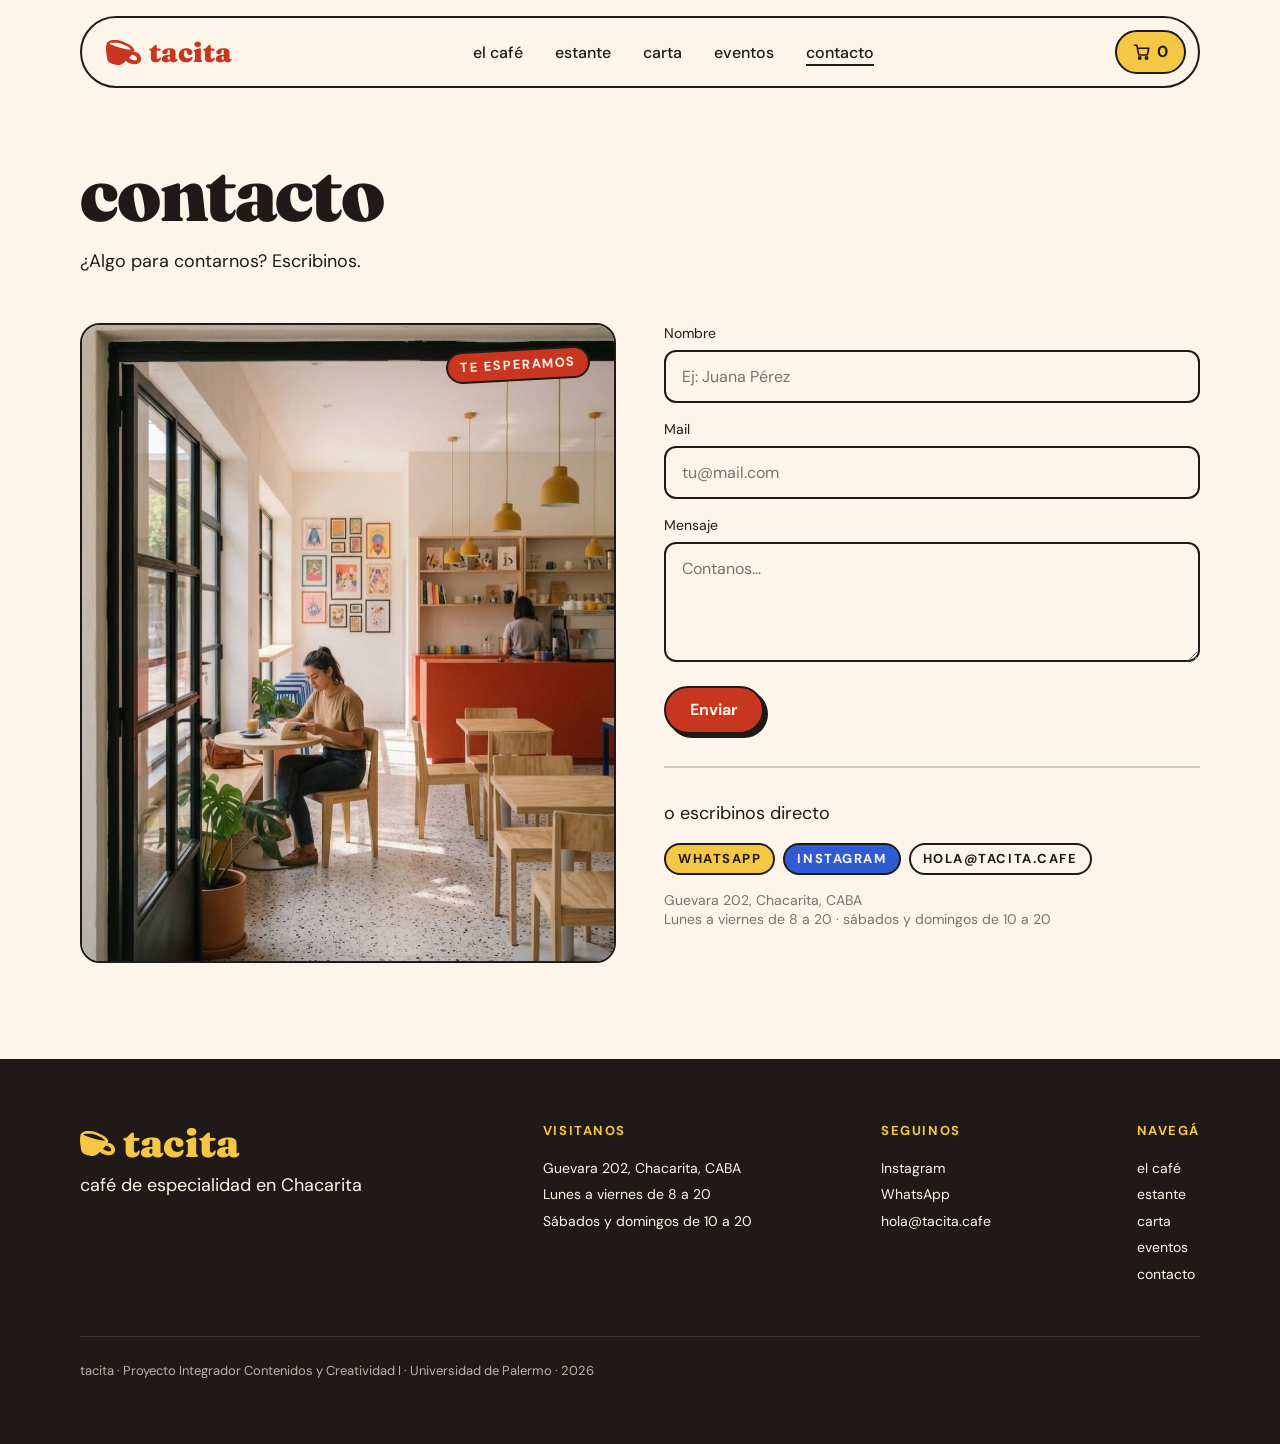
<file: contacto.html>
<!DOCTYPE html>
<html lang="es">
<head>
  <meta charset="UTF-8">
  <meta name="viewport" content="width=device-width, initial-scale=1">
  <title>contacto · tacita</title>
  <meta name="description" content="Escribinos: formulario, WhatsApp, Instagram o mail.">
  <link rel="icon" href="img/favicon.svg" type="image/svg+xml">
  <!-- Tipografías de Google Fonts: Fraunces (títulos) y DM Sans (texto) -->
  <link rel="preconnect" href="https://fonts.googleapis.com">
  <link rel="preconnect" href="https://fonts.gstatic.com" crossorigin>
  <link rel="stylesheet" href="https://fonts.googleapis.com/css2?family=DM+Sans:opsz,wght@9..40,400;9..40,500;9..40,700&family=Fraunces:opsz,wght,SOFT,WONK@9..144,100..900,0..100,0..1&display=swap">
  <link rel="stylesheet" href="css/estilos.css">
  <script src="js/main.js" defer></script>
</head>
<body>

  <!-- ===== Header ===== -->
  <header class="header">
    <div class="contenedor">
      <nav class="header__barra" aria-label="Menú principal">
        <a class="logo" href="index.html" aria-label="tacita, ir al inicio">
          <svg viewBox="0 0 35 25" aria-hidden="true"><path fill="currentColor" d="M8.92857 0.00063744C9.40076 -0.00730842 9.76305 0.0595044 10.2169 0.0913501C13.214 0.301594 16.2608 1.18439 18.9986 2.41431C19.9043 2.82958 20.8001 3.26615 21.6852 3.72366C22.8855 4.3319 24.3625 5.09098 25.4076 5.92588C26.262 6.60844 27.6579 8.14975 28.0282 9.19382C28.2357 9.77879 28.6071 10.8828 28.0522 11.3637C27.5719 11.78 27.59 11.5812 27.3223 12.17C27.6931 12.1524 28.0653 12.0654 28.4417 12.0637C30.9757 12.0519 33.6218 13.6663 34.4906 16.0947C35.0092 17.544 35.2569 19.6429 34.6208 21.0901C32.8702 25.0743 27.3327 24.6718 24.0343 23.2404C23.0553 23.0719 21.7762 22.2515 20.9379 21.694C20.633 21.4912 20.2369 21.0804 19.9065 20.834C19.7683 21.0016 19.6251 21.1651 19.477 21.3242C18.6524 22.2038 17.2663 23.3209 16.2007 23.9078C15.8654 24.0924 15.3084 24.2964 14.9441 24.4469C14.1897 24.7529 13.5173 24.9859 12.6888 24.9988C10.3888 25.0346 8.15581 24.2558 5.94913 23.6983C5.64614 23.5861 5.3362 23.4508 5.03801 23.3319C3.9349 22.8919 2.8333 22.2747 2.05559 21.3599C1.4545 20.6528 1.31479 19.6431 1.14722 18.7619C1.07762 18.396 0.970998 18.036 0.907618 17.6687C0.845476 17.2288 0.809534 16.7792 0.755585 16.3395L0.414806 13.7301C0.280936 12.6991 0.0507998 11.3903 0.0196513 10.3708C-0.0499886 8.09062 0.0466647 5.69713 0.616653 3.48033C0.964079 2.12901 3.05834 0.890895 4.32874 0.471914C5.62609 0.0440453 7.56259 0.0236715 8.92857 0.00063744ZM3.24627 3.23828C3.67184 3.74619 4.32341 4.29955 4.91717 4.61032C5.47788 4.90381 6.2113 5.00595 6.79767 5.24735C8.46598 5.93404 10.2184 6.4011 11.9363 6.94425C12.9315 7.28884 13.9111 7.67809 14.9359 7.93189C15.1385 7.98206 15.3519 8.02809 15.5489 8.09178C17.1979 8.62489 18.9066 8.96336 20.6069 9.28611C20.9521 9.35162 21.2342 9.3864 21.5859 9.41736L21.9807 9.45025C23.2498 9.61852 24.0309 9.53454 25.2678 9.52615C23.4249 7.16242 19.9653 5.81809 17.3119 4.52888C17.0495 4.40138 16.5485 4.20702 16.25 4.10769C13.2413 2.63662 10.1754 2.51804 6.79416 2.75078C5.37871 2.84659 4.60734 2.77389 3.24627 3.23828ZM22.804 17.8455C23.3914 18.1534 23.9098 18.5729 24.475 18.8898C25.6895 19.5709 26.8477 20.003 28.2041 20.2931C28.5723 20.4163 29.1188 20.3727 29.5022 20.3678C30.9251 20.3497 31.4754 18.758 30.8242 17.6558C29.9203 16.1259 27.8119 14.6359 25.9923 14.8003C25.9015 14.8151 25.685 14.8434 25.617 14.9043C25.0697 15.3939 24.6373 15.989 24.1486 16.5276C23.733 16.9856 23.2259 17.3767 22.804 17.8455Z"/></svg>
          <span>tacita</span>
        </a>
        <ul class="header__menu" id="menu">
          <li><a href="el-cafe.html">el café</a></li>
          <li><a href="estante.html">estante</a></li>
          <li><a href="carta.html">carta</a></li>
          <li><a href="eventos.html">eventos</a></li>
          <li><a href="contacto.html" aria-current="page">contacto</a></li>
        </ul>
        <div class="header__acciones">
          <a class="btn-carrito" href="carrito.html">
            <svg width="18" height="18" viewBox="0 0 24 24" fill="none" stroke="currentColor" stroke-width="2.2" stroke-linecap="round" stroke-linejoin="round" aria-hidden="true"><circle cx="9" cy="20" r="1.5"/><circle cx="18" cy="20" r="1.5"/><path d="M2 3h3l2.6 12.2a1 1 0 0 0 1 .8h9.7a1 1 0 0 0 1-.8L21 7H6"/></svg>
            <span class="solo-lector">Productos en el carrito:</span>
            <span class="carrito-contador" aria-live="polite">0</span>
          </a>
          <button class="btn-menu" type="button" aria-expanded="false" aria-controls="menu" aria-label="Abrir menú">
            <svg width="26" height="26" viewBox="0 0 24 24" fill="none" stroke="currentColor" stroke-width="2.4" stroke-linecap="round" aria-hidden="true"><path d="M4 7h16M4 12h16M4 17h16"/></svg>
          </button>
        </div>
      </nav>
    </div>
  </header>

  <main>

    <section class="encabezado-pagina">
      <div class="contenedor">
        <h1 class="display">contacto</h1>
        <p>¿Algo para contarnos? Escribinos.</p>
      </div>
    </section>

    <section class="contenedor dos-columnas contacto">
      <div class="foto">
        <span class="sticker sticker--rojo etiqueta">te esperamos</span>
        <img src="img/salon-puerta.jpg" alt="El salón de tacita visto desde la puerta">
      </div>

      <div>
        <form class="campos" data-formulario>
          <div class="campo">
            <label for="nombre">Nombre</label>
            <input id="nombre" name="nombre" type="text" placeholder="Ej: Juana Pérez" autocomplete="name" required>
          </div>
          <div class="campo">
            <label for="mail">Mail</label>
            <input id="mail" name="mail" type="email" placeholder="tu@mail.com" autocomplete="email" required>
          </div>
          <div class="campo">
            <label for="mensaje">Mensaje</label>
            <textarea id="mensaje" name="mensaje" placeholder="Contanos…" required></textarea>
          </div>
          <button class="btn btn--principal" type="submit">Enviar</button>
        </form>
        <p class="mensaje-ok" hidden>¡Gracias! Recibimos tu mensaje.</p>

        <div class="directo">
          <p>o escribinos directo</p>
          <div class="chips">
            <a class="sticker etiqueta" href="https://wa.me/?text=Hola%20tacita!" target="_blank" rel="noopener">WhatsApp</a>
            <a class="sticker sticker--azul etiqueta" href="https://www.instagram.com/" target="_blank" rel="noopener">Instagram</a>
            <a class="sticker sticker--lino etiqueta" href="mailto:hola@tacita.cafe">hola@tacita.cafe</a>
          </div>
          <p class="texto-chico suave">Guevara 202, Chacarita, CABA<br>Lunes a viernes de 8 a 20 · sábados y domingos de 10 a 20</p>
        </div>
      </div>
    </section>
    <div class="seccion--chica"></div>

  </main>

  <!-- ===== Footer ===== -->
  <footer class="footer">
    <div class="contenedor">
      <div class="footer__grilla">
        <div class="footer__marca">
          <a class="logo" href="index.html"><svg viewBox="0 0 35 25" aria-hidden="true"><path fill="currentColor" d="M8.92857 0.00063744C9.40076 -0.00730842 9.76305 0.0595044 10.2169 0.0913501C13.214 0.301594 16.2608 1.18439 18.9986 2.41431C19.9043 2.82958 20.8001 3.26615 21.6852 3.72366C22.8855 4.3319 24.3625 5.09098 25.4076 5.92588C26.262 6.60844 27.6579 8.14975 28.0282 9.19382C28.2357 9.77879 28.6071 10.8828 28.0522 11.3637C27.5719 11.78 27.59 11.5812 27.3223 12.17C27.6931 12.1524 28.0653 12.0654 28.4417 12.0637C30.9757 12.0519 33.6218 13.6663 34.4906 16.0947C35.0092 17.544 35.2569 19.6429 34.6208 21.0901C32.8702 25.0743 27.3327 24.6718 24.0343 23.2404C23.0553 23.0719 21.7762 22.2515 20.9379 21.694C20.633 21.4912 20.2369 21.0804 19.9065 20.834C19.7683 21.0016 19.6251 21.1651 19.477 21.3242C18.6524 22.2038 17.2663 23.3209 16.2007 23.9078C15.8654 24.0924 15.3084 24.2964 14.9441 24.4469C14.1897 24.7529 13.5173 24.9859 12.6888 24.9988C10.3888 25.0346 8.15581 24.2558 5.94913 23.6983C5.64614 23.5861 5.3362 23.4508 5.03801 23.3319C3.9349 22.8919 2.8333 22.2747 2.05559 21.3599C1.4545 20.6528 1.31479 19.6431 1.14722 18.7619C1.07762 18.396 0.970998 18.036 0.907618 17.6687C0.845476 17.2288 0.809534 16.7792 0.755585 16.3395L0.414806 13.7301C0.280936 12.6991 0.0507998 11.3903 0.0196513 10.3708C-0.0499886 8.09062 0.0466647 5.69713 0.616653 3.48033C0.964079 2.12901 3.05834 0.890895 4.32874 0.471914C5.62609 0.0440453 7.56259 0.0236715 8.92857 0.00063744ZM3.24627 3.23828C3.67184 3.74619 4.32341 4.29955 4.91717 4.61032C5.47788 4.90381 6.2113 5.00595 6.79767 5.24735C8.46598 5.93404 10.2184 6.4011 11.9363 6.94425C12.9315 7.28884 13.9111 7.67809 14.9359 7.93189C15.1385 7.98206 15.3519 8.02809 15.5489 8.09178C17.1979 8.62489 18.9066 8.96336 20.6069 9.28611C20.9521 9.35162 21.2342 9.3864 21.5859 9.41736L21.9807 9.45025C23.2498 9.61852 24.0309 9.53454 25.2678 9.52615C23.4249 7.16242 19.9653 5.81809 17.3119 4.52888C17.0495 4.40138 16.5485 4.20702 16.25 4.10769C13.2413 2.63662 10.1754 2.51804 6.79416 2.75078C5.37871 2.84659 4.60734 2.77389 3.24627 3.23828ZM22.804 17.8455C23.3914 18.1534 23.9098 18.5729 24.475 18.8898C25.6895 19.5709 26.8477 20.003 28.2041 20.2931C28.5723 20.4163 29.1188 20.3727 29.5022 20.3678C30.9251 20.3497 31.4754 18.758 30.8242 17.6558C29.9203 16.1259 27.8119 14.6359 25.9923 14.8003C25.9015 14.8151 25.685 14.8434 25.617 14.9043C25.0697 15.3939 24.6373 15.989 24.1486 16.5276C23.733 16.9856 23.2259 17.3767 22.804 17.8455Z"/></svg><span>tacita</span></a>
          <p>café de especialidad en Chacarita</p>
        </div>
        <div>
          <span class="etiqueta">visitanos</span>
          <ul>
            <li>Guevara 202, Chacarita, CABA</li>
            <li>Lunes a viernes de 8 a 20</li>
            <li>Sábados y domingos de 10 a 20</li>
          </ul>
        </div>
        <div>
          <span class="etiqueta">seguinos</span>
          <ul>
            <li><a href="https://www.instagram.com/" target="_blank" rel="noopener">Instagram</a></li>
            <li><a href="https://wa.me/?text=Hola%20tacita!" target="_blank" rel="noopener">WhatsApp</a></li>
            <li><a href="mailto:hola@tacita.cafe">hola@tacita.cafe</a></li>
          </ul>
        </div>
        <div>
          <span class="etiqueta">navegá</span>
          <ul>
            <li><a href="el-cafe.html">el café</a></li>
            <li><a href="estante.html">estante</a></li>
            <li><a href="carta.html">carta</a></li>
            <li><a href="eventos.html">eventos</a></li>
            <li><a href="contacto.html">contacto</a></li>
          </ul>
        </div>
      </div>
      <p class="footer__nota">tacita · Proyecto Integrador Contenidos y Creatividad I · Universidad de Palermo · 2026</p>
    </div>
  </footer>

</body>
</html>
</file>
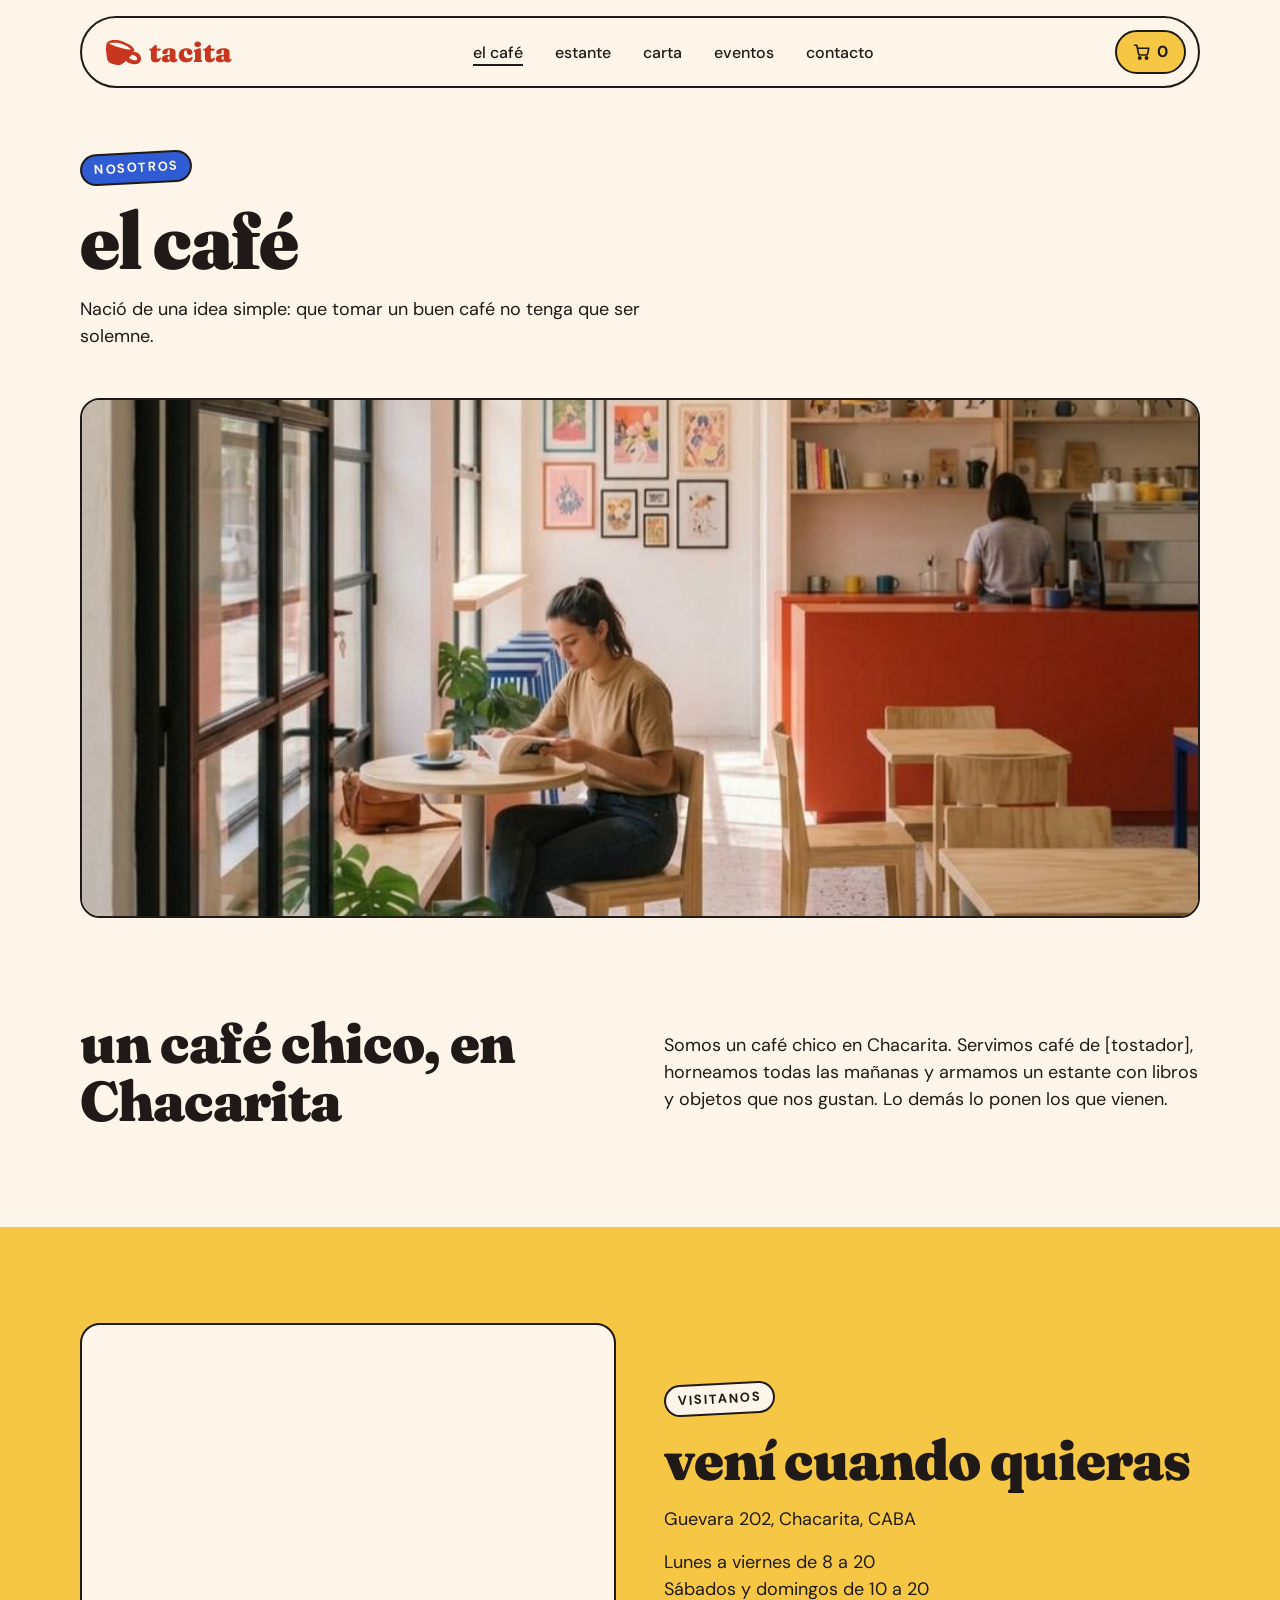
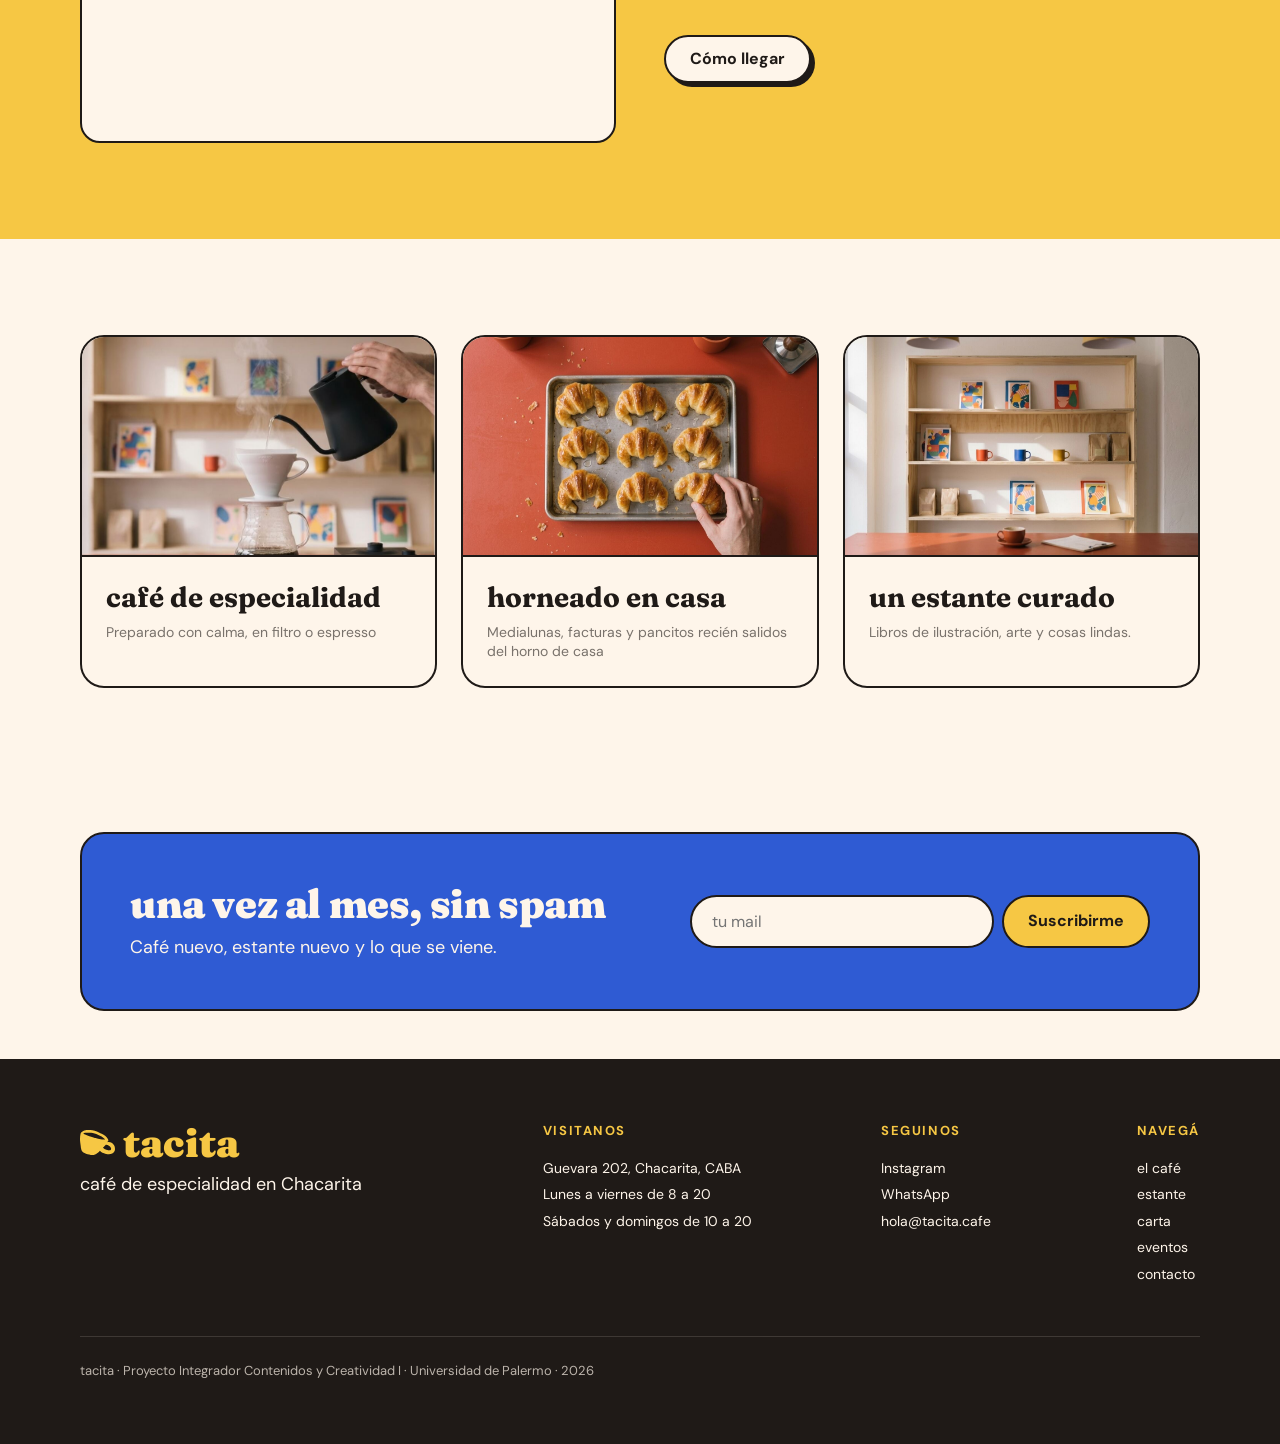
<file: el-cafe.html>
<!DOCTYPE html>
<html lang="es">
<head>
  <meta charset="UTF-8">
  <meta name="viewport" content="width=device-width, initial-scale=1">
  <title>el café · tacita</title>
  <meta name="description" content="Quiénes somos, dónde estamos y cuándo abrimos.">
  <link rel="icon" href="img/favicon.svg" type="image/svg+xml">
  <!-- Tipografías de Google Fonts: Fraunces (títulos) y DM Sans (texto) -->
  <link rel="preconnect" href="https://fonts.googleapis.com">
  <link rel="preconnect" href="https://fonts.gstatic.com" crossorigin>
  <link rel="stylesheet" href="https://fonts.googleapis.com/css2?family=DM+Sans:opsz,wght@9..40,400;9..40,500;9..40,700&family=Fraunces:opsz,wght,SOFT,WONK@9..144,100..900,0..100,0..1&display=swap">
  <link rel="stylesheet" href="css/estilos.css">
  <script src="js/main.js" defer></script>
</head>
<body>

  <!-- ===== Header ===== -->
  <header class="header">
    <div class="contenedor">
      <nav class="header__barra" aria-label="Menú principal">
        <a class="logo" href="index.html" aria-label="tacita, ir al inicio">
          <svg viewBox="0 0 35 25" aria-hidden="true"><path fill="currentColor" d="M8.92857 0.00063744C9.40076 -0.00730842 9.76305 0.0595044 10.2169 0.0913501C13.214 0.301594 16.2608 1.18439 18.9986 2.41431C19.9043 2.82958 20.8001 3.26615 21.6852 3.72366C22.8855 4.3319 24.3625 5.09098 25.4076 5.92588C26.262 6.60844 27.6579 8.14975 28.0282 9.19382C28.2357 9.77879 28.6071 10.8828 28.0522 11.3637C27.5719 11.78 27.59 11.5812 27.3223 12.17C27.6931 12.1524 28.0653 12.0654 28.4417 12.0637C30.9757 12.0519 33.6218 13.6663 34.4906 16.0947C35.0092 17.544 35.2569 19.6429 34.6208 21.0901C32.8702 25.0743 27.3327 24.6718 24.0343 23.2404C23.0553 23.0719 21.7762 22.2515 20.9379 21.694C20.633 21.4912 20.2369 21.0804 19.9065 20.834C19.7683 21.0016 19.6251 21.1651 19.477 21.3242C18.6524 22.2038 17.2663 23.3209 16.2007 23.9078C15.8654 24.0924 15.3084 24.2964 14.9441 24.4469C14.1897 24.7529 13.5173 24.9859 12.6888 24.9988C10.3888 25.0346 8.15581 24.2558 5.94913 23.6983C5.64614 23.5861 5.3362 23.4508 5.03801 23.3319C3.9349 22.8919 2.8333 22.2747 2.05559 21.3599C1.4545 20.6528 1.31479 19.6431 1.14722 18.7619C1.07762 18.396 0.970998 18.036 0.907618 17.6687C0.845476 17.2288 0.809534 16.7792 0.755585 16.3395L0.414806 13.7301C0.280936 12.6991 0.0507998 11.3903 0.0196513 10.3708C-0.0499886 8.09062 0.0466647 5.69713 0.616653 3.48033C0.964079 2.12901 3.05834 0.890895 4.32874 0.471914C5.62609 0.0440453 7.56259 0.0236715 8.92857 0.00063744ZM3.24627 3.23828C3.67184 3.74619 4.32341 4.29955 4.91717 4.61032C5.47788 4.90381 6.2113 5.00595 6.79767 5.24735C8.46598 5.93404 10.2184 6.4011 11.9363 6.94425C12.9315 7.28884 13.9111 7.67809 14.9359 7.93189C15.1385 7.98206 15.3519 8.02809 15.5489 8.09178C17.1979 8.62489 18.9066 8.96336 20.6069 9.28611C20.9521 9.35162 21.2342 9.3864 21.5859 9.41736L21.9807 9.45025C23.2498 9.61852 24.0309 9.53454 25.2678 9.52615C23.4249 7.16242 19.9653 5.81809 17.3119 4.52888C17.0495 4.40138 16.5485 4.20702 16.25 4.10769C13.2413 2.63662 10.1754 2.51804 6.79416 2.75078C5.37871 2.84659 4.60734 2.77389 3.24627 3.23828ZM22.804 17.8455C23.3914 18.1534 23.9098 18.5729 24.475 18.8898C25.6895 19.5709 26.8477 20.003 28.2041 20.2931C28.5723 20.4163 29.1188 20.3727 29.5022 20.3678C30.9251 20.3497 31.4754 18.758 30.8242 17.6558C29.9203 16.1259 27.8119 14.6359 25.9923 14.8003C25.9015 14.8151 25.685 14.8434 25.617 14.9043C25.0697 15.3939 24.6373 15.989 24.1486 16.5276C23.733 16.9856 23.2259 17.3767 22.804 17.8455Z"/></svg>
          <span>tacita</span>
        </a>
        <ul class="header__menu" id="menu">
          <li><a href="el-cafe.html" aria-current="page">el café</a></li>
          <li><a href="estante.html">estante</a></li>
          <li><a href="carta.html">carta</a></li>
          <li><a href="eventos.html">eventos</a></li>
          <li><a href="contacto.html">contacto</a></li>
        </ul>
        <div class="header__acciones">
          <a class="btn-carrito" href="carrito.html">
            <svg width="18" height="18" viewBox="0 0 24 24" fill="none" stroke="currentColor" stroke-width="2.2" stroke-linecap="round" stroke-linejoin="round" aria-hidden="true"><circle cx="9" cy="20" r="1.5"/><circle cx="18" cy="20" r="1.5"/><path d="M2 3h3l2.6 12.2a1 1 0 0 0 1 .8h9.7a1 1 0 0 0 1-.8L21 7H6"/></svg>
            <span class="solo-lector">Productos en el carrito:</span>
            <span class="carrito-contador" aria-live="polite">0</span>
          </a>
          <button class="btn-menu" type="button" aria-expanded="false" aria-controls="menu" aria-label="Abrir menú">
            <svg width="26" height="26" viewBox="0 0 24 24" fill="none" stroke="currentColor" stroke-width="2.4" stroke-linecap="round" aria-hidden="true"><path d="M4 7h16M4 12h16M4 17h16"/></svg>
          </button>
        </div>
      </nav>
    </div>
  </header>

  <main>

    <section class="encabezado-pagina">
      <div class="contenedor">
        <span class="sticker sticker--azul etiqueta">nosotros</span>
        <h1 class="display">el café</h1>
        <p>Nació de una idea simple: que tomar un buen café no tenga que ser solemne.</p>
      </div>
    </section>

    <div class="contenedor">
      <div class="foto foto-ancha">
        <img src="img/salon-puerta.jpg" alt="Una clienta lee en una mesa junto a la ventana; atrás, el mostrador rojo">
      </div>
    </div>

    <section class="seccion">
      <div class="contenedor dos-columnas">
        <h2 class="titulo-1">un café chico, en Chacarita</h2>
        <p>Somos un café chico en Chacarita. Servimos café de [tostador], horneamos todas las mañanas y armamos un estante con libros y objetos que nos gustan. Lo demás lo ponen los que vienen.</p>
      </div>
    </section>

    <!-- ===== Visitanos ===== -->
    <section class="seccion banda--amarillo">
      <div class="contenedor dos-columnas">
        <div class="mapa">
          <iframe src="https://www.google.com/maps?q=Guevara+202,+Chacarita,+CABA&amp;output=embed" title="Mapa: tacita en Guevara 202, Chacarita" loading="lazy" referrerpolicy="no-referrer-when-downgrade"></iframe>
        </div>
        <div class="visitanos">
          <span class="sticker sticker--lino etiqueta">visitanos</span>
          <h2 class="titulo-1">vení cuando quieras</h2>
          <p>Guevara 202, Chacarita, CABA</p>
          <p>Lunes a viernes de 8 a 20<br>Sábados y domingos de 10 a 20</p>
          <div class="grupo-botones">
            <a class="btn" href="https://www.google.com/maps/search/?api=1&query=Guevara+202,+Chacarita,+CABA" target="_blank" rel="noopener">Cómo llegar</a>
          </div>
        </div>
      </div>
    </section>

    <!-- ===== Tres pilares ===== -->
    <section class="seccion">
      <div class="contenedor grilla-3">
        <article class="card">
          <div class="card__foto"><img src="img/barista-filtro.jpg" alt="Café de filtro preparándose" loading="lazy"></div>
          <div class="card__cuerpo">
            <h2 class="titulo-3">café de especialidad</h2>
            <p class="texto-chico suave">Preparado con calma, en filtro o espresso</p>
          </div>
        </article>
        <article class="card">
          <div class="card__foto"><img src="img/croissants.jpg" alt="Bandeja de croissants" loading="lazy"></div>
          <div class="card__cuerpo">
            <h2 class="titulo-3">horneado en casa</h2>
            <p class="texto-chico suave">Medialunas, facturas y pancitos recién salidos del horno de casa</p>
          </div>
        </article>
        <article class="card">
          <div class="card__foto"><img src="img/estante-2.jpg" alt="El estante con libros y tazas" loading="lazy"></div>
          <div class="card__cuerpo">
            <h2 class="titulo-3">un estante curado</h2>
            <p class="texto-chico suave">Libros de ilustración, arte y cosas lindas.</p>
          </div>
        </article>
      </div>
    </section>

    <!-- ===== Newsletter ===== -->
    <section class="seccion--chica">
      <div class="contenedor">
        <div class="newsletter">
          <div>
            <h2 class="titulo-2">una vez al mes, sin spam</h2>
            <p>Café nuevo, estante nuevo y lo que se viene.</p>
          </div>
          <div class="newsletter__accion">
            <form data-formulario>
              <label class="solo-lector" for="mail-newsletter">Tu mail</label>
              <input id="mail-newsletter" type="email" placeholder="tu mail" required>
              <button class="btn btn--amarillo" type="submit">Suscribirme</button>
            </form>
            <p class="mensaje-ok" hidden>¡Listo! Te sumamos a la lista.</p>
          </div>
        </div>
      </div>
    </section>

  </main>

  <!-- ===== Footer ===== -->
  <footer class="footer">
    <div class="contenedor">
      <div class="footer__grilla">
        <div class="footer__marca">
          <a class="logo" href="index.html"><svg viewBox="0 0 35 25" aria-hidden="true"><path fill="currentColor" d="M8.92857 0.00063744C9.40076 -0.00730842 9.76305 0.0595044 10.2169 0.0913501C13.214 0.301594 16.2608 1.18439 18.9986 2.41431C19.9043 2.82958 20.8001 3.26615 21.6852 3.72366C22.8855 4.3319 24.3625 5.09098 25.4076 5.92588C26.262 6.60844 27.6579 8.14975 28.0282 9.19382C28.2357 9.77879 28.6071 10.8828 28.0522 11.3637C27.5719 11.78 27.59 11.5812 27.3223 12.17C27.6931 12.1524 28.0653 12.0654 28.4417 12.0637C30.9757 12.0519 33.6218 13.6663 34.4906 16.0947C35.0092 17.544 35.2569 19.6429 34.6208 21.0901C32.8702 25.0743 27.3327 24.6718 24.0343 23.2404C23.0553 23.0719 21.7762 22.2515 20.9379 21.694C20.633 21.4912 20.2369 21.0804 19.9065 20.834C19.7683 21.0016 19.6251 21.1651 19.477 21.3242C18.6524 22.2038 17.2663 23.3209 16.2007 23.9078C15.8654 24.0924 15.3084 24.2964 14.9441 24.4469C14.1897 24.7529 13.5173 24.9859 12.6888 24.9988C10.3888 25.0346 8.15581 24.2558 5.94913 23.6983C5.64614 23.5861 5.3362 23.4508 5.03801 23.3319C3.9349 22.8919 2.8333 22.2747 2.05559 21.3599C1.4545 20.6528 1.31479 19.6431 1.14722 18.7619C1.07762 18.396 0.970998 18.036 0.907618 17.6687C0.845476 17.2288 0.809534 16.7792 0.755585 16.3395L0.414806 13.7301C0.280936 12.6991 0.0507998 11.3903 0.0196513 10.3708C-0.0499886 8.09062 0.0466647 5.69713 0.616653 3.48033C0.964079 2.12901 3.05834 0.890895 4.32874 0.471914C5.62609 0.0440453 7.56259 0.0236715 8.92857 0.00063744ZM3.24627 3.23828C3.67184 3.74619 4.32341 4.29955 4.91717 4.61032C5.47788 4.90381 6.2113 5.00595 6.79767 5.24735C8.46598 5.93404 10.2184 6.4011 11.9363 6.94425C12.9315 7.28884 13.9111 7.67809 14.9359 7.93189C15.1385 7.98206 15.3519 8.02809 15.5489 8.09178C17.1979 8.62489 18.9066 8.96336 20.6069 9.28611C20.9521 9.35162 21.2342 9.3864 21.5859 9.41736L21.9807 9.45025C23.2498 9.61852 24.0309 9.53454 25.2678 9.52615C23.4249 7.16242 19.9653 5.81809 17.3119 4.52888C17.0495 4.40138 16.5485 4.20702 16.25 4.10769C13.2413 2.63662 10.1754 2.51804 6.79416 2.75078C5.37871 2.84659 4.60734 2.77389 3.24627 3.23828ZM22.804 17.8455C23.3914 18.1534 23.9098 18.5729 24.475 18.8898C25.6895 19.5709 26.8477 20.003 28.2041 20.2931C28.5723 20.4163 29.1188 20.3727 29.5022 20.3678C30.9251 20.3497 31.4754 18.758 30.8242 17.6558C29.9203 16.1259 27.8119 14.6359 25.9923 14.8003C25.9015 14.8151 25.685 14.8434 25.617 14.9043C25.0697 15.3939 24.6373 15.989 24.1486 16.5276C23.733 16.9856 23.2259 17.3767 22.804 17.8455Z"/></svg><span>tacita</span></a>
          <p>café de especialidad en Chacarita</p>
        </div>
        <div>
          <span class="etiqueta">visitanos</span>
          <ul>
            <li>Guevara 202, Chacarita, CABA</li>
            <li>Lunes a viernes de 8 a 20</li>
            <li>Sábados y domingos de 10 a 20</li>
          </ul>
        </div>
        <div>
          <span class="etiqueta">seguinos</span>
          <ul>
            <li><a href="https://www.instagram.com/" target="_blank" rel="noopener">Instagram</a></li>
            <li><a href="https://wa.me/?text=Hola%20tacita!" target="_blank" rel="noopener">WhatsApp</a></li>
            <li><a href="mailto:hola@tacita.cafe">hola@tacita.cafe</a></li>
          </ul>
        </div>
        <div>
          <span class="etiqueta">navegá</span>
          <ul>
            <li><a href="el-cafe.html">el café</a></li>
            <li><a href="estante.html">estante</a></li>
            <li><a href="carta.html">carta</a></li>
            <li><a href="eventos.html">eventos</a></li>
            <li><a href="contacto.html">contacto</a></li>
          </ul>
        </div>
      </div>
      <p class="footer__nota">tacita · Proyecto Integrador Contenidos y Creatividad I · Universidad de Palermo · 2026</p>
    </div>
  </footer>

</body>
</html>
</file>
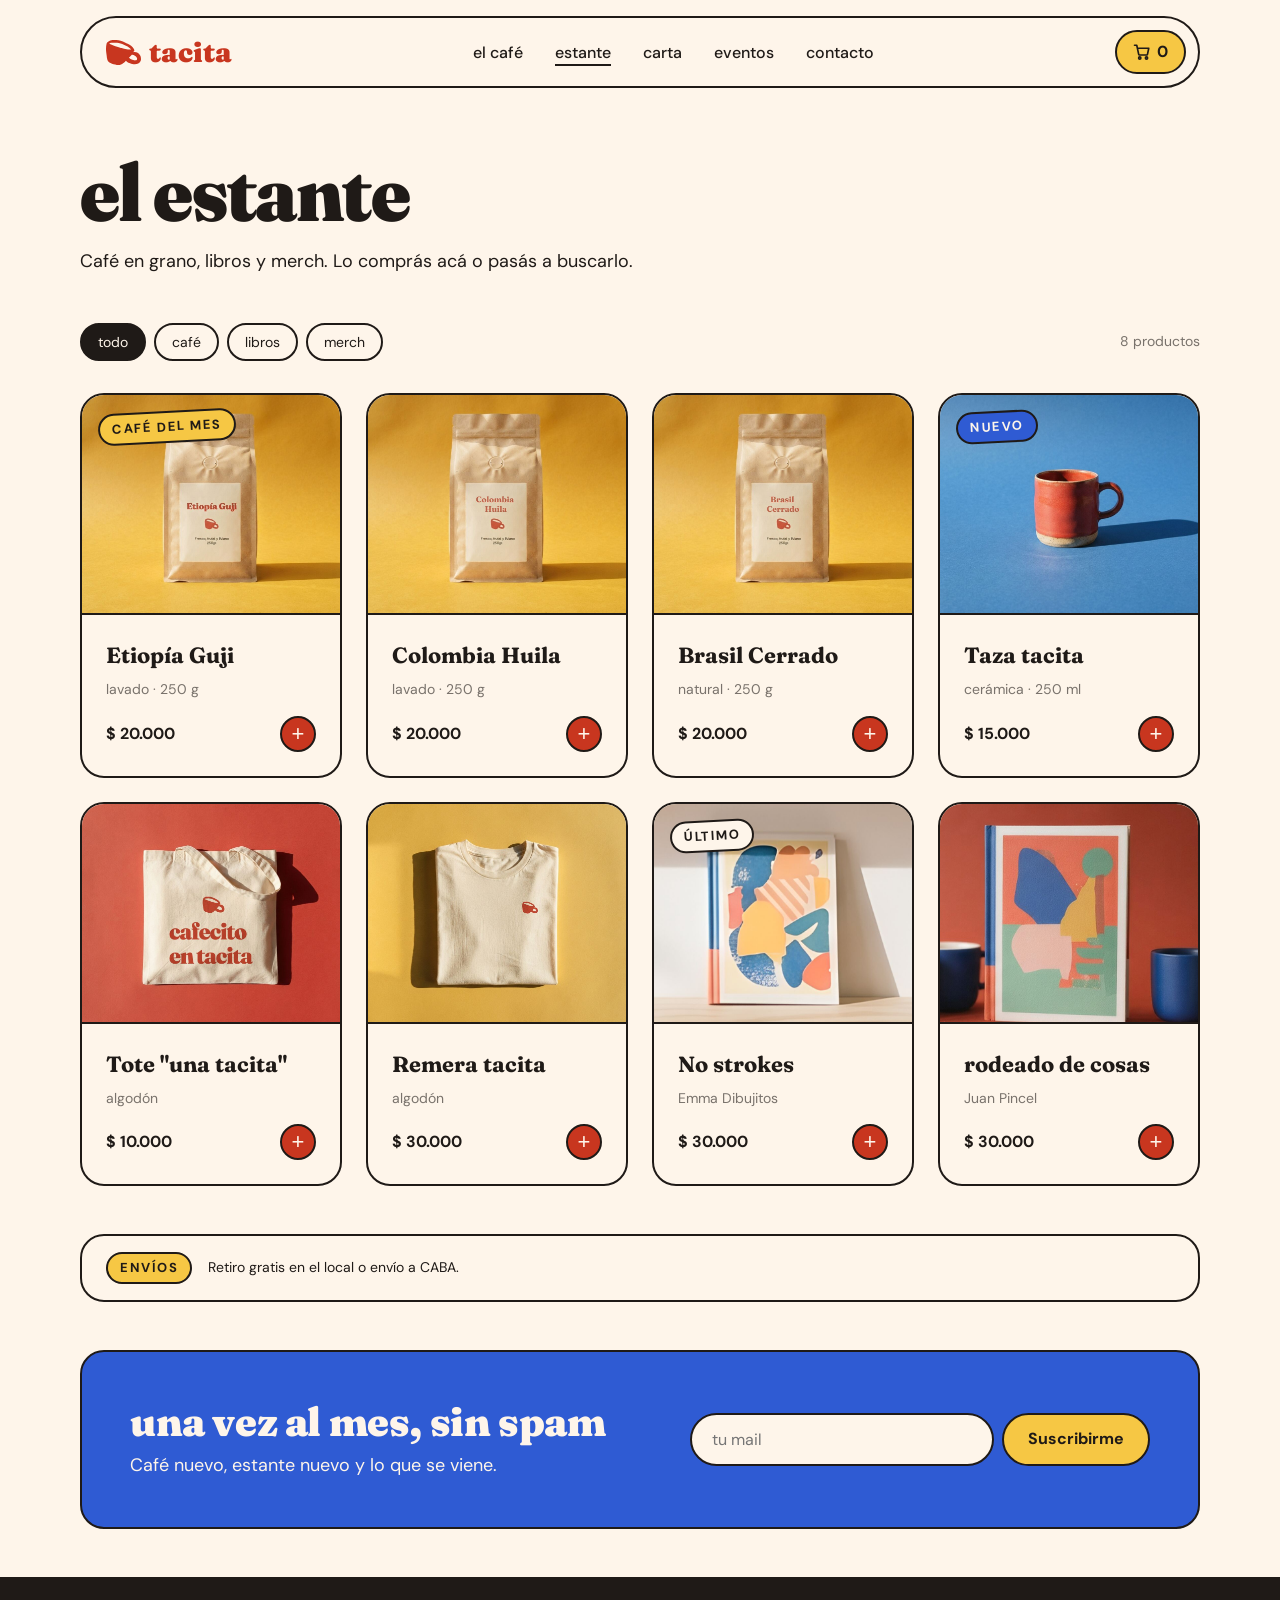
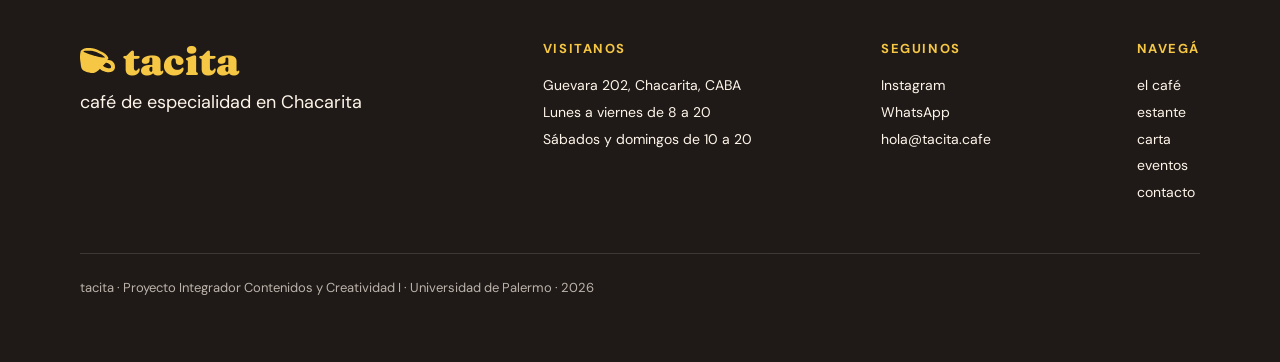
<file: estante.html>
<!DOCTYPE html>
<html lang="es">
<head>
  <meta charset="UTF-8">
  <meta name="viewport" content="width=device-width, initial-scale=1">
  <title>el estante · tacita</title>
  <meta name="description" content="Café en grano, libros y merch de tacita.">
  <link rel="icon" href="img/favicon.svg" type="image/svg+xml">
  <!-- Tipografías de Google Fonts: Fraunces (títulos) y DM Sans (texto) -->
  <link rel="preconnect" href="https://fonts.googleapis.com">
  <link rel="preconnect" href="https://fonts.gstatic.com" crossorigin>
  <link rel="stylesheet" href="https://fonts.googleapis.com/css2?family=DM+Sans:opsz,wght@9..40,400;9..40,500;9..40,700&family=Fraunces:opsz,wght,SOFT,WONK@9..144,100..900,0..100,0..1&display=swap">
  <link rel="stylesheet" href="css/estilos.css">
  <script src="js/main.js" defer></script>
</head>
<body>

  <!-- ===== Header ===== -->
  <header class="header">
    <div class="contenedor">
      <nav class="header__barra" aria-label="Menú principal">
        <a class="logo" href="index.html" aria-label="tacita, ir al inicio">
          <svg viewBox="0 0 35 25" aria-hidden="true"><path fill="currentColor" d="M8.92857 0.00063744C9.40076 -0.00730842 9.76305 0.0595044 10.2169 0.0913501C13.214 0.301594 16.2608 1.18439 18.9986 2.41431C19.9043 2.82958 20.8001 3.26615 21.6852 3.72366C22.8855 4.3319 24.3625 5.09098 25.4076 5.92588C26.262 6.60844 27.6579 8.14975 28.0282 9.19382C28.2357 9.77879 28.6071 10.8828 28.0522 11.3637C27.5719 11.78 27.59 11.5812 27.3223 12.17C27.6931 12.1524 28.0653 12.0654 28.4417 12.0637C30.9757 12.0519 33.6218 13.6663 34.4906 16.0947C35.0092 17.544 35.2569 19.6429 34.6208 21.0901C32.8702 25.0743 27.3327 24.6718 24.0343 23.2404C23.0553 23.0719 21.7762 22.2515 20.9379 21.694C20.633 21.4912 20.2369 21.0804 19.9065 20.834C19.7683 21.0016 19.6251 21.1651 19.477 21.3242C18.6524 22.2038 17.2663 23.3209 16.2007 23.9078C15.8654 24.0924 15.3084 24.2964 14.9441 24.4469C14.1897 24.7529 13.5173 24.9859 12.6888 24.9988C10.3888 25.0346 8.15581 24.2558 5.94913 23.6983C5.64614 23.5861 5.3362 23.4508 5.03801 23.3319C3.9349 22.8919 2.8333 22.2747 2.05559 21.3599C1.4545 20.6528 1.31479 19.6431 1.14722 18.7619C1.07762 18.396 0.970998 18.036 0.907618 17.6687C0.845476 17.2288 0.809534 16.7792 0.755585 16.3395L0.414806 13.7301C0.280936 12.6991 0.0507998 11.3903 0.0196513 10.3708C-0.0499886 8.09062 0.0466647 5.69713 0.616653 3.48033C0.964079 2.12901 3.05834 0.890895 4.32874 0.471914C5.62609 0.0440453 7.56259 0.0236715 8.92857 0.00063744ZM3.24627 3.23828C3.67184 3.74619 4.32341 4.29955 4.91717 4.61032C5.47788 4.90381 6.2113 5.00595 6.79767 5.24735C8.46598 5.93404 10.2184 6.4011 11.9363 6.94425C12.9315 7.28884 13.9111 7.67809 14.9359 7.93189C15.1385 7.98206 15.3519 8.02809 15.5489 8.09178C17.1979 8.62489 18.9066 8.96336 20.6069 9.28611C20.9521 9.35162 21.2342 9.3864 21.5859 9.41736L21.9807 9.45025C23.2498 9.61852 24.0309 9.53454 25.2678 9.52615C23.4249 7.16242 19.9653 5.81809 17.3119 4.52888C17.0495 4.40138 16.5485 4.20702 16.25 4.10769C13.2413 2.63662 10.1754 2.51804 6.79416 2.75078C5.37871 2.84659 4.60734 2.77389 3.24627 3.23828ZM22.804 17.8455C23.3914 18.1534 23.9098 18.5729 24.475 18.8898C25.6895 19.5709 26.8477 20.003 28.2041 20.2931C28.5723 20.4163 29.1188 20.3727 29.5022 20.3678C30.9251 20.3497 31.4754 18.758 30.8242 17.6558C29.9203 16.1259 27.8119 14.6359 25.9923 14.8003C25.9015 14.8151 25.685 14.8434 25.617 14.9043C25.0697 15.3939 24.6373 15.989 24.1486 16.5276C23.733 16.9856 23.2259 17.3767 22.804 17.8455Z"/></svg>
          <span>tacita</span>
        </a>
        <ul class="header__menu" id="menu">
          <li><a href="el-cafe.html">el café</a></li>
          <li><a href="estante.html" aria-current="page">estante</a></li>
          <li><a href="carta.html">carta</a></li>
          <li><a href="eventos.html">eventos</a></li>
          <li><a href="contacto.html">contacto</a></li>
        </ul>
        <div class="header__acciones">
          <a class="btn-carrito" href="carrito.html">
            <svg width="18" height="18" viewBox="0 0 24 24" fill="none" stroke="currentColor" stroke-width="2.2" stroke-linecap="round" stroke-linejoin="round" aria-hidden="true"><circle cx="9" cy="20" r="1.5"/><circle cx="18" cy="20" r="1.5"/><path d="M2 3h3l2.6 12.2a1 1 0 0 0 1 .8h9.7a1 1 0 0 0 1-.8L21 7H6"/></svg>
            <span class="solo-lector">Productos en el carrito:</span>
            <span class="carrito-contador" aria-live="polite">0</span>
          </a>
          <button class="btn-menu" type="button" aria-expanded="false" aria-controls="menu" aria-label="Abrir menú">
            <svg width="26" height="26" viewBox="0 0 24 24" fill="none" stroke="currentColor" stroke-width="2.4" stroke-linecap="round" aria-hidden="true"><path d="M4 7h16M4 12h16M4 17h16"/></svg>
          </button>
        </div>
      </nav>
    </div>
  </header>

  <main>

    <section class="encabezado-pagina">
      <div class="contenedor">
        <h1 class="display">el estante</h1>
        <p>Café en grano, libros y merch. Lo comprás acá o pasás a buscarlo.</p>
      </div>
    </section>

    <section class="contenedor">
      <div class="filtros">
        <div class="chips" role="group" aria-label="Filtrar productos">
          <button class="chip activo" type="button" data-filtro="todo" aria-pressed="true">todo</button>
          <button class="chip" type="button" data-filtro="café" aria-pressed="false">café</button>
          <button class="chip" type="button" data-filtro="libros" aria-pressed="false">libros</button>
          <button class="chip" type="button" data-filtro="merch" aria-pressed="false">merch</button>
        </div>
        <p class="texto-chico suave" id="cantidad-productos" aria-live="polite">8 productos</p>
      </div>

      <div class="grilla-4">
          <article class="card" data-categoria="café">
            <div class="card__foto">
              <img src="img/cafe-etiopia.jpg" alt="Etiopía Guji" loading="lazy">
            <span class="sticker etiqueta ">café del mes</span>
            </div>
            <div class="card__cuerpo">
              <h2 class="producto__nombre serif"><a href="producto.html?id=etiopia">Etiopía Guji</a></h2>
              <p class="texto-chico suave">lavado · 250 g</p>
              <div class="producto__pie">
                <span class="precio">$ 20.000</span>
                <button class="btn-mas" type="button" data-agregar="etiopia" aria-label="Agregar Etiopía Guji al carrito">+</button>
              </div>
            </div>
          </article>
          <article class="card" data-categoria="café">
            <div class="card__foto">
              <img src="img/cafe-colombia.jpg" alt="Colombia Huila" loading="lazy">
            </div>
            <div class="card__cuerpo">
              <h2 class="producto__nombre serif"><a href="producto.html?id=colombia">Colombia Huila</a></h2>
              <p class="texto-chico suave">lavado · 250 g</p>
              <div class="producto__pie">
                <span class="precio">$ 20.000</span>
                <button class="btn-mas" type="button" data-agregar="colombia" aria-label="Agregar Colombia Huila al carrito">+</button>
              </div>
            </div>
          </article>
          <article class="card" data-categoria="café">
            <div class="card__foto">
              <img src="img/cafe-brasil.jpg" alt="Brasil Cerrado" loading="lazy">
            </div>
            <div class="card__cuerpo">
              <h2 class="producto__nombre serif"><a href="producto.html?id=brasil">Brasil Cerrado</a></h2>
              <p class="texto-chico suave">natural · 250 g</p>
              <div class="producto__pie">
                <span class="precio">$ 20.000</span>
                <button class="btn-mas" type="button" data-agregar="brasil" aria-label="Agregar Brasil Cerrado al carrito">+</button>
              </div>
            </div>
          </article>
          <article class="card" data-categoria="merch">
            <div class="card__foto">
              <img src="img/taza.jpg" alt="Taza tacita" loading="lazy">
            <span class="sticker etiqueta sticker--azul">nuevo</span>
            </div>
            <div class="card__cuerpo">
              <h2 class="producto__nombre serif"><a href="producto.html?id=taza">Taza tacita</a></h2>
              <p class="texto-chico suave">cerámica · 250 ml</p>
              <div class="producto__pie">
                <span class="precio">$ 15.000</span>
                <button class="btn-mas" type="button" data-agregar="taza" aria-label="Agregar Taza tacita al carrito">+</button>
              </div>
            </div>
          </article>
          <article class="card" data-categoria="merch">
            <div class="card__foto">
              <img src="img/tote.jpg" alt="Tote &quot;una tacita&quot;" loading="lazy">
            </div>
            <div class="card__cuerpo">
              <h2 class="producto__nombre serif"><a href="producto.html?id=tote">Tote "una tacita"</a></h2>
              <p class="texto-chico suave">algodón</p>
              <div class="producto__pie">
                <span class="precio">$ 10.000</span>
                <button class="btn-mas" type="button" data-agregar="tote" aria-label="Agregar Tote &quot;una tacita&quot; al carrito">+</button>
              </div>
            </div>
          </article>
          <article class="card" data-categoria="merch">
            <div class="card__foto">
              <img src="img/remera.jpg" alt="Remera tacita" loading="lazy">
            </div>
            <div class="card__cuerpo">
              <h2 class="producto__nombre serif"><a href="producto.html?id=remera">Remera tacita</a></h2>
              <p class="texto-chico suave">algodón</p>
              <div class="producto__pie">
                <span class="precio">$ 30.000</span>
                <button class="btn-mas" type="button" data-agregar="remera" aria-label="Agregar Remera tacita al carrito">+</button>
              </div>
            </div>
          </article>
          <article class="card" data-categoria="libros">
            <div class="card__foto">
              <img src="img/libro-no-strokes.jpg" alt="No strokes" loading="lazy">
            <span class="sticker etiqueta sticker--lino">último</span>
            </div>
            <div class="card__cuerpo">
              <h2 class="producto__nombre serif"><a href="producto.html?id=no-strokes">No strokes</a></h2>
              <p class="texto-chico suave">Emma Dibujitos</p>
              <div class="producto__pie">
                <span class="precio">$ 30.000</span>
                <button class="btn-mas" type="button" data-agregar="no-strokes" aria-label="Agregar No strokes al carrito">+</button>
              </div>
            </div>
          </article>
          <article class="card" data-categoria="libros">
            <div class="card__foto">
              <img src="img/libro-rodeado-de-cosas.jpg" alt="rodeado de cosas" loading="lazy">
            </div>
            <div class="card__cuerpo">
              <h2 class="producto__nombre serif"><a href="producto.html?id=rodeado">rodeado de cosas</a></h2>
              <p class="texto-chico suave">Juan Pincel</p>
              <div class="producto__pie">
                <span class="precio">$ 30.000</span>
                <button class="btn-mas" type="button" data-agregar="rodeado" aria-label="Agregar rodeado de cosas al carrito">+</button>
              </div>
            </div>
          </article>
      </div>

      <div class="aviso">
        <span class="sticker etiqueta">envíos</span>
        <p class="texto-chico">Retiro gratis en el local o envío a CABA.</p>
      </div>
    </section>

    <!-- ===== Newsletter ===== -->
    <section class="seccion--chica">
      <div class="contenedor">
        <div class="newsletter">
          <div>
            <h2 class="titulo-2">una vez al mes, sin spam</h2>
            <p>Café nuevo, estante nuevo y lo que se viene.</p>
          </div>
          <div class="newsletter__accion">
            <form data-formulario>
              <label class="solo-lector" for="mail-newsletter">Tu mail</label>
              <input id="mail-newsletter" type="email" placeholder="tu mail" required>
              <button class="btn btn--amarillo" type="submit">Suscribirme</button>
            </form>
            <p class="mensaje-ok" hidden>¡Listo! Te sumamos a la lista.</p>
          </div>
        </div>
      </div>
    </section>

  </main>

  <!-- ===== Footer ===== -->
  <footer class="footer">
    <div class="contenedor">
      <div class="footer__grilla">
        <div class="footer__marca">
          <a class="logo" href="index.html"><svg viewBox="0 0 35 25" aria-hidden="true"><path fill="currentColor" d="M8.92857 0.00063744C9.40076 -0.00730842 9.76305 0.0595044 10.2169 0.0913501C13.214 0.301594 16.2608 1.18439 18.9986 2.41431C19.9043 2.82958 20.8001 3.26615 21.6852 3.72366C22.8855 4.3319 24.3625 5.09098 25.4076 5.92588C26.262 6.60844 27.6579 8.14975 28.0282 9.19382C28.2357 9.77879 28.6071 10.8828 28.0522 11.3637C27.5719 11.78 27.59 11.5812 27.3223 12.17C27.6931 12.1524 28.0653 12.0654 28.4417 12.0637C30.9757 12.0519 33.6218 13.6663 34.4906 16.0947C35.0092 17.544 35.2569 19.6429 34.6208 21.0901C32.8702 25.0743 27.3327 24.6718 24.0343 23.2404C23.0553 23.0719 21.7762 22.2515 20.9379 21.694C20.633 21.4912 20.2369 21.0804 19.9065 20.834C19.7683 21.0016 19.6251 21.1651 19.477 21.3242C18.6524 22.2038 17.2663 23.3209 16.2007 23.9078C15.8654 24.0924 15.3084 24.2964 14.9441 24.4469C14.1897 24.7529 13.5173 24.9859 12.6888 24.9988C10.3888 25.0346 8.15581 24.2558 5.94913 23.6983C5.64614 23.5861 5.3362 23.4508 5.03801 23.3319C3.9349 22.8919 2.8333 22.2747 2.05559 21.3599C1.4545 20.6528 1.31479 19.6431 1.14722 18.7619C1.07762 18.396 0.970998 18.036 0.907618 17.6687C0.845476 17.2288 0.809534 16.7792 0.755585 16.3395L0.414806 13.7301C0.280936 12.6991 0.0507998 11.3903 0.0196513 10.3708C-0.0499886 8.09062 0.0466647 5.69713 0.616653 3.48033C0.964079 2.12901 3.05834 0.890895 4.32874 0.471914C5.62609 0.0440453 7.56259 0.0236715 8.92857 0.00063744ZM3.24627 3.23828C3.67184 3.74619 4.32341 4.29955 4.91717 4.61032C5.47788 4.90381 6.2113 5.00595 6.79767 5.24735C8.46598 5.93404 10.2184 6.4011 11.9363 6.94425C12.9315 7.28884 13.9111 7.67809 14.9359 7.93189C15.1385 7.98206 15.3519 8.02809 15.5489 8.09178C17.1979 8.62489 18.9066 8.96336 20.6069 9.28611C20.9521 9.35162 21.2342 9.3864 21.5859 9.41736L21.9807 9.45025C23.2498 9.61852 24.0309 9.53454 25.2678 9.52615C23.4249 7.16242 19.9653 5.81809 17.3119 4.52888C17.0495 4.40138 16.5485 4.20702 16.25 4.10769C13.2413 2.63662 10.1754 2.51804 6.79416 2.75078C5.37871 2.84659 4.60734 2.77389 3.24627 3.23828ZM22.804 17.8455C23.3914 18.1534 23.9098 18.5729 24.475 18.8898C25.6895 19.5709 26.8477 20.003 28.2041 20.2931C28.5723 20.4163 29.1188 20.3727 29.5022 20.3678C30.9251 20.3497 31.4754 18.758 30.8242 17.6558C29.9203 16.1259 27.8119 14.6359 25.9923 14.8003C25.9015 14.8151 25.685 14.8434 25.617 14.9043C25.0697 15.3939 24.6373 15.989 24.1486 16.5276C23.733 16.9856 23.2259 17.3767 22.804 17.8455Z"/></svg><span>tacita</span></a>
          <p>café de especialidad en Chacarita</p>
        </div>
        <div>
          <span class="etiqueta">visitanos</span>
          <ul>
            <li>Guevara 202, Chacarita, CABA</li>
            <li>Lunes a viernes de 8 a 20</li>
            <li>Sábados y domingos de 10 a 20</li>
          </ul>
        </div>
        <div>
          <span class="etiqueta">seguinos</span>
          <ul>
            <li><a href="https://www.instagram.com/" target="_blank" rel="noopener">Instagram</a></li>
            <li><a href="https://wa.me/?text=Hola%20tacita!" target="_blank" rel="noopener">WhatsApp</a></li>
            <li><a href="mailto:hola@tacita.cafe">hola@tacita.cafe</a></li>
          </ul>
        </div>
        <div>
          <span class="etiqueta">navegá</span>
          <ul>
            <li><a href="el-cafe.html">el café</a></li>
            <li><a href="estante.html">estante</a></li>
            <li><a href="carta.html">carta</a></li>
            <li><a href="eventos.html">eventos</a></li>
            <li><a href="contacto.html">contacto</a></li>
          </ul>
        </div>
      </div>
      <p class="footer__nota">tacita · Proyecto Integrador Contenidos y Creatividad I · Universidad de Palermo · 2026</p>
    </div>
  </footer>

</body>
</html>
</file>
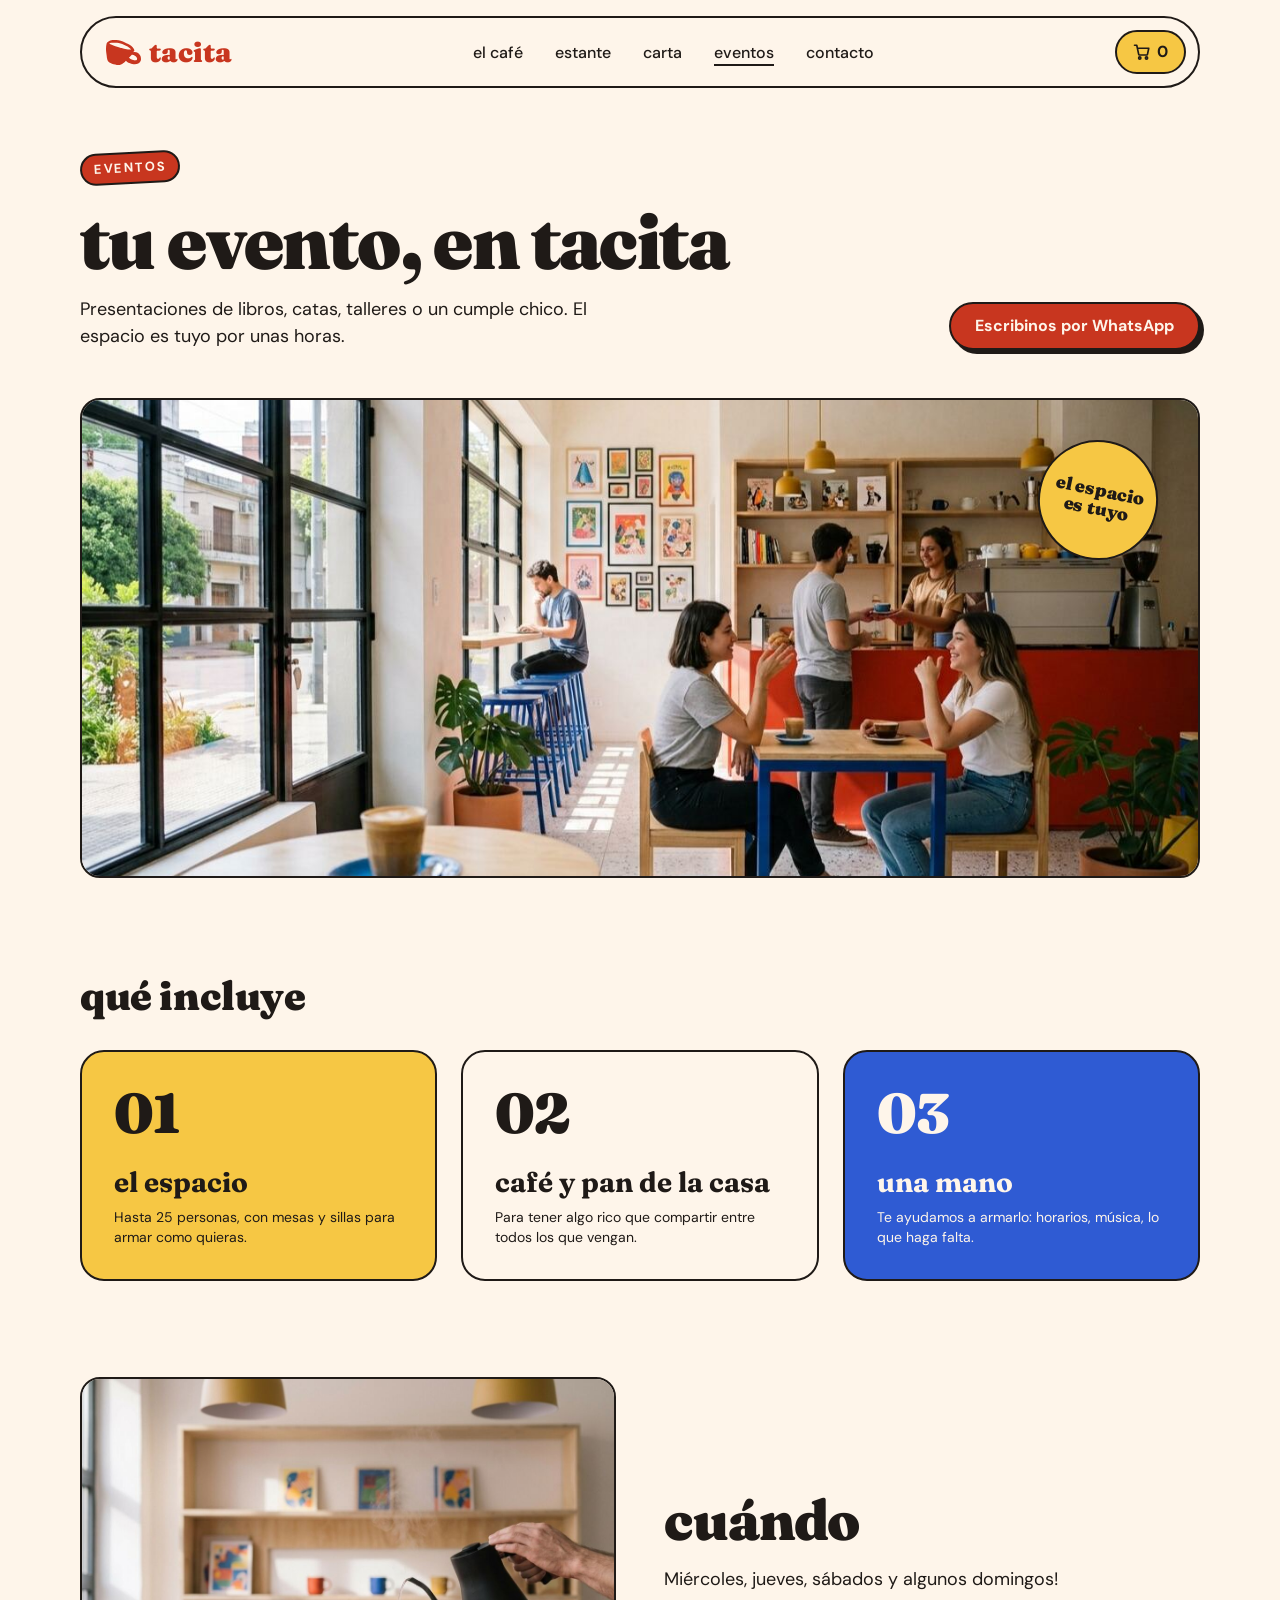
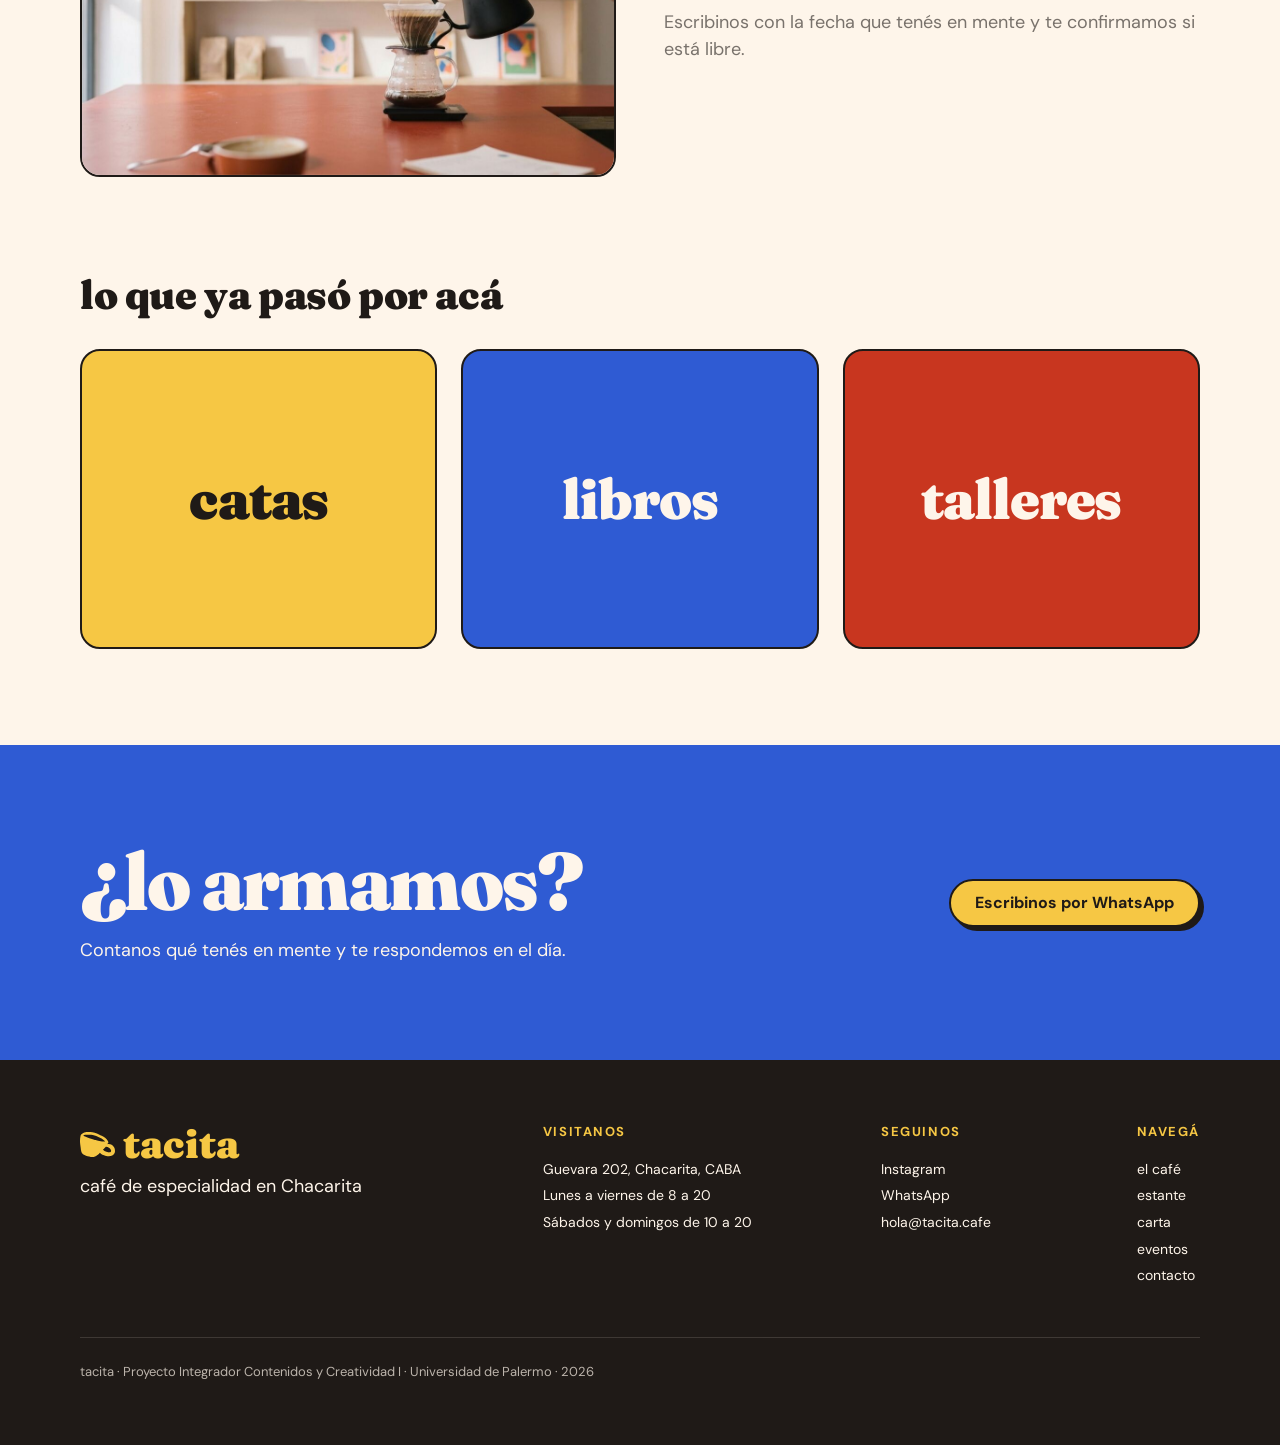
<file: eventos.html>
<!DOCTYPE html>
<html lang="es">
<head>
  <meta charset="UTF-8">
  <meta name="viewport" content="width=device-width, initial-scale=1">
  <title>eventos · tacita</title>
  <meta name="description" content="Reservá el espacio de tacita para presentaciones, catas, talleres o un cumple chico.">
  <link rel="icon" href="img/favicon.svg" type="image/svg+xml">
  <!-- Tipografías de Google Fonts: Fraunces (títulos) y DM Sans (texto) -->
  <link rel="preconnect" href="https://fonts.googleapis.com">
  <link rel="preconnect" href="https://fonts.gstatic.com" crossorigin>
  <link rel="stylesheet" href="https://fonts.googleapis.com/css2?family=DM+Sans:opsz,wght@9..40,400;9..40,500;9..40,700&family=Fraunces:opsz,wght,SOFT,WONK@9..144,100..900,0..100,0..1&display=swap">
  <link rel="stylesheet" href="css/estilos.css">
  <script src="js/main.js" defer></script>
</head>
<body>

  <!-- ===== Header ===== -->
  <header class="header">
    <div class="contenedor">
      <nav class="header__barra" aria-label="Menú principal">
        <a class="logo" href="index.html" aria-label="tacita, ir al inicio">
          <svg viewBox="0 0 35 25" aria-hidden="true"><path fill="currentColor" d="M8.92857 0.00063744C9.40076 -0.00730842 9.76305 0.0595044 10.2169 0.0913501C13.214 0.301594 16.2608 1.18439 18.9986 2.41431C19.9043 2.82958 20.8001 3.26615 21.6852 3.72366C22.8855 4.3319 24.3625 5.09098 25.4076 5.92588C26.262 6.60844 27.6579 8.14975 28.0282 9.19382C28.2357 9.77879 28.6071 10.8828 28.0522 11.3637C27.5719 11.78 27.59 11.5812 27.3223 12.17C27.6931 12.1524 28.0653 12.0654 28.4417 12.0637C30.9757 12.0519 33.6218 13.6663 34.4906 16.0947C35.0092 17.544 35.2569 19.6429 34.6208 21.0901C32.8702 25.0743 27.3327 24.6718 24.0343 23.2404C23.0553 23.0719 21.7762 22.2515 20.9379 21.694C20.633 21.4912 20.2369 21.0804 19.9065 20.834C19.7683 21.0016 19.6251 21.1651 19.477 21.3242C18.6524 22.2038 17.2663 23.3209 16.2007 23.9078C15.8654 24.0924 15.3084 24.2964 14.9441 24.4469C14.1897 24.7529 13.5173 24.9859 12.6888 24.9988C10.3888 25.0346 8.15581 24.2558 5.94913 23.6983C5.64614 23.5861 5.3362 23.4508 5.03801 23.3319C3.9349 22.8919 2.8333 22.2747 2.05559 21.3599C1.4545 20.6528 1.31479 19.6431 1.14722 18.7619C1.07762 18.396 0.970998 18.036 0.907618 17.6687C0.845476 17.2288 0.809534 16.7792 0.755585 16.3395L0.414806 13.7301C0.280936 12.6991 0.0507998 11.3903 0.0196513 10.3708C-0.0499886 8.09062 0.0466647 5.69713 0.616653 3.48033C0.964079 2.12901 3.05834 0.890895 4.32874 0.471914C5.62609 0.0440453 7.56259 0.0236715 8.92857 0.00063744ZM3.24627 3.23828C3.67184 3.74619 4.32341 4.29955 4.91717 4.61032C5.47788 4.90381 6.2113 5.00595 6.79767 5.24735C8.46598 5.93404 10.2184 6.4011 11.9363 6.94425C12.9315 7.28884 13.9111 7.67809 14.9359 7.93189C15.1385 7.98206 15.3519 8.02809 15.5489 8.09178C17.1979 8.62489 18.9066 8.96336 20.6069 9.28611C20.9521 9.35162 21.2342 9.3864 21.5859 9.41736L21.9807 9.45025C23.2498 9.61852 24.0309 9.53454 25.2678 9.52615C23.4249 7.16242 19.9653 5.81809 17.3119 4.52888C17.0495 4.40138 16.5485 4.20702 16.25 4.10769C13.2413 2.63662 10.1754 2.51804 6.79416 2.75078C5.37871 2.84659 4.60734 2.77389 3.24627 3.23828ZM22.804 17.8455C23.3914 18.1534 23.9098 18.5729 24.475 18.8898C25.6895 19.5709 26.8477 20.003 28.2041 20.2931C28.5723 20.4163 29.1188 20.3727 29.5022 20.3678C30.9251 20.3497 31.4754 18.758 30.8242 17.6558C29.9203 16.1259 27.8119 14.6359 25.9923 14.8003C25.9015 14.8151 25.685 14.8434 25.617 14.9043C25.0697 15.3939 24.6373 15.989 24.1486 16.5276C23.733 16.9856 23.2259 17.3767 22.804 17.8455Z"/></svg>
          <span>tacita</span>
        </a>
        <ul class="header__menu" id="menu">
          <li><a href="el-cafe.html">el café</a></li>
          <li><a href="estante.html">estante</a></li>
          <li><a href="carta.html">carta</a></li>
          <li><a href="eventos.html" aria-current="page">eventos</a></li>
          <li><a href="contacto.html">contacto</a></li>
        </ul>
        <div class="header__acciones">
          <a class="btn-carrito" href="carrito.html">
            <svg width="18" height="18" viewBox="0 0 24 24" fill="none" stroke="currentColor" stroke-width="2.2" stroke-linecap="round" stroke-linejoin="round" aria-hidden="true"><circle cx="9" cy="20" r="1.5"/><circle cx="18" cy="20" r="1.5"/><path d="M2 3h3l2.6 12.2a1 1 0 0 0 1 .8h9.7a1 1 0 0 0 1-.8L21 7H6"/></svg>
            <span class="solo-lector">Productos en el carrito:</span>
            <span class="carrito-contador" aria-live="polite">0</span>
          </a>
          <button class="btn-menu" type="button" aria-expanded="false" aria-controls="menu" aria-label="Abrir menú">
            <svg width="26" height="26" viewBox="0 0 24 24" fill="none" stroke="currentColor" stroke-width="2.4" stroke-linecap="round" aria-hidden="true"><path d="M4 7h16M4 12h16M4 17h16"/></svg>
          </button>
        </div>
      </nav>
    </div>
  </header>

  <main>

    <section class="encabezado-pagina">
      <div class="contenedor fila-titulo">
        <div>
          <span class="sticker sticker--rojo etiqueta">eventos</span>
          <h1 class="display">tu evento, en tacita</h1>
          <p>Presentaciones de libros, catas, talleres o un cumple chico. El espacio es tuyo por unas horas.</p>
        </div>
        <a class="btn btn--principal" href="https://wa.me/?text=Hola%20tacita!" target="_blank" rel="noopener">Escribinos por WhatsApp</a>
      </div>
    </section>

    <div class="contenedor">
      <div class="foto banner">
        <span class="sticker-redondo">el espacio es tuyo</span>
        <img src="img/salon.jpg" alt="El salón de tacita con gente en las mesas">
      </div>
    </div>

    <!-- ===== Qué incluye ===== -->
    <section class="seccion incluye">
      <div class="contenedor">
        <h2 class="titulo-2 subtitulo-seccion">qué incluye</h2>
        <div class="grilla-3">
          <article class="card card--amarillo">
            <p class="titulo-1 serif numero">01</p>
            <h3 class="titulo-3">el espacio</h3>
            <p class="texto-chico">Hasta 25 personas, con mesas y sillas para armar como quieras.</p>
          </article>
          <article class="card">
            <p class="titulo-1 serif numero">02</p>
            <h3 class="titulo-3">café y pan de la casa</h3>
            <p class="texto-chico">Para tener algo rico que compartir entre todos los que vengan.</p>
          </article>
          <article class="card card--azul">
            <p class="titulo-1 serif numero">03</p>
            <h3 class="titulo-3">una mano</h3>
            <p class="texto-chico">Te ayudamos a armarlo: horarios, música, lo que haga falta.</p>
          </article>
        </div>
      </div>
    </section>

    <!-- ===== Cuándo ===== -->
    <section class="contenedor dos-columnas cuando">
      <div class="foto">
        <img src="img/barista-mostrador.jpg" alt="El mostrador y el estante de tacita" loading="lazy">
      </div>
      <div>
        <h2 class="titulo-1">cuándo</h2>
        <p>Miércoles, jueves, sábados y algunos domingos!</p>
        <p class="suave">Escribinos con la fecha que tenés en mente y te confirmamos si está libre.</p>
      </div>
    </section>

    <!-- ===== Lo que ya pasó ===== -->
    <section class="seccion">
      <div class="contenedor">
        <h2 class="titulo-2 subtitulo-seccion">lo que ya pasó por acá</h2>
        <div class="grilla-3">
          <div class="bloque-color bloque-color--amarillo serif titulo-1">catas</div>
          <div class="bloque-color bloque-color--azul serif titulo-1">libros</div>
          <div class="bloque-color bloque-color--rojo serif titulo-1">talleres</div>
        </div>
      </div>
    </section>

    <!-- ===== ¿Lo armamos? ===== -->
    <section class="seccion banda--azul">
      <div class="contenedor armamos">
        <div>
          <h2 class="display">¿lo armamos?</h2>
          <p>Contanos qué tenés en mente y te respondemos en el día.</p>
        </div>
        <a class="btn btn--amarillo" href="https://wa.me/?text=Hola%20tacita!" target="_blank" rel="noopener">Escribinos por WhatsApp</a>
      </div>
    </section>

  </main>

  <!-- ===== Footer ===== -->
  <footer class="footer">
    <div class="contenedor">
      <div class="footer__grilla">
        <div class="footer__marca">
          <a class="logo" href="index.html"><svg viewBox="0 0 35 25" aria-hidden="true"><path fill="currentColor" d="M8.92857 0.00063744C9.40076 -0.00730842 9.76305 0.0595044 10.2169 0.0913501C13.214 0.301594 16.2608 1.18439 18.9986 2.41431C19.9043 2.82958 20.8001 3.26615 21.6852 3.72366C22.8855 4.3319 24.3625 5.09098 25.4076 5.92588C26.262 6.60844 27.6579 8.14975 28.0282 9.19382C28.2357 9.77879 28.6071 10.8828 28.0522 11.3637C27.5719 11.78 27.59 11.5812 27.3223 12.17C27.6931 12.1524 28.0653 12.0654 28.4417 12.0637C30.9757 12.0519 33.6218 13.6663 34.4906 16.0947C35.0092 17.544 35.2569 19.6429 34.6208 21.0901C32.8702 25.0743 27.3327 24.6718 24.0343 23.2404C23.0553 23.0719 21.7762 22.2515 20.9379 21.694C20.633 21.4912 20.2369 21.0804 19.9065 20.834C19.7683 21.0016 19.6251 21.1651 19.477 21.3242C18.6524 22.2038 17.2663 23.3209 16.2007 23.9078C15.8654 24.0924 15.3084 24.2964 14.9441 24.4469C14.1897 24.7529 13.5173 24.9859 12.6888 24.9988C10.3888 25.0346 8.15581 24.2558 5.94913 23.6983C5.64614 23.5861 5.3362 23.4508 5.03801 23.3319C3.9349 22.8919 2.8333 22.2747 2.05559 21.3599C1.4545 20.6528 1.31479 19.6431 1.14722 18.7619C1.07762 18.396 0.970998 18.036 0.907618 17.6687C0.845476 17.2288 0.809534 16.7792 0.755585 16.3395L0.414806 13.7301C0.280936 12.6991 0.0507998 11.3903 0.0196513 10.3708C-0.0499886 8.09062 0.0466647 5.69713 0.616653 3.48033C0.964079 2.12901 3.05834 0.890895 4.32874 0.471914C5.62609 0.0440453 7.56259 0.0236715 8.92857 0.00063744ZM3.24627 3.23828C3.67184 3.74619 4.32341 4.29955 4.91717 4.61032C5.47788 4.90381 6.2113 5.00595 6.79767 5.24735C8.46598 5.93404 10.2184 6.4011 11.9363 6.94425C12.9315 7.28884 13.9111 7.67809 14.9359 7.93189C15.1385 7.98206 15.3519 8.02809 15.5489 8.09178C17.1979 8.62489 18.9066 8.96336 20.6069 9.28611C20.9521 9.35162 21.2342 9.3864 21.5859 9.41736L21.9807 9.45025C23.2498 9.61852 24.0309 9.53454 25.2678 9.52615C23.4249 7.16242 19.9653 5.81809 17.3119 4.52888C17.0495 4.40138 16.5485 4.20702 16.25 4.10769C13.2413 2.63662 10.1754 2.51804 6.79416 2.75078C5.37871 2.84659 4.60734 2.77389 3.24627 3.23828ZM22.804 17.8455C23.3914 18.1534 23.9098 18.5729 24.475 18.8898C25.6895 19.5709 26.8477 20.003 28.2041 20.2931C28.5723 20.4163 29.1188 20.3727 29.5022 20.3678C30.9251 20.3497 31.4754 18.758 30.8242 17.6558C29.9203 16.1259 27.8119 14.6359 25.9923 14.8003C25.9015 14.8151 25.685 14.8434 25.617 14.9043C25.0697 15.3939 24.6373 15.989 24.1486 16.5276C23.733 16.9856 23.2259 17.3767 22.804 17.8455Z"/></svg><span>tacita</span></a>
          <p>café de especialidad en Chacarita</p>
        </div>
        <div>
          <span class="etiqueta">visitanos</span>
          <ul>
            <li>Guevara 202, Chacarita, CABA</li>
            <li>Lunes a viernes de 8 a 20</li>
            <li>Sábados y domingos de 10 a 20</li>
          </ul>
        </div>
        <div>
          <span class="etiqueta">seguinos</span>
          <ul>
            <li><a href="https://www.instagram.com/" target="_blank" rel="noopener">Instagram</a></li>
            <li><a href="https://wa.me/?text=Hola%20tacita!" target="_blank" rel="noopener">WhatsApp</a></li>
            <li><a href="mailto:hola@tacita.cafe">hola@tacita.cafe</a></li>
          </ul>
        </div>
        <div>
          <span class="etiqueta">navegá</span>
          <ul>
            <li><a href="el-cafe.html">el café</a></li>
            <li><a href="estante.html">estante</a></li>
            <li><a href="carta.html">carta</a></li>
            <li><a href="eventos.html">eventos</a></li>
            <li><a href="contacto.html">contacto</a></li>
          </ul>
        </div>
      </div>
      <p class="footer__nota">tacita · Proyecto Integrador Contenidos y Creatividad I · Universidad de Palermo · 2026</p>
    </div>
  </footer>

</body>
</html>
</file>
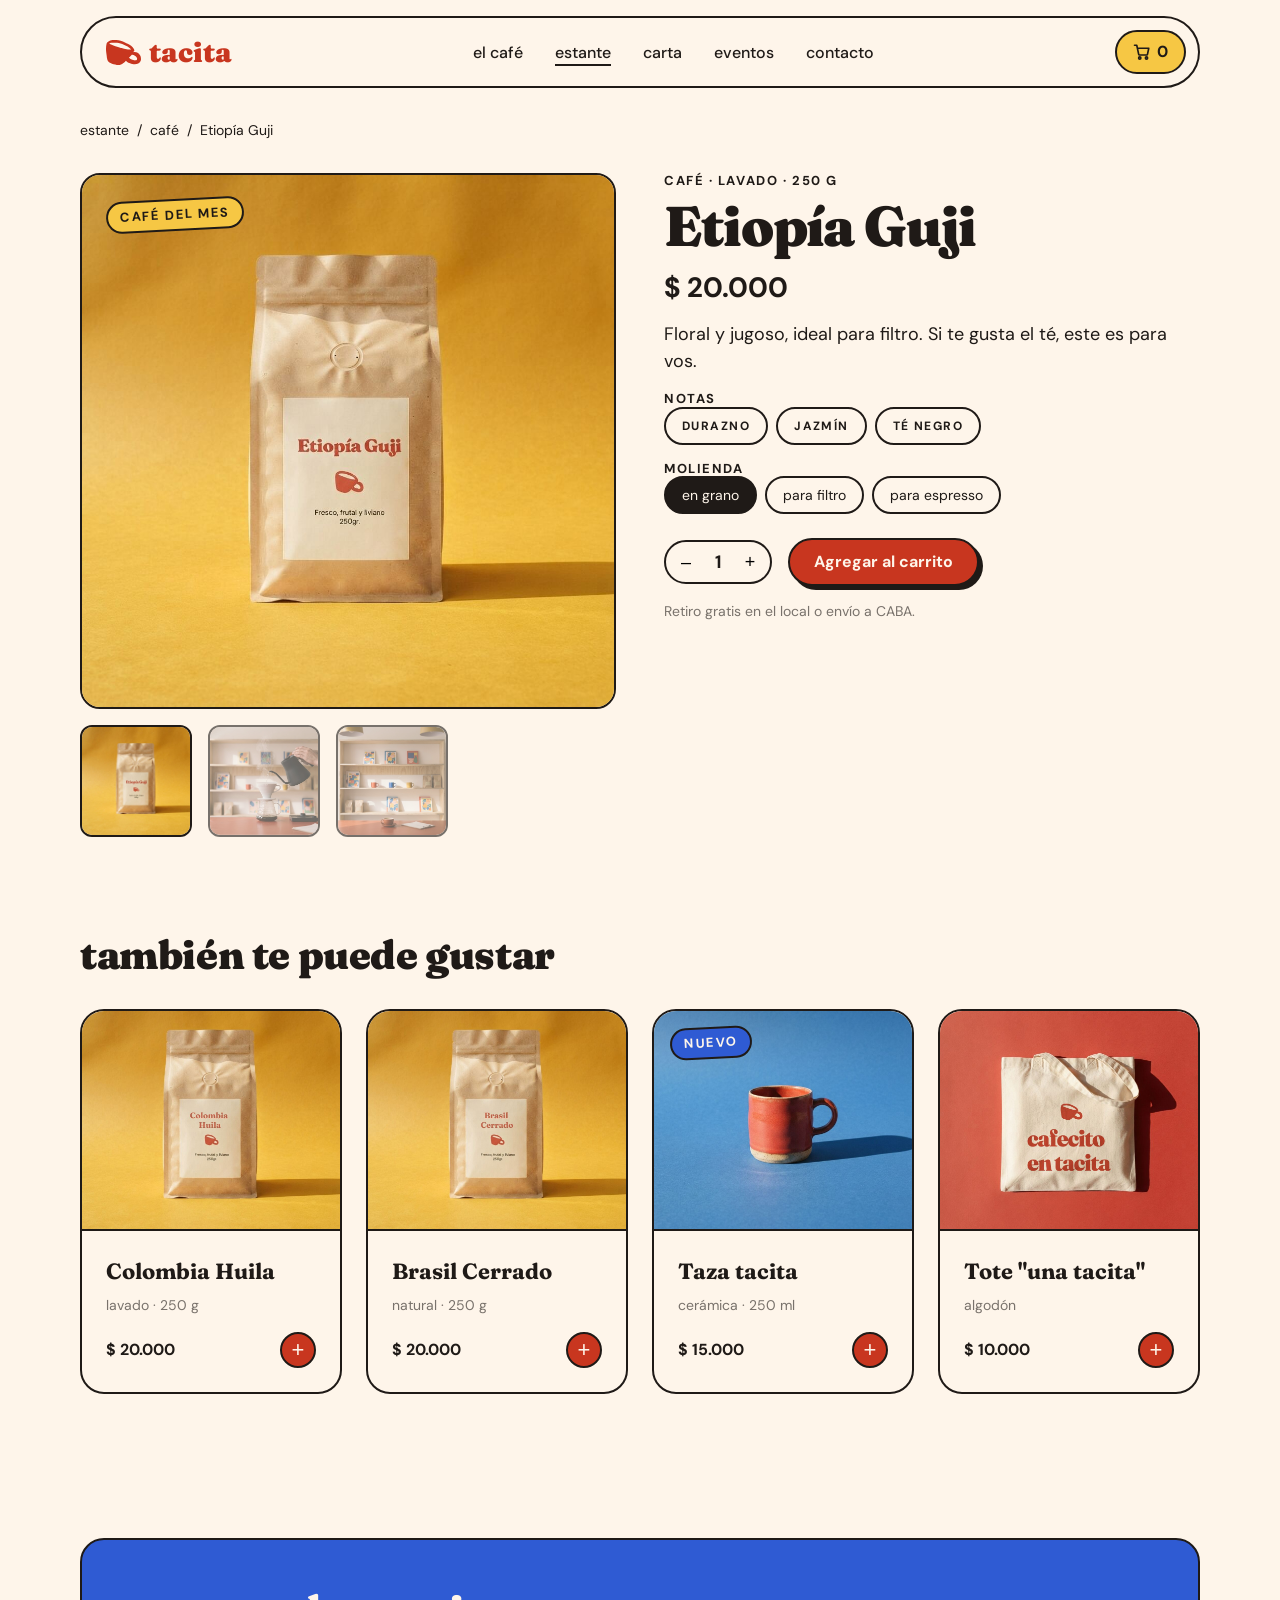
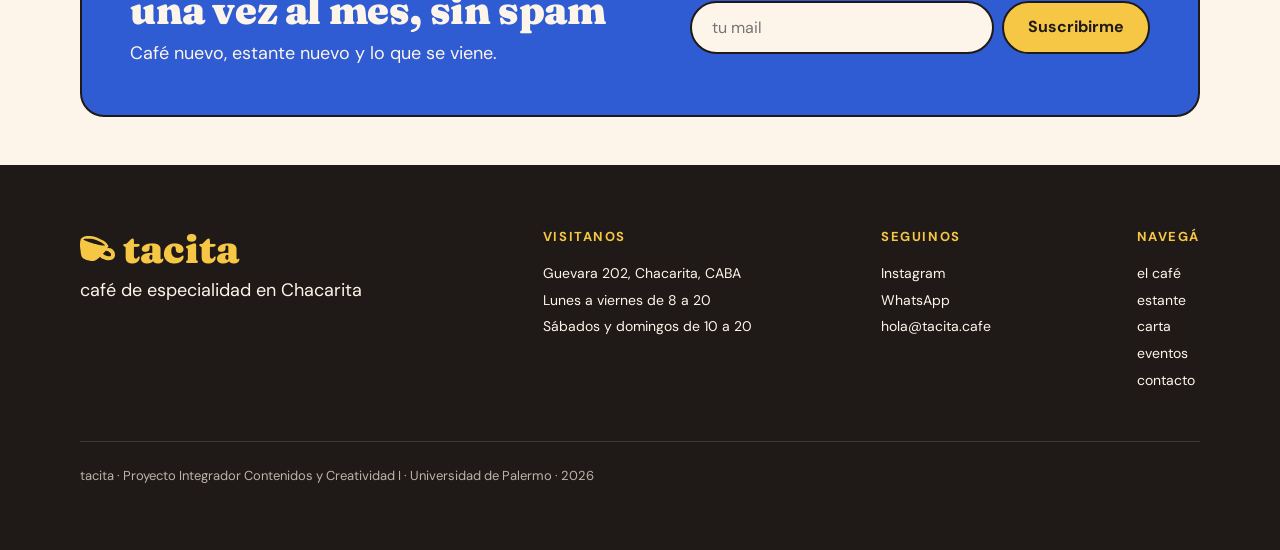
<file: producto.html>
<!DOCTYPE html>
<html lang="es">
<head>
  <meta charset="UTF-8">
  <meta name="viewport" content="width=device-width, initial-scale=1">
  <title>Etiopía Guji · tacita</title>
  <meta name="description" content="Café de especialidad Etiopía Guji, lavado, 250 g.">
  <link rel="icon" href="img/favicon.svg" type="image/svg+xml">
  <!-- Tipografías de Google Fonts: Fraunces (títulos) y DM Sans (texto) -->
  <link rel="preconnect" href="https://fonts.googleapis.com">
  <link rel="preconnect" href="https://fonts.gstatic.com" crossorigin>
  <link rel="stylesheet" href="https://fonts.googleapis.com/css2?family=DM+Sans:opsz,wght@9..40,400;9..40,500;9..40,700&family=Fraunces:opsz,wght,SOFT,WONK@9..144,100..900,0..100,0..1&display=swap">
  <link rel="stylesheet" href="css/estilos.css">
  <script src="js/main.js" defer></script>
</head>
<body>

  <!-- ===== Header ===== -->
  <header class="header">
    <div class="contenedor">
      <nav class="header__barra" aria-label="Menú principal">
        <a class="logo" href="index.html" aria-label="tacita, ir al inicio">
          <svg viewBox="0 0 35 25" aria-hidden="true"><path fill="currentColor" d="M8.92857 0.00063744C9.40076 -0.00730842 9.76305 0.0595044 10.2169 0.0913501C13.214 0.301594 16.2608 1.18439 18.9986 2.41431C19.9043 2.82958 20.8001 3.26615 21.6852 3.72366C22.8855 4.3319 24.3625 5.09098 25.4076 5.92588C26.262 6.60844 27.6579 8.14975 28.0282 9.19382C28.2357 9.77879 28.6071 10.8828 28.0522 11.3637C27.5719 11.78 27.59 11.5812 27.3223 12.17C27.6931 12.1524 28.0653 12.0654 28.4417 12.0637C30.9757 12.0519 33.6218 13.6663 34.4906 16.0947C35.0092 17.544 35.2569 19.6429 34.6208 21.0901C32.8702 25.0743 27.3327 24.6718 24.0343 23.2404C23.0553 23.0719 21.7762 22.2515 20.9379 21.694C20.633 21.4912 20.2369 21.0804 19.9065 20.834C19.7683 21.0016 19.6251 21.1651 19.477 21.3242C18.6524 22.2038 17.2663 23.3209 16.2007 23.9078C15.8654 24.0924 15.3084 24.2964 14.9441 24.4469C14.1897 24.7529 13.5173 24.9859 12.6888 24.9988C10.3888 25.0346 8.15581 24.2558 5.94913 23.6983C5.64614 23.5861 5.3362 23.4508 5.03801 23.3319C3.9349 22.8919 2.8333 22.2747 2.05559 21.3599C1.4545 20.6528 1.31479 19.6431 1.14722 18.7619C1.07762 18.396 0.970998 18.036 0.907618 17.6687C0.845476 17.2288 0.809534 16.7792 0.755585 16.3395L0.414806 13.7301C0.280936 12.6991 0.0507998 11.3903 0.0196513 10.3708C-0.0499886 8.09062 0.0466647 5.69713 0.616653 3.48033C0.964079 2.12901 3.05834 0.890895 4.32874 0.471914C5.62609 0.0440453 7.56259 0.0236715 8.92857 0.00063744ZM3.24627 3.23828C3.67184 3.74619 4.32341 4.29955 4.91717 4.61032C5.47788 4.90381 6.2113 5.00595 6.79767 5.24735C8.46598 5.93404 10.2184 6.4011 11.9363 6.94425C12.9315 7.28884 13.9111 7.67809 14.9359 7.93189C15.1385 7.98206 15.3519 8.02809 15.5489 8.09178C17.1979 8.62489 18.9066 8.96336 20.6069 9.28611C20.9521 9.35162 21.2342 9.3864 21.5859 9.41736L21.9807 9.45025C23.2498 9.61852 24.0309 9.53454 25.2678 9.52615C23.4249 7.16242 19.9653 5.81809 17.3119 4.52888C17.0495 4.40138 16.5485 4.20702 16.25 4.10769C13.2413 2.63662 10.1754 2.51804 6.79416 2.75078C5.37871 2.84659 4.60734 2.77389 3.24627 3.23828ZM22.804 17.8455C23.3914 18.1534 23.9098 18.5729 24.475 18.8898C25.6895 19.5709 26.8477 20.003 28.2041 20.2931C28.5723 20.4163 29.1188 20.3727 29.5022 20.3678C30.9251 20.3497 31.4754 18.758 30.8242 17.6558C29.9203 16.1259 27.8119 14.6359 25.9923 14.8003C25.9015 14.8151 25.685 14.8434 25.617 14.9043C25.0697 15.3939 24.6373 15.989 24.1486 16.5276C23.733 16.9856 23.2259 17.3767 22.804 17.8455Z"/></svg>
          <span>tacita</span>
        </a>
        <ul class="header__menu" id="menu">
          <li><a href="el-cafe.html">el café</a></li>
          <li><a href="estante.html" aria-current="page">estante</a></li>
          <li><a href="carta.html">carta</a></li>
          <li><a href="eventos.html">eventos</a></li>
          <li><a href="contacto.html">contacto</a></li>
        </ul>
        <div class="header__acciones">
          <a class="btn-carrito" href="carrito.html">
            <svg width="18" height="18" viewBox="0 0 24 24" fill="none" stroke="currentColor" stroke-width="2.2" stroke-linecap="round" stroke-linejoin="round" aria-hidden="true"><circle cx="9" cy="20" r="1.5"/><circle cx="18" cy="20" r="1.5"/><path d="M2 3h3l2.6 12.2a1 1 0 0 0 1 .8h9.7a1 1 0 0 0 1-.8L21 7H6"/></svg>
            <span class="solo-lector">Productos en el carrito:</span>
            <span class="carrito-contador" aria-live="polite">0</span>
          </a>
          <button class="btn-menu" type="button" aria-expanded="false" aria-controls="menu" aria-label="Abrir menú">
            <svg width="26" height="26" viewBox="0 0 24 24" fill="none" stroke="currentColor" stroke-width="2.4" stroke-linecap="round" aria-hidden="true"><path d="M4 7h16M4 12h16M4 17h16"/></svg>
          </button>
        </div>
      </nav>
    </div>
  </header>

  <main>

    <div class="contenedor">
      <nav class="migas" aria-label="Estás en">
        <a href="estante.html">estante</a><span class="sep">/</span><span id="migas-categoria">café</span><span class="sep">/</span><span id="migas-nombre">Etiopía Guji</span>
      </nav>

      <!-- La página se completa con JavaScript según el producto (producto.html?id=...) -->
      <section class="ficha" id="ficha">
        <div>
          <div class="foto ficha__foto">
            <span class="sticker etiqueta" id="ficha-sticker">café del mes</span>
            <img id="ficha-foto" src="img/cafe-etiopia.jpg" alt="Etiopía Guji">
          </div>
          <div class="miniaturas" id="ficha-miniaturas"></div>
        </div>

        <div class="ficha__info">
          <p class="etiqueta" id="ficha-etiqueta">café · lavado · 250 g</p>
          <h1 class="titulo-1" id="ficha-nombre">Etiopía Guji</h1>
          <p class="titulo-3" id="ficha-precio">$ 20.000</p>
          <p id="ficha-descripcion">Floral y jugoso, ideal para filtro. Si te gusta el té, este es para vos.</p>

          <div id="ficha-notas">
            <p class="etiqueta">notas</p>
            <div class="chips">
              <span class="chip chip--nota">durazno</span>
              <span class="chip chip--nota">jazmín</span>
              <span class="chip chip--nota">té negro</span>
            </div>
          </div>

          <div id="ficha-molienda">
            <p class="etiqueta">molienda</p>
            <div class="chips">
              <button class="chip activo" type="button" aria-pressed="true">en grano</button>
              <button class="chip" type="button" aria-pressed="false">para filtro</button>
              <button class="chip" type="button" aria-pressed="false">para espresso</button>
            </div>
          </div>

          <div class="ficha__compra">
            <div class="cantidad">
              <button type="button" id="ficha-menos" aria-label="Restar uno">–</button>
              <span id="ficha-cantidad" aria-live="polite">1</span>
              <button type="button" id="ficha-mas" aria-label="Sumar uno">+</button>
            </div>
            <button class="btn btn--principal" type="button" id="ficha-agregar">Agregar al carrito</button>
          </div>
          <p class="texto-chico suave">Retiro gratis en el local o envío a CABA.</p>
        </div>
      </section>
    </div>

    <section class="seccion">
      <div class="contenedor">
        <h2 class="titulo-2 subtitulo-seccion">también te puede gustar</h2>
        <div class="grilla-4">
          <article class="card" data-categoria="café">
            <div class="card__foto">
              <img src="img/cafe-colombia.jpg" alt="Colombia Huila" loading="lazy">
            </div>
            <div class="card__cuerpo">
              <h3 class="producto__nombre serif"><a href="producto.html?id=colombia">Colombia Huila</a></h3>
              <p class="texto-chico suave">lavado · 250 g</p>
              <div class="producto__pie">
                <span class="precio">$ 20.000</span>
                <button class="btn-mas" type="button" data-agregar="colombia" aria-label="Agregar Colombia Huila al carrito">+</button>
              </div>
            </div>
          </article>
          <article class="card" data-categoria="café">
            <div class="card__foto">
              <img src="img/cafe-brasil.jpg" alt="Brasil Cerrado" loading="lazy">
            </div>
            <div class="card__cuerpo">
              <h3 class="producto__nombre serif"><a href="producto.html?id=brasil">Brasil Cerrado</a></h3>
              <p class="texto-chico suave">natural · 250 g</p>
              <div class="producto__pie">
                <span class="precio">$ 20.000</span>
                <button class="btn-mas" type="button" data-agregar="brasil" aria-label="Agregar Brasil Cerrado al carrito">+</button>
              </div>
            </div>
          </article>
          <article class="card" data-categoria="merch">
            <div class="card__foto">
              <img src="img/taza.jpg" alt="Taza tacita" loading="lazy">
            <span class="sticker etiqueta sticker--azul">nuevo</span>
            </div>
            <div class="card__cuerpo">
              <h3 class="producto__nombre serif"><a href="producto.html?id=taza">Taza tacita</a></h3>
              <p class="texto-chico suave">cerámica · 250 ml</p>
              <div class="producto__pie">
                <span class="precio">$ 15.000</span>
                <button class="btn-mas" type="button" data-agregar="taza" aria-label="Agregar Taza tacita al carrito">+</button>
              </div>
            </div>
          </article>
          <article class="card" data-categoria="merch">
            <div class="card__foto">
              <img src="img/tote.jpg" alt="Tote &quot;una tacita&quot;" loading="lazy">
            </div>
            <div class="card__cuerpo">
              <h3 class="producto__nombre serif"><a href="producto.html?id=tote">Tote "una tacita"</a></h3>
              <p class="texto-chico suave">algodón</p>
              <div class="producto__pie">
                <span class="precio">$ 10.000</span>
                <button class="btn-mas" type="button" data-agregar="tote" aria-label="Agregar Tote &quot;una tacita&quot; al carrito">+</button>
              </div>
            </div>
          </article>
        </div>
      </div>
    </section>

    <!-- ===== Newsletter ===== -->
    <section class="seccion--chica">
      <div class="contenedor">
        <div class="newsletter">
          <div>
            <h2 class="titulo-2">una vez al mes, sin spam</h2>
            <p>Café nuevo, estante nuevo y lo que se viene.</p>
          </div>
          <div class="newsletter__accion">
            <form data-formulario>
              <label class="solo-lector" for="mail-newsletter">Tu mail</label>
              <input id="mail-newsletter" type="email" placeholder="tu mail" required>
              <button class="btn btn--amarillo" type="submit">Suscribirme</button>
            </form>
            <p class="mensaje-ok" hidden>¡Listo! Te sumamos a la lista.</p>
          </div>
        </div>
      </div>
    </section>

  </main>

  <!-- ===== Footer ===== -->
  <footer class="footer">
    <div class="contenedor">
      <div class="footer__grilla">
        <div class="footer__marca">
          <a class="logo" href="index.html"><svg viewBox="0 0 35 25" aria-hidden="true"><path fill="currentColor" d="M8.92857 0.00063744C9.40076 -0.00730842 9.76305 0.0595044 10.2169 0.0913501C13.214 0.301594 16.2608 1.18439 18.9986 2.41431C19.9043 2.82958 20.8001 3.26615 21.6852 3.72366C22.8855 4.3319 24.3625 5.09098 25.4076 5.92588C26.262 6.60844 27.6579 8.14975 28.0282 9.19382C28.2357 9.77879 28.6071 10.8828 28.0522 11.3637C27.5719 11.78 27.59 11.5812 27.3223 12.17C27.6931 12.1524 28.0653 12.0654 28.4417 12.0637C30.9757 12.0519 33.6218 13.6663 34.4906 16.0947C35.0092 17.544 35.2569 19.6429 34.6208 21.0901C32.8702 25.0743 27.3327 24.6718 24.0343 23.2404C23.0553 23.0719 21.7762 22.2515 20.9379 21.694C20.633 21.4912 20.2369 21.0804 19.9065 20.834C19.7683 21.0016 19.6251 21.1651 19.477 21.3242C18.6524 22.2038 17.2663 23.3209 16.2007 23.9078C15.8654 24.0924 15.3084 24.2964 14.9441 24.4469C14.1897 24.7529 13.5173 24.9859 12.6888 24.9988C10.3888 25.0346 8.15581 24.2558 5.94913 23.6983C5.64614 23.5861 5.3362 23.4508 5.03801 23.3319C3.9349 22.8919 2.8333 22.2747 2.05559 21.3599C1.4545 20.6528 1.31479 19.6431 1.14722 18.7619C1.07762 18.396 0.970998 18.036 0.907618 17.6687C0.845476 17.2288 0.809534 16.7792 0.755585 16.3395L0.414806 13.7301C0.280936 12.6991 0.0507998 11.3903 0.0196513 10.3708C-0.0499886 8.09062 0.0466647 5.69713 0.616653 3.48033C0.964079 2.12901 3.05834 0.890895 4.32874 0.471914C5.62609 0.0440453 7.56259 0.0236715 8.92857 0.00063744ZM3.24627 3.23828C3.67184 3.74619 4.32341 4.29955 4.91717 4.61032C5.47788 4.90381 6.2113 5.00595 6.79767 5.24735C8.46598 5.93404 10.2184 6.4011 11.9363 6.94425C12.9315 7.28884 13.9111 7.67809 14.9359 7.93189C15.1385 7.98206 15.3519 8.02809 15.5489 8.09178C17.1979 8.62489 18.9066 8.96336 20.6069 9.28611C20.9521 9.35162 21.2342 9.3864 21.5859 9.41736L21.9807 9.45025C23.2498 9.61852 24.0309 9.53454 25.2678 9.52615C23.4249 7.16242 19.9653 5.81809 17.3119 4.52888C17.0495 4.40138 16.5485 4.20702 16.25 4.10769C13.2413 2.63662 10.1754 2.51804 6.79416 2.75078C5.37871 2.84659 4.60734 2.77389 3.24627 3.23828ZM22.804 17.8455C23.3914 18.1534 23.9098 18.5729 24.475 18.8898C25.6895 19.5709 26.8477 20.003 28.2041 20.2931C28.5723 20.4163 29.1188 20.3727 29.5022 20.3678C30.9251 20.3497 31.4754 18.758 30.8242 17.6558C29.9203 16.1259 27.8119 14.6359 25.9923 14.8003C25.9015 14.8151 25.685 14.8434 25.617 14.9043C25.0697 15.3939 24.6373 15.989 24.1486 16.5276C23.733 16.9856 23.2259 17.3767 22.804 17.8455Z"/></svg><span>tacita</span></a>
          <p>café de especialidad en Chacarita</p>
        </div>
        <div>
          <span class="etiqueta">visitanos</span>
          <ul>
            <li>Guevara 202, Chacarita, CABA</li>
            <li>Lunes a viernes de 8 a 20</li>
            <li>Sábados y domingos de 10 a 20</li>
          </ul>
        </div>
        <div>
          <span class="etiqueta">seguinos</span>
          <ul>
            <li><a href="https://www.instagram.com/" target="_blank" rel="noopener">Instagram</a></li>
            <li><a href="https://wa.me/?text=Hola%20tacita!" target="_blank" rel="noopener">WhatsApp</a></li>
            <li><a href="mailto:hola@tacita.cafe">hola@tacita.cafe</a></li>
          </ul>
        </div>
        <div>
          <span class="etiqueta">navegá</span>
          <ul>
            <li><a href="el-cafe.html">el café</a></li>
            <li><a href="estante.html">estante</a></li>
            <li><a href="carta.html">carta</a></li>
            <li><a href="eventos.html">eventos</a></li>
            <li><a href="contacto.html">contacto</a></li>
          </ul>
        </div>
      </div>
      <p class="footer__nota">tacita · Proyecto Integrador Contenidos y Creatividad I · Universidad de Palermo · 2026</p>
    </div>
  </footer>

</body>
</html>
</file>
<file: css/estilos.css>
/* =========================================================
   tacita · estilos
   1. Variables (los mismos tokens que en Figma)
   2. Base
   3. Layout
   4. Componentes
   5. Secciones por página
   6. Mobile
   7. Impresión (para descargar la carta)
   ========================================================= */


/* ---------- 1. Variables ---------- */
:root {
  /* Colores (variables "color/…" de Figma) */
  --lino: #FEF5EA;
  --tinta: #1F1A17;
  --tinta-suave: rgba(31, 26, 23, 0.6);
  --rojo: #C8361F;
  --azul: #2F5BD3;
  --amarillo: #F6C744;
  --deshabilitado: #E3DCCF;
  --linea: rgba(31, 26, 23, 0.2);

  /* Espaciado (múltiplos de 8) */
  --e-8: 8px;
  --e-16: 16px;
  --e-24: 24px;
  --e-32: 32px;
  --e-48: 48px;
  --e-64: 64px;
  --e-96: 96px;

  /* Forma */
  --radio-campo: 12px;
  --radio-foto: 20px;
  --radio-card: 24px;
  --radio-boton: 999px;
  --borde: 2px solid var(--tinta);
  --sombra: 4px 4px 0 var(--tinta);
  --sombra-hover: 2px 2px 0 var(--tinta);

  /* Tipografías */
  --serif: "Fraunces", Georgia, serif;
  --sans: "DM Sans", Arial, sans-serif;

  /* Grilla: 1280 de contenido + 80 de margen a cada lado = 1440 */
  --ancho: 1280px;
  --margen: 80px;
}


/* ---------- 2. Base ---------- */
*,
*::before,
*::after {
  box-sizing: border-box;
}

body {
  margin: 0;
  background: var(--lino);
  color: var(--tinta);
  font-family: var(--sans);
  font-size: 18px;
  line-height: 1.5;
}

img {
  display: block;
  max-width: 100%;
}

a {
  color: inherit;
}

h1, h2, h3, p, ul {
  margin: 0;
}

ul {
  padding: 0;
  list-style: none;
}

/* Fraunces con suavidad 30, como en el Figma */
h1, h2, h3, .serif {
  font-family: var(--serif);
  font-variation-settings: "SOFT" 30;
}

/* Estilos de texto (los mismos nombres que en Figma) */
.display  { font-weight: 900; font-size: 80px; line-height: 1;    letter-spacing: -0.02em; }
.titulo-1 { font-weight: 900; font-size: 56px; line-height: 1.05; letter-spacing: -0.02em; }
.titulo-2 { font-weight: 900; font-size: 40px; line-height: 1.1;  letter-spacing: -0.01em; }
.titulo-3 { font-weight: 700; font-size: 28px; line-height: 1.2; }
.texto-chico { font-size: 14px; line-height: 1.4; }
.suave { color: var(--tinta-suave); }
.etiqueta {
  font-family: var(--sans);
  font-weight: 700;
  font-size: 13px;
  line-height: 1.2;
  letter-spacing: 0.12em;
  text-transform: uppercase;
}

/* Foco visible para quien navega con teclado */
:focus-visible {
  outline: 3px solid var(--azul);
  outline-offset: 3px;
}

/* Lo que tiene el atributo hidden no se muestra nunca */
[hidden] {
  display: none !important;
}

/* Texto solo para lectores de pantalla */
.solo-lector {
  position: absolute;
  width: 1px;
  height: 1px;
  overflow: hidden;
  clip: rect(0 0 0 0);
  white-space: nowrap;
}


/* ---------- 3. Layout ---------- */
.contenedor {
  width: 100%;
  max-width: calc(var(--ancho) + var(--margen) * 2);
  margin: 0 auto;
  padding: 0 var(--margen);
}

.seccion {
  padding: var(--e-96) 0;
}

.seccion--chica {
  padding: var(--e-48) 0;
}

/* Bandas de color a todo el ancho */
.banda--amarillo { background: var(--amarillo); }
.banda--azul { background: var(--azul); color: var(--lino); }

.dos-columnas {
  display: grid;
  grid-template-columns: 1fr 1fr;
  gap: var(--e-48);
  align-items: center;
}

.grilla-3 {
  display: grid;
  grid-template-columns: repeat(3, 1fr);
  gap: var(--e-24);
}

.grilla-4 {
  display: grid;
  grid-template-columns: repeat(4, 1fr);
  gap: var(--e-24);
}

.encabezado-pagina {
  padding: var(--e-64) 0 var(--e-48);
}

.encabezado-pagina p {
  margin-top: var(--e-16);
  max-width: 560px;
}

.encabezado-pagina .sticker {
  margin-bottom: var(--e-16);
}

/* Título a la izquierda y botón a la derecha */
.fila-titulo {
  display: flex;
  justify-content: space-between;
  align-items: flex-end;
  gap: var(--e-24);
  flex-wrap: wrap;
}


/* ---------- 4. Componentes ---------- */

/* Header: una píldora con borde, como en el mockup */
.header {
  padding-top: var(--e-16);
  position: relative;
  z-index: 10;
}

.header__barra {
  display: flex;
  align-items: center;
  justify-content: space-between;
  gap: var(--e-24);
  padding: 12px 12px 12px 24px;
  border: var(--borde);
  border-radius: var(--radio-boton);
  background: var(--lino);
}

.logo {
  display: inline-flex;
  align-items: center;
  gap: 8px;
  color: var(--rojo);
  text-decoration: none;
  font-family: var(--serif);
  font-weight: 900;
  font-size: 28px;
  line-height: 1;
  font-variation-settings: "SOFT" 30, "WONK" 1;
}

.logo svg {
  width: 35px;
  height: 25px;
}

.header__menu {
  display: flex;
  gap: var(--e-32);
}

.header__menu a {
  font-weight: 500;
  font-size: 16px;
  text-decoration: none;
}

.header__menu a:hover,
.header__menu a[aria-current="page"] {
  text-decoration: underline;
  text-decoration-thickness: 2px;
  text-underline-offset: 6px;
}

.header__acciones {
  display: flex;
  align-items: center;
  gap: var(--e-8);
}

.btn-carrito {
  display: inline-flex;
  align-items: center;
  gap: 6px;
  padding: 8px 16px;
  border: var(--borde);
  border-radius: var(--radio-boton);
  background: var(--amarillo);
  font-weight: 700;
  font-size: 16px;
  text-decoration: none;
}

.btn-menu {
  display: none; /* aparece en mobile */
  width: 44px;
  height: 44px;
  padding: 0;
  border: 0;
  background: none;
  color: var(--tinta);
  cursor: pointer;
}

/* Botones */
.btn {
  display: inline-flex;
  align-items: center;
  justify-content: center;
  gap: var(--e-8);
  padding: 14px 24px;
  border: var(--borde);
  border-radius: var(--radio-boton);
  box-shadow: var(--sombra);
  background: var(--lino);
  color: var(--tinta);
  font-family: var(--sans);
  font-weight: 700;
  font-size: 16px;
  line-height: 1;
  text-decoration: none;
  cursor: pointer;
  transition: transform 0.12s, box-shadow 0.12s;
}

/* Hover: el botón "se hunde" y la sombra se achica (variante Hover del Figma) */
.btn:hover {
  transform: translate(2px, 2px);
  box-shadow: var(--sombra-hover);
}

.btn--principal { background: var(--rojo); color: var(--lino); }
.btn--amarillo  { background: var(--amarillo); }
.btn--chico     { padding: 10px 16px; font-size: 14px; box-shadow: none; }
.btn--chico:hover { transform: none; background: var(--amarillo); }
.btn--ancho     { width: 100%; }

.btn:disabled {
  background: var(--deshabilitado);
  border-color: var(--linea);
  color: var(--tinta-suave);
  box-shadow: none;
  transform: none;
  cursor: not-allowed;
}

.grupo-botones {
  display: flex;
  flex-wrap: wrap;
  gap: var(--e-16);
  margin-top: var(--e-32);
}

/* Botón redondo "+" de las cards */
.btn-mas {
  width: 36px;
  height: 36px;
  flex-shrink: 0;
  border: var(--borde);
  border-radius: 50%;
  background: var(--rojo);
  color: var(--lino);
  font-size: 22px;
  line-height: 1;
  cursor: pointer;
  transition: transform 0.12s;
}

.btn-mas:hover {
  transform: scale(1.08);
}

/* Sticker (píldora) */
.sticker {
  display: inline-block;
  padding: 6px 12px;
  border: var(--borde);
  border-radius: var(--radio-boton);
  background: var(--amarillo);
  transform: rotate(-3deg);
}

.sticker--azul     { background: var(--azul); color: var(--lino); }
.sticker--rojo     { background: var(--rojo); color: var(--lino); }
.sticker--lino     { background: var(--lino); }

/* Sticker redondo */
.sticker-redondo {
  display: grid;
  place-items: center;
  width: 120px;
  height: 120px;
  padding: 12px;
  border: var(--borde);
  border-radius: 50%;
  background: var(--amarillo);
  text-align: center;
  font-family: var(--serif);
  font-variation-settings: "SOFT" 30;
  font-weight: 900;
  font-size: 18px;
  line-height: 1.05;
  transform: rotate(12deg);
}

.sticker-redondo--rojo {
  background: var(--rojo);
  color: var(--lino);
}

/* Fotos con borde y esquinas redondeadas */
.foto {
  position: relative;
  overflow: hidden;
  border: var(--borde);
  border-radius: var(--radio-foto);
}

.foto img {
  width: 100%;
  height: 100%;
  object-fit: cover; /* recorta la imagen para llenar el espacio */
}

.foto > .sticker,
.foto > .sticker-redondo {
  position: absolute;
  z-index: 1;
}

/* Card genérica */
.card {
  display: flex;
  flex-direction: column;
  overflow: hidden;
  border: var(--borde);
  border-radius: var(--radio-card);
  background: var(--lino);
}

.card__foto {
  position: relative;
  height: 220px;
  border-bottom: var(--borde);
}

.card__foto img {
  width: 100%;
  height: 100%;
  object-fit: cover;
}

.card__foto .sticker {
  position: absolute;
  top: 16px;
  left: 16px;
}

.card__cuerpo {
  display: flex;
  flex-direction: column;
  flex-grow: 1;
  gap: var(--e-8);
  padding: var(--e-24);
}

.card__cuerpo .btn {
  align-self: flex-start;
  margin-top: auto;
}

.card__cuerpo .sticker {
  align-self: flex-start;
  transform: none;
}

/* Card de producto */
.producto__nombre {
  font-size: 22px;
}

.producto__nombre a {
  text-decoration: none;
}

.producto__nombre a:hover {
  text-decoration: underline;
}

.producto__pie {
  display: flex;
  align-items: center;
  justify-content: space-between;
  margin-top: auto;
  padding-top: var(--e-8);
}

.precio {
  font-weight: 700;
  font-size: 16px;
}

/* Campos de formulario */
.campo {
  display: flex;
  flex-direction: column;
  gap: 6px;
}

.campo label {
  font-size: 14px;
}

.campo input,
.campo textarea {
  width: 100%;
  padding: 14px 16px;
  border: var(--borde);
  border-radius: var(--radio-campo);
  background: var(--lino);
  color: var(--tinta);
  font-family: var(--sans);
  font-size: 16px;
}

.campo textarea {
  min-height: 120px;
  resize: vertical;
}

.campo input::placeholder,
.campo textarea::placeholder {
  color: var(--tinta-suave);
}

.campos {
  display: grid;
  gap: var(--e-16);
}

.campos--dos {
  grid-template-columns: 1fr 1fr;
}

/* Chips (filtros, notas, molienda) */
.chips {
  display: flex;
  flex-wrap: wrap;
  gap: var(--e-8);
}

.chip {
  padding: 8px 16px;
  border: var(--borde);
  border-radius: var(--radio-boton);
  background: var(--lino);
  color: var(--tinta);
  font-family: var(--sans);
  font-size: 14px;
  cursor: pointer;
}

.chip.activo {
  background: var(--tinta);
  color: var(--lino);
}

.chip--nota {
  font-weight: 700;
  font-size: 12px;
  letter-spacing: 0.12em;
  text-transform: uppercase;
  cursor: default;
}

/* Selector de cantidad: – 1 + */
.cantidad {
  display: inline-flex;
  align-items: center;
  border: var(--borde);
  border-radius: var(--radio-boton);
}

.cantidad button {
  width: 40px;
  height: 40px;
  border: 0;
  background: none;
  font-size: 18px;
  cursor: pointer;
}

.cantidad span {
  min-width: 24px;
  text-align: center;
  font-weight: 700;
}

/* Bloque newsletter */
.newsletter {
  display: flex;
  align-items: center;
  justify-content: space-between;
  gap: var(--e-32);
  padding: var(--e-48) var(--e-48);
  border: var(--borde);
  border-radius: var(--radio-card);
  background: var(--azul);
  color: var(--lino);
}

.newsletter p {
  margin-top: var(--e-8);
}

.newsletter__accion {
  flex: 0 1 460px;
}

.newsletter form {
  display: flex;
  gap: var(--e-8);
}

.newsletter input {
  flex-grow: 1;
  min-width: 0;
  padding: 14px 20px;
  border: var(--borde);
  border-radius: var(--radio-boton);
  background: var(--lino);
  font-family: var(--sans);
  font-size: 16px;
}

.newsletter .btn {
  box-shadow: none;
}

.mensaje-ok {
  margin-top: var(--e-8);
  font-weight: 700;
}

/* Footer */
.footer {
  padding: var(--e-64) 0;
  background: var(--tinta);
  color: var(--lino);
}

.footer__grilla {
  display: grid;
  grid-template-columns: 2fr 1.4fr 1fr auto;
  gap: var(--e-48);
}

.footer__marca .logo {
  color: var(--amarillo);
  font-size: 40px;
}

.footer__marca p {
  margin-top: var(--e-8);
}

.footer__nota {
  margin-top: var(--e-48);
  padding-top: var(--e-24);
  border-top: 1px solid rgba(254, 245, 234, 0.2);
  font-size: 13px;
  opacity: 0.7;
}

.footer .etiqueta {
  display: block;
  margin-bottom: var(--e-16);
  color: var(--amarillo);
}

.footer li {
  font-size: 14px;
  line-height: 1.9;
}

.footer a {
  text-decoration: none;
}

.footer a:hover {
  text-decoration: underline;
}

/* Cartelito "está en tu carrito" */
.aviso-flotante {
  position: fixed;
  left: 50%;
  bottom: 24px;
  z-index: 20;
  padding: 14px 24px;
  border: var(--borde);
  border-radius: var(--radio-boton);
  background: var(--amarillo);
  box-shadow: var(--sombra);
  font-weight: 700;
  font-size: 15px;
  opacity: 0;
  transform: translate(-50%, 16px);
  transition: opacity 0.2s, transform 0.2s;
  pointer-events: none;
}

.aviso-flotante.visible {
  opacity: 1;
  transform: translate(-50%, 0);
}

/* Grilla de Instagram */
.instagram {
  display: grid;
  grid-template-columns: repeat(4, 1fr);
  gap: var(--e-24);
  margin-top: var(--e-32);
}

.instagram .foto {
  aspect-ratio: 1;
}


/* ---------- 5. Secciones por página ---------- */

/* Home: hero */
.hero {
  padding: var(--e-48) 0 var(--e-64);
}

.hero h1 {
  margin: var(--e-24) 0;
}

.hero .foto {
  height: 520px;
}

/* Video del hero: se recorta igual que una foto */
.foto video {
  display: block;
  width: 100%;
  height: 100%;
  object-fit: cover;
}

/* Botón para pausar el video (sticker en la esquina) */
.btn-video {
  position: absolute;
  right: 16px;
  bottom: 16px;
  padding: 8px 14px;
  border: var(--borde);
  border-radius: var(--radio-boton);
  background: var(--lino);
  color: var(--tinta);
  font-family: var(--sans);
  font-weight: 700;
  font-size: 13px;
  cursor: pointer;
}

/* Home y El café: foto + texto sobre amarillo */
.bloque-foto .foto {
  height: 440px;
}

.bloque-foto h2 {
  margin-bottom: var(--e-16);
}

.bloque-foto .btn {
  margin-top: var(--e-24);
  box-shadow: none;
}

/* El café */
.foto-ancha {
  height: 520px;
}

.foto-ancha img {
  object-position: center 60%;
}

.mapa {
  height: 420px;
  overflow: hidden;
  border: var(--borde);
  border-radius: var(--radio-foto);
  background: var(--lino);
}

.mapa iframe {
  width: 100%;
  height: 100%;
  border: 0;
}

.visitanos h2 {
  margin: var(--e-16) 0;
}

.visitanos p + p {
  margin-top: var(--e-16);
}

/* Estante */
.filtros {
  display: flex;
  justify-content: space-between;
  align-items: center;
  margin-bottom: var(--e-32);
}

.aviso {
  display: flex;
  align-items: center;
  gap: var(--e-16);
  margin-top: var(--e-48);
  padding: var(--e-16) var(--e-24);
  border: var(--borde);
  border-radius: var(--radio-card);
}

.aviso .sticker {
  transform: none;
}

/* Producto */
.migas {
  margin: var(--e-32) 0;
  font-size: 14px;
}

.migas a {
  text-decoration: none;
}

.migas .sep {
  margin: 0 8px;
}

.ficha {
  display: grid;
  grid-template-columns: 1fr 1fr;
  gap: var(--e-48);
  align-items: start;
}

.ficha__foto {
  aspect-ratio: 1;
}

.ficha__foto .sticker {
  top: 24px;
  left: 24px;
}

.miniaturas {
  display: flex;
  gap: var(--e-16);
  margin-top: var(--e-16);
}

.miniaturas button {
  width: 112px;
  height: 112px;
  padding: 0;
  overflow: hidden;
  border: var(--borde);
  border-radius: var(--radio-campo);
  background: none;
  cursor: pointer;
  opacity: 0.6;
}

.miniaturas button.activo {
  opacity: 1;
}

.miniaturas img {
  width: 100%;
  height: 100%;
  object-fit: cover;
}

.ficha__info {
  display: flex;
  flex-direction: column;
  gap: var(--e-16);
}

.ficha__info h1 {
  margin-top: -8px;
}

.ficha__compra {
  display: flex;
  align-items: center;
  gap: var(--e-16);
  margin-top: var(--e-8);
}

.subtitulo-seccion {
  margin-bottom: var(--e-32);
}

/* Carta */
.carta {
  max-width: 1040px;
  margin: 0 auto;
  padding: var(--e-64);
  border: var(--borde);
  border-radius: var(--radio-card);
}

.carta__cabecera {
  display: flex;
  justify-content: space-between;
  align-items: center;
  padding-bottom: var(--e-32);
  border-bottom: var(--borde);
}

.carta__columnas {
  display: grid;
  grid-template-columns: 1fr 1fr;
  gap: var(--e-64);
  margin-top: var(--e-48);
}

.carta h2 {
  margin-bottom: var(--e-16);
  color: var(--rojo);
  font-weight: 900;
  font-size: 28px;
}

.carta__lista + h2 {
  margin-top: var(--e-48);
}

.carta__lista li {
  display: flex;
  justify-content: space-between;
  padding: 10px 0;
  font-size: 16px;
}

.carta__nota {
  margin-top: var(--e-48);
  text-align: center;
}

/* Eventos */
.banner {
  height: 480px;
}

.banner .sticker-redondo {
  top: 40px;
  right: 40px;
}

.incluye .card {
  padding: var(--e-32);
  gap: var(--e-8);
}

.incluye .numero {
  margin-bottom: var(--e-16);
}

.card--amarillo { background: var(--amarillo); }
.card--azul     { background: var(--azul); color: var(--lino); }

.cuando .foto {
  height: 400px;
}

.cuando h2 {
  margin-bottom: var(--e-16);
}

.cuando p + p {
  margin-top: var(--e-16);
}

.bloque-color {
  display: grid;
  place-items: center;
  height: 300px;
  border: var(--borde);
  border-radius: var(--radio-foto);
  font-size: 56px;
}

.bloque-color--amarillo { background: var(--amarillo); }
.bloque-color--azul     { background: var(--azul); color: var(--lino); }
.bloque-color--rojo     { background: var(--rojo); color: var(--lino); }

.armamos {
  display: flex;
  justify-content: space-between;
  align-items: center;
  gap: var(--e-32);
}

.armamos p {
  margin-top: var(--e-16);
}

/* Contacto */
.contacto {
  align-items: start;
}

.contacto .foto {
  height: 640px;
}

.contacto .foto .sticker {
  top: 24px;
  right: 24px;
}

.contacto form .btn {
  justify-self: start;
  margin-top: var(--e-8);
}

.directo {
  margin-top: var(--e-32);
  padding-top: var(--e-32);
  border-top: 2px solid var(--linea);
}

.directo .chips {
  margin: var(--e-16) 0;
}

.directo .sticker {
  transform: none;
  text-decoration: none;
}

/* Carrito y checkout */
.compra {
  display: grid;
  grid-template-columns: 1fr 400px;
  gap: var(--e-48);
  align-items: start;
}

.item {
  display: grid;
  grid-template-columns: 112px 1fr auto auto;
  gap: var(--e-24);
  align-items: center;
  padding: var(--e-24) 0;
  border-bottom: 2px solid var(--linea);
}

.item:first-child {
  border-top: 2px solid var(--linea);
}

.item img {
  width: 112px;
  height: 112px;
  object-fit: cover;
  border: var(--borde);
  border-radius: var(--radio-campo);
}

.item h3 {
  font-size: 22px;
}

.link-quitar {
  margin-top: var(--e-8);
  padding: 0;
  border: 0;
  background: none;
  font-family: var(--sans);
  font-size: 14px;
  text-decoration: underline;
  cursor: pointer;
}

.item .precio {
  min-width: 90px;
  text-align: right;
}

.resumen {
  position: sticky;
  top: var(--e-24);
  padding: var(--e-32);
  border: var(--borde);
  border-radius: var(--radio-card);
}

.resumen h2 {
  margin-bottom: var(--e-24);
}

.resumen__fila {
  display: flex;
  justify-content: space-between;
  padding: 8px 0;
  font-size: 16px;
}

.resumen__total {
  margin-top: var(--e-16);
  padding-top: var(--e-16);
  border-top: var(--borde);
  font-family: var(--serif);
  font-variation-settings: "SOFT" 30;
  font-weight: 900;
  font-size: 32px;
}

.resumen .btn {
  margin-top: var(--e-24);
}

.resumen__link {
  display: block;
  margin-top: var(--e-16);
  text-align: center;
  font-size: 14px;
}

.vacio {
  padding: var(--e-64) 0;
  text-align: center;
}

.vacio .btn {
  margin-top: var(--e-24);
}

/* Checkout */
.paso {
  margin-bottom: var(--e-48);
}

.paso h2 {
  margin-bottom: var(--e-16);
}

.selector {
  display: inline-flex;
  overflow: hidden;
  border: var(--borde);
  border-radius: var(--radio-boton);
}

.selector button {
  padding: 12px 24px;
  border: 0;
  background: var(--lino);
  color: var(--tinta);
  font-family: var(--sans);
  font-size: 15px;
  cursor: pointer;
}

.selector button.activo {
  background: var(--azul);
  color: var(--lino);
}

.paso--pago {
  margin: 0 0 var(--e-48);
  padding: 0;
  border: 0;
}

.paso--pago legend {
  margin-bottom: var(--e-16);
}

.opcion-pago {
  display: flex;
  gap: var(--e-16);
  align-items: flex-start;
  padding: var(--e-16) var(--e-24);
  border: var(--borde);
  border-radius: var(--radio-campo);
  cursor: pointer;
}

.opcion-pago + .paso--pago {
  margin: 0 0 var(--e-48);
  padding: 0;
  border: 0;
}

.paso--pago legend {
  margin-bottom: var(--e-16);
}

.opcion-pago {
  margin-top: var(--e-16);
}

.opcion-pago:has(input:checked) {
  background: var(--amarillo);
}

.opcion-pago input {
  margin-top: 4px;
  accent-color: var(--tinta);
}

.pedido-item {
  display: grid;
  grid-template-columns: 48px 1fr auto;
  gap: var(--e-16);
  align-items: center;
  padding: 10px 0;
  font-size: 15px;
}

.pedido-item img {
  width: 48px;
  height: 48px;
  object-fit: cover;
  border: var(--borde);
  border-radius: 8px;
}

.oculto {
  display: none;
}

/* Confirmación */
.confirmacion {
  max-width: 720px;
  margin: 0 auto;
  padding: var(--e-64) 0;
  text-align: center;
}

.confirmacion .sticker-redondo {
  margin: 0 auto var(--e-32);
}

.confirmacion h1 {
  margin-bottom: var(--e-16);
}

.que-sigue {
  margin-top: var(--e-32);
  padding: var(--e-24) var(--e-32);
  border: var(--borde);
  border-radius: var(--radio-card);
  background: var(--amarillo);
  text-align: left;
}

.que-sigue .etiqueta {
  display: block;
  margin-bottom: var(--e-8);
}

.confirmacion .grupo-botones {
  justify-content: center;
}


/* ---------- 6. Mobile (menos de 900 px) ---------- */
@media (max-width: 900px) {
  :root {
    --margen: 20px;
  }

  body { font-size: 16px; }

  .display  { font-size: 48px; }
  .titulo-1 { font-size: 36px; line-height: 1.1; }
  .titulo-2 { font-size: 28px; line-height: 1.15; }
  .titulo-3 { font-size: 22px; }
  .texto-chico { font-size: 13px; }
  .etiqueta { font-size: 12px; }

  .seccion { padding: var(--e-64) 0; }
  .encabezado-pagina { padding: var(--e-32) 0; }

  /* Todo pasa a una columna */
  .dos-columnas,
  .grilla-3,
  .ficha,
  .compra,
  .carta__columnas,
  .footer__grilla {
    grid-template-columns: 1fr;
  }

  .grilla-4,
  .instagram {
    grid-template-columns: 1fr 1fr;
    gap: var(--e-16);
  }

  /* Header: el menú se esconde detrás del botón hamburguesa */
  .header__barra {
    position: relative;
    padding: 8px 8px 8px 16px;
  }

  /* En el header mobile queda solo la tacita */
  .header .logo span { display: none; }

  .btn-menu { display: grid; place-items: center; }

  .header__menu {
    display: none;
    position: absolute;
    top: calc(100% + 8px);
    left: 0;
    right: 0;
    flex-direction: column;
    gap: 0;
    padding: var(--e-8) var(--e-24);
    border: var(--borde);
    border-radius: var(--radio-card);
    background: var(--lino);
  }

  .header__menu.abierto { display: flex; }

  .header__menu a {
    display: block;
    padding: 14px 0;
    font-size: 18px;
  }

  /* Alturas de fotos más bajas */
  .hero .foto,
  .bloque-foto .foto,
  .foto-ancha,
  .cuando .foto,
  .mapa { height: 260px; }

  .banner { height: 260px; }
  .banner .sticker-redondo { top: 16px; right: 16px; width: 96px; height: 96px; font-size: 14px; }
  .contacto .foto { height: 360px; }

  .card__foto { height: 180px; }
  .card__cuerpo { padding: var(--e-16); }
  .producto__nombre { font-size: 18px; }

  .newsletter {
    flex-direction: column;
    align-items: stretch;
    padding: var(--e-32) var(--e-24);
  }

  .armamos {
    flex-direction: column;
    align-items: flex-start;
  }

  .newsletter__accion {
    flex-basis: auto;
  }

  .newsletter form {
    flex-direction: column;
  }

  .filtros {
    flex-direction: column;
    align-items: flex-start;
    gap: var(--e-16);
  }

  .bloque-color { height: 200px; font-size: 36px; }

  .campos--dos { grid-template-columns: 1fr; }

  .carta { padding: var(--e-32) var(--e-24); }
  .carta__columnas { gap: var(--e-48); }

  .item {
    grid-template-columns: 88px 1fr;
    gap: var(--e-16);
  }

  .item img { width: 88px; height: 88px; }
  .item .precio { text-align: left; }

  .miniaturas button { width: 96px; height: 80px; }

  .resumen { position: static; }

  .selector { display: flex; }
  .selector button { flex: 1; padding: 12px; }
}


/* ---------- 7. Impresión: "Descargar la carta" imprime solo la carta ---------- */
@media print {
  body * { visibility: hidden; }
  .carta, .carta * { visibility: visible; }
  .carta { position: absolute; top: 0; left: 0; right: 0; border: 0; }
}
</file>
